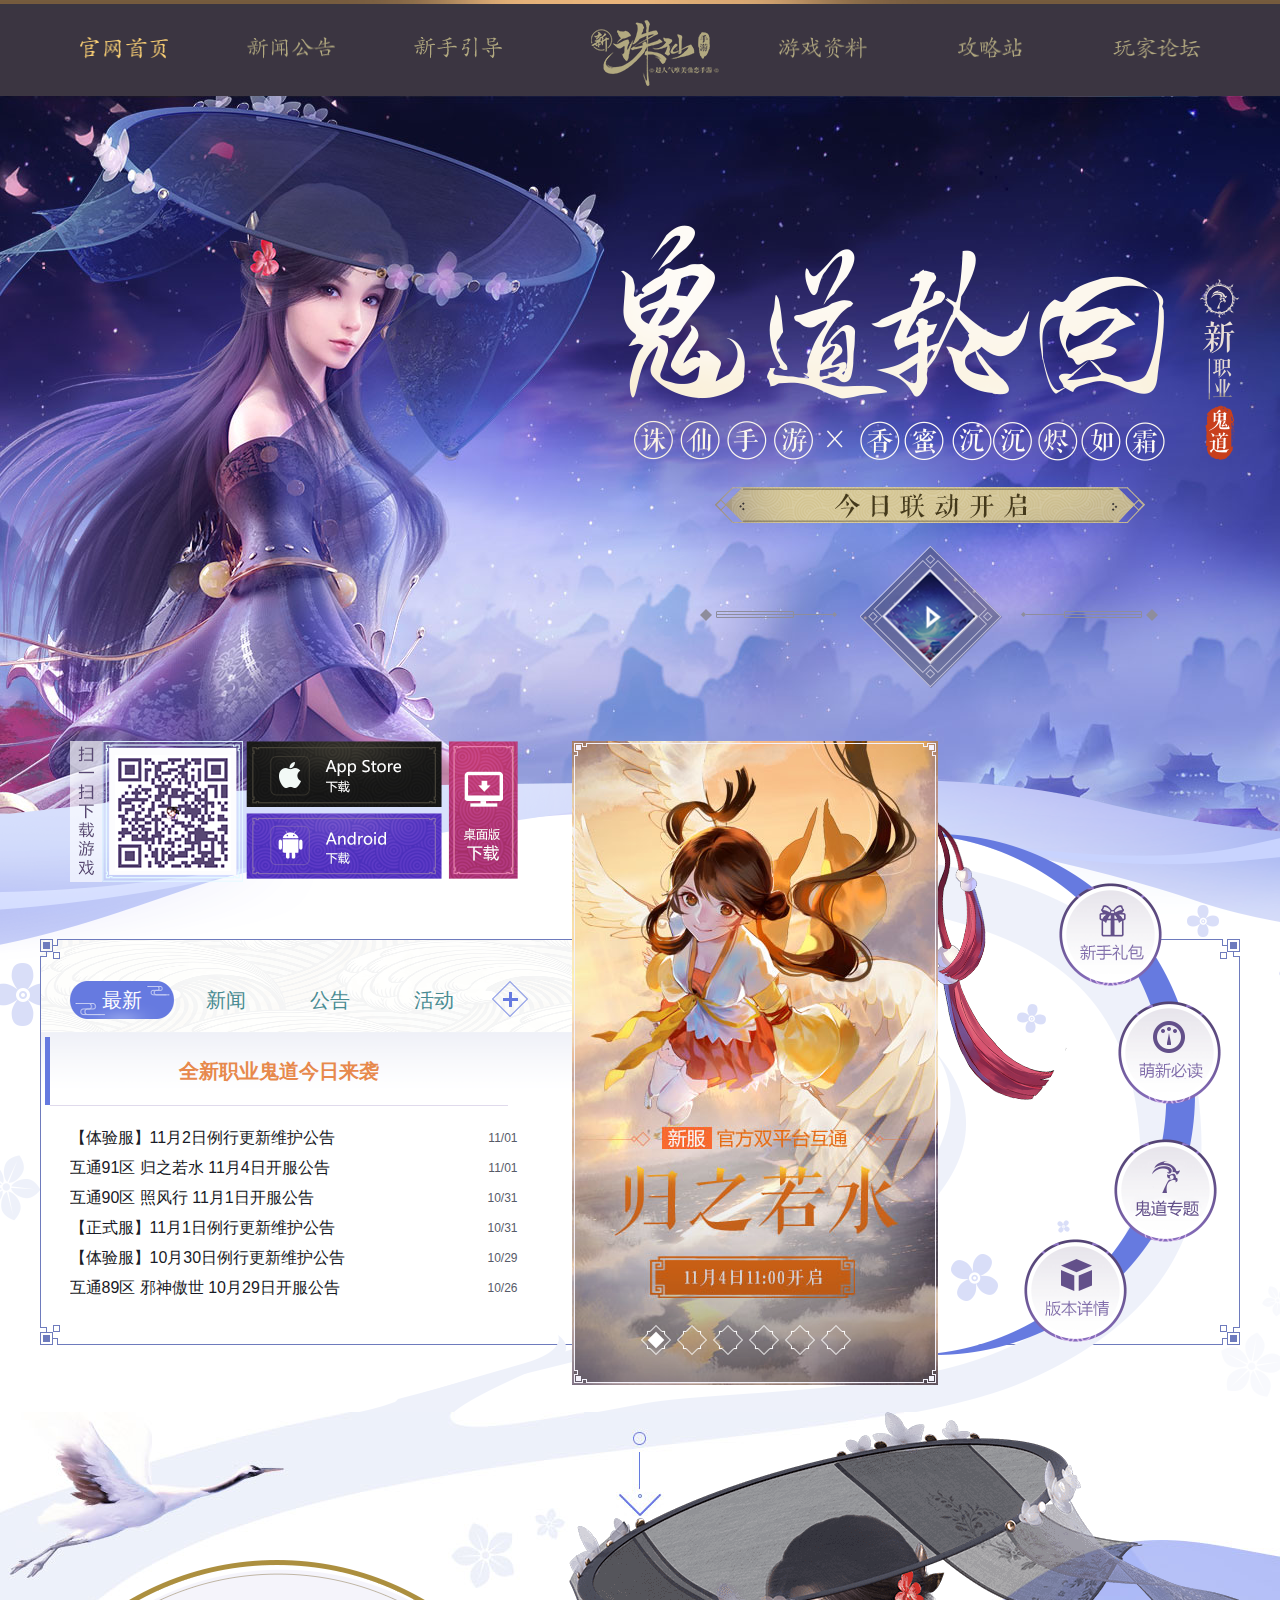
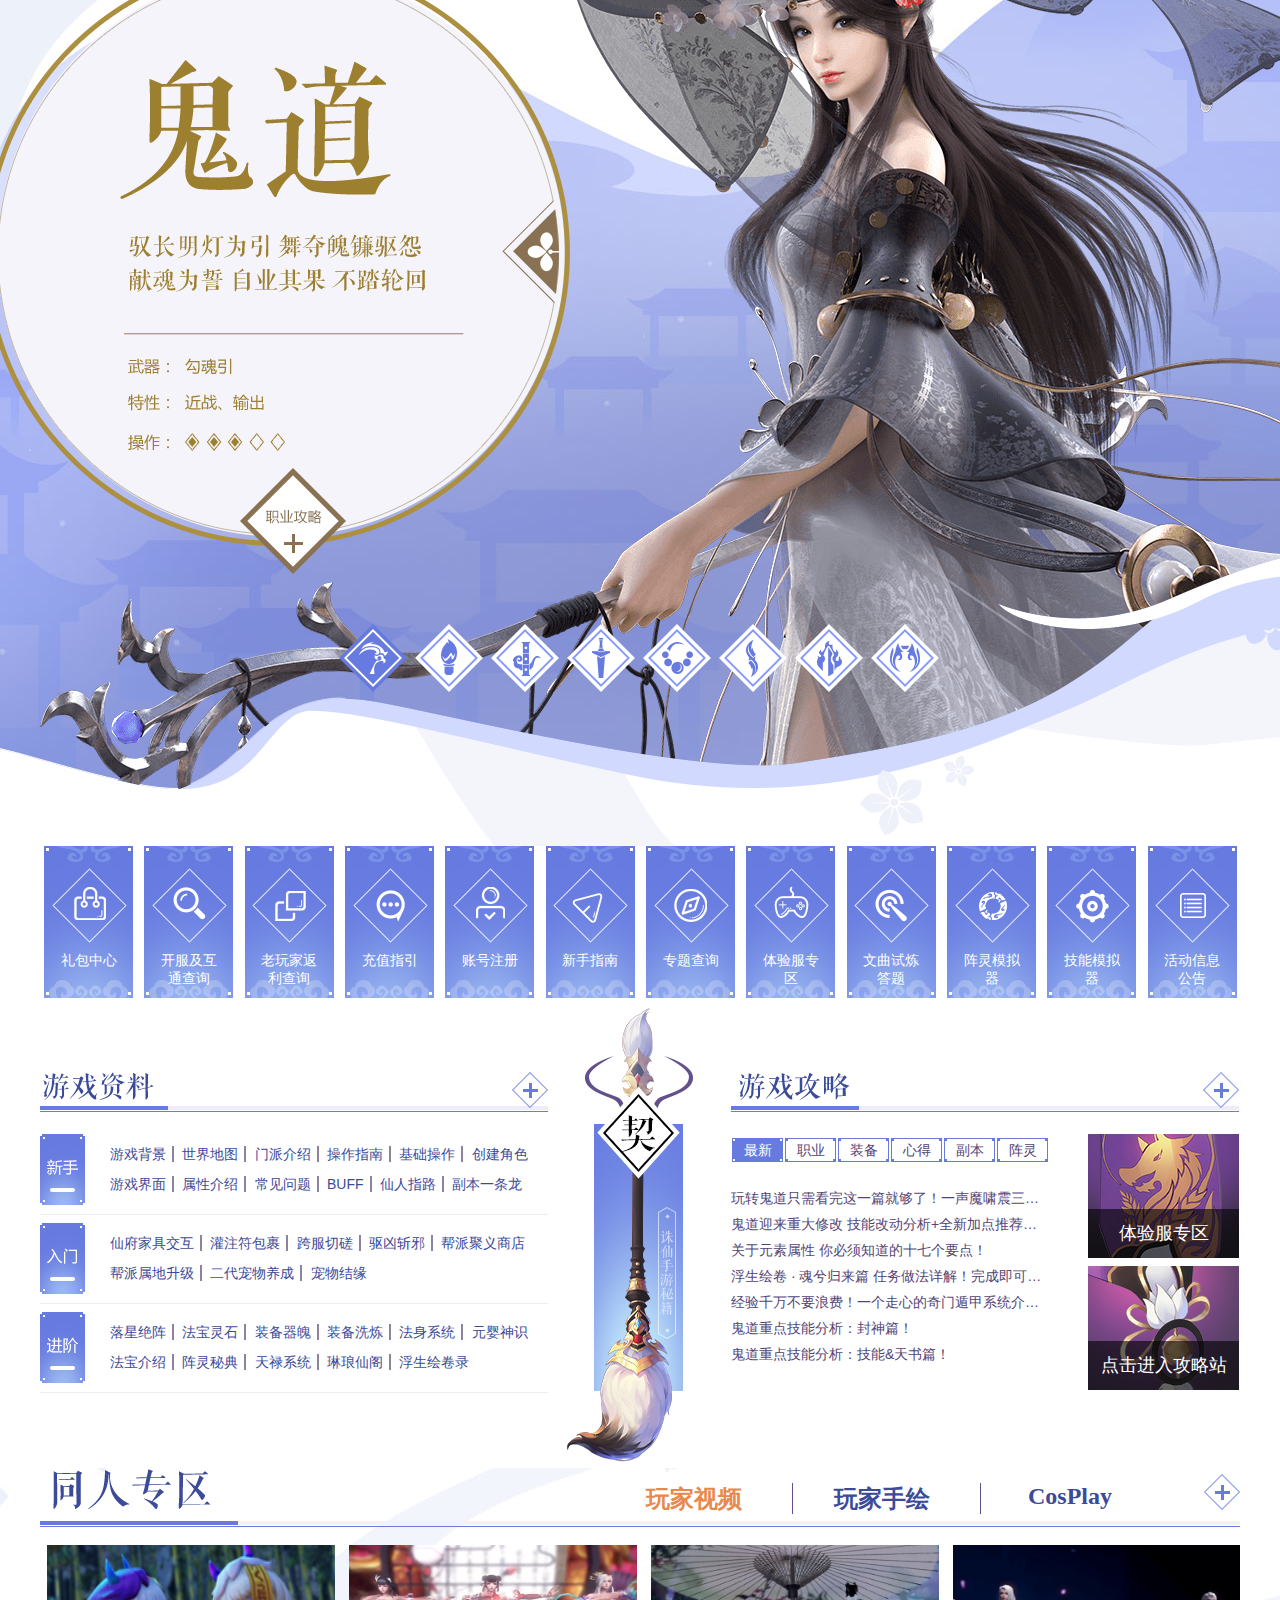
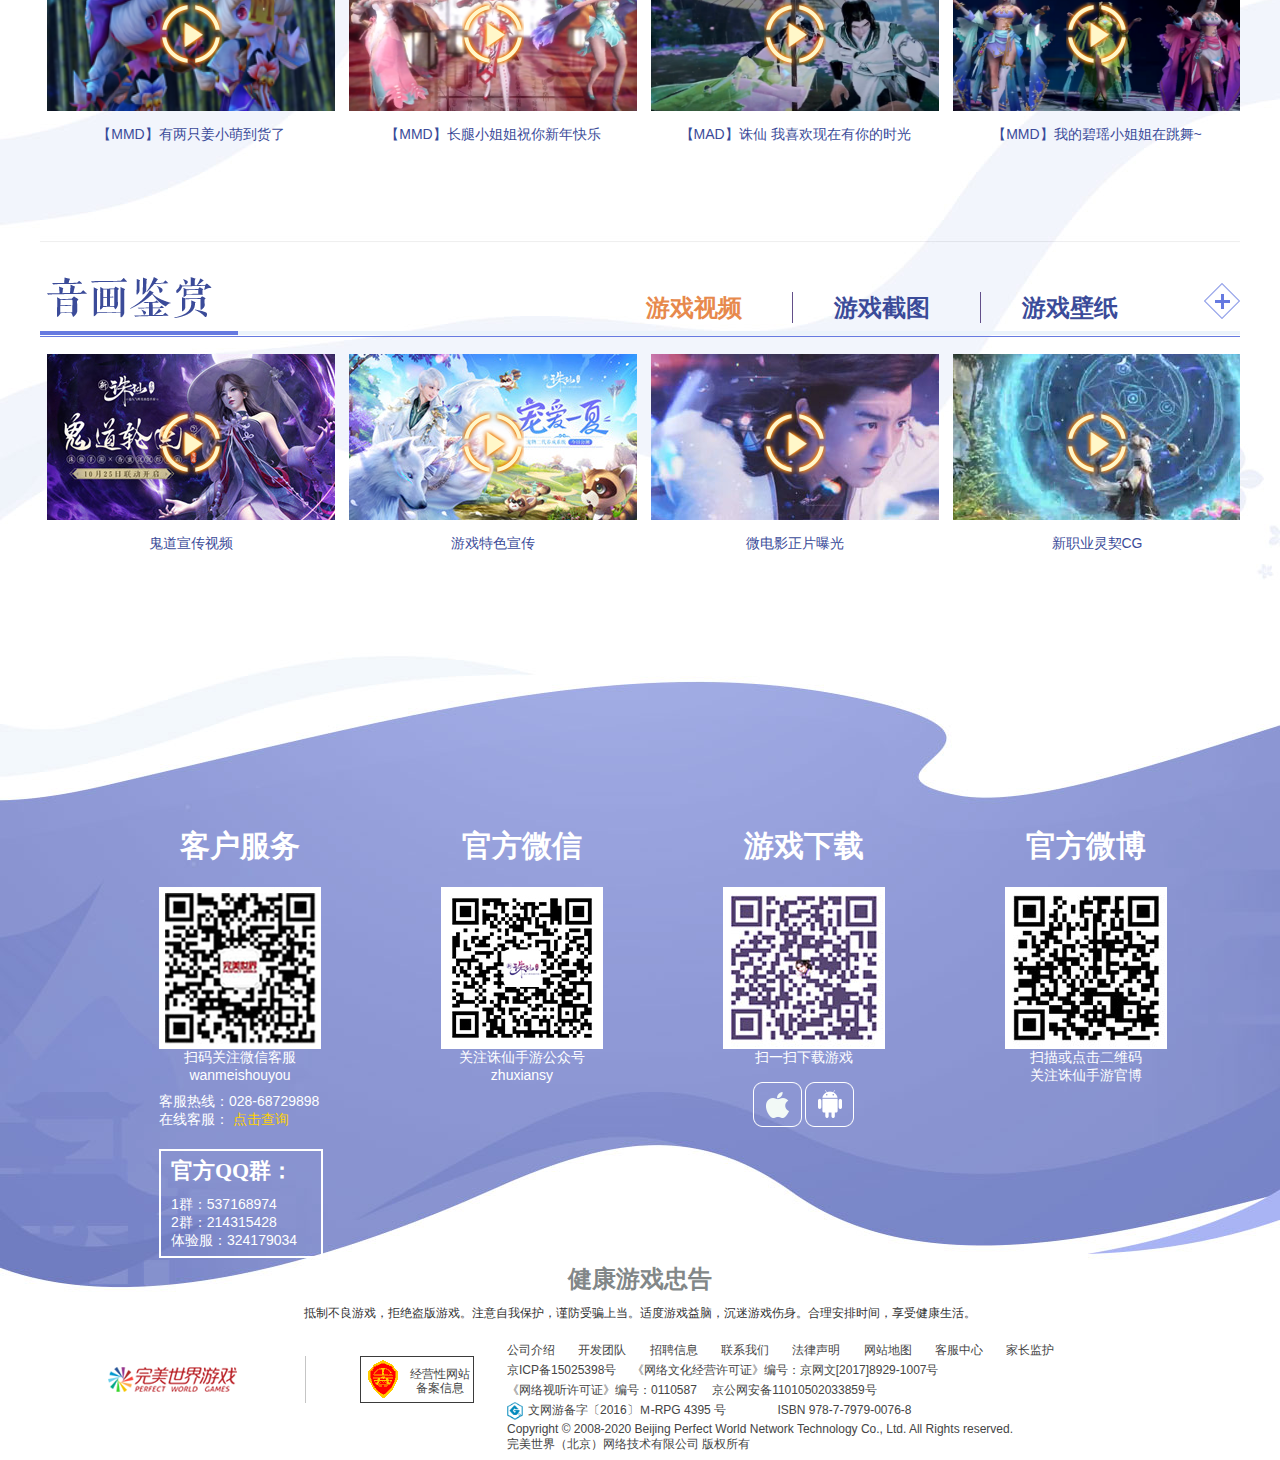
<file: index.html>
<!DOCTYPE html>
<html lang="en">
<head>
    <meta charset="UTF-8">
    <title>
        新诛仙手游官方网站-鬼道轮回新版上线</title>
    <link rel="shortcut icon" type="image/x-icon" href="img/favicon.ico">
    <link rel="stylesheet" href="css/reset.css">
    <link rel="stylesheet" href="css/main.css">
    <link rel="stylesheet" href="css/animate.css">
    <script type="text/javascript" src="js/jquery.min.js"></script>
</head>
<body>
<header id="head"></header>
<article>
    <section class="section1">
        <div class="top">
            <img src="img/slogan.png" alt="" class="slogn">
        </div>
        <a href="" class="video-btn"></a>
        <div class="cont">
            <div class="inner">
                <!--====下载=====-->
                <div class="down-box">
                    <div class="ss-down">
                        <img src="img/erweima.png" alt="">
                    </div>
                    <div class="az-down">
                        <a href="" class="ios-down"></a>
                        <a href="" class="android-down"></a>
                    </div>
                    <a href="" class="desk-down"></a>
                </div>
                <!--======新闻====-->
                <div class="news">
                    <div class="news-tab">
                        <ul>
                            <li class="on">
                                最新
                            </li>
                            <li>
                                新闻
                            </li>
                            <li>
                                公告
                            </li>
                            <li>
                                活动
                            </li>
                        </ul>
                        <a href="" class="news-more"></a>
                    </div>
                    <div class="news-show">
                        <p>
                            <a href="">全新职业鬼道今日来袭</a>
                        </p>
                    </div>
                    <div class="news-list">
                        <ul class="on">
                            <li>
                                <span>11/01</span>
                                <a href="">【体验服】11月2日例行更新维护公告</a>
                            </li>
                            <li>
                                <span>11/01</span>
                                <a href="">互通91区
                                           归之若水
                                           11月4日开服公告</a>
                            </li>
                            <li>
                                <span>10/31</span>
                                <a href="">互通90区
                                           照风行
                                           11月1日开服公告</a>
                            </li>
                            <li>
                                <span>10/31</span>
                                <a href="">【正式服】11月1日例行更新维护公告</a>
                            </li>
                            <li>
                                <span>10/29</span>
                                <a href="">【体验服】10月30日例行更新维护公告</a>
                            </li>
                            <li>
                                <span>10/26</span>
                                <a href="">互通89区
                                           邪神傲世
                                           10月29日开服公告</a>
                            </li>
                        </ul>
                        <ul>
                            <li>
                                <span>10/29</span>
                                <a href="">【体验服】10月30日例行更新维护公告</a>
                            </li>
                            <li>
                                <span>10/25</span>
                                <a href="">鬼道酷炫游戏CG公布
                                           《诛仙手游》全新版本今日上线</a>
                            </li>
                            <li>
                                <span>10/25</span>
                                <a href="">鬼道职业震撼来袭
                                           诛仙手游携手硕美科打造专属耳机</a>
                            </li>
                            <li>
                                <span>10/19</span>
                                <a href="">《诛仙手游》X香蜜全新品牌联动
                                           电视剧隐藏剧情植入</a>
                            </li>
                            <li>
                                <span>10/19</span>
                                <a href="">艺气山直播&《诛仙手游》仙府装修大赛</a>
                            </li>
                            <li>
                                <span>10/18</span>
                                <a href="">​《诛仙手游》全新职业鬼道10月25日震撼来袭
                                           香蜜隐藏剧情联动开启！ </a>
                            </li>
                        </ul>
                        <ul>
                            <li>
                                <span>11/01</span>
                                <a href="">【体验服】11月2日例行更新维护公告</a>
                            </li>
                            <li>
                                <span>11/01</span>
                                <a href="">互通91区
                                           归之若水
                                           11月4日开服公告</a>
                            </li>
                            <li>
                                <span>10/31</span>
                                <a href="">互通90区
                                           照风行
                                           11月1日开服公告</a>
                            </li>
                            <li>
                                <span>10/31</span>
                                <a href="">【正式服】11月1日例行更新维护公告</a>
                            </li>
                            <li>
                                <span>10/26</span>
                                <a href="">互通89区
                                           邪神傲世
                                           10月29日开服公告</a>
                            </li>
                            <li>
                                <span>10/26</span>
                                <a href="">互通88区
                                           神鬼乱舞
                                           10月27日开服公告</a>
                            </li>
                        </ul>
                        <ul>
                            <li>
                                <span>10/24</span>
                                <a href="">缘聚诛仙
                                           老友回归享专属福利</a>
                            </li>
                            <li>
                                <span>10/11</span>
                                <a href="">新资料片“鬼道轮回”抢先登录体验服
                                           十一大活动同步开启</a>
                            </li>
                            <li>
                                <span>10/10</span>
                                <a href="">缘聚诛仙
                                           老友回归享专属福利</a>
                            </li>
                            <li>
                                <span>09/20</span>
                                <a href="">月照有缘一线牵
                                           晴云秋月共婵娟</a>
                            </li>
                            <li>
                                <span>09/19</span>
                                <a href="">诛仙手游首页古筝大赛获奖名单公布</a>
                            </li>
                            <li>
                                <span>09/05</span>
                                <a href="">缘聚诛仙
                                           老友回归享专属福利</a>
                            </li>
                        </ul>
                    </div>
                </div>
                <!--=====banner 轮播=====-->
                <div class="banner">
                    <a href="" class="ba-lianjie"></a>
                    <ul class="ba-list">
                        <li class="active">
                            <img src="img/10641541055332102.jpg" alt="">
                        </li>
                        <li>
                            <img src="img/10641540374793071.jpg" alt="">
                        </li>
                        <li>
                            <img src="img/10641540433543621.jpg" alt="">
                        </li>
                        <li>
                            <img src="img/10641540432166998.jpg" alt="">
                        </li>
                        <li>
                            <img src="img/10641520485736078.jpg" alt="">
                        </li>
                        <li>
                            <img src="img/10641541660064781.png" alt="">
                        </li>
                    </ul>
                    <ul class="ba-tab clear">
                        <li class="active">
                            <span></span>
                        </li>
                        <li>
                            <span></span>
                        </li>
                        <li>
                            <span></span>
                        </li>
                        <li>
                            <span></span>
                        </li>
                        <li>
                            <span></span>
                        </li>
                        <li>
                            <span></span>
                        </li>
                    </ul>
                </div>
                <!--=====链接======-->
                <div class="hot-link">
                    <a href="" class="hot-l1">
                        <div class="pic1">
                            <img src="img/hotlink01.png" alt="">
                        </div>
                        <div class="pic2">
                            <img src="img/hotlink01_h.png" alt="">
                        </div>
                    </a>
                    <a href="yindao.html" target="_blank" class="hot-l2">
                        <div class="pic1">
                            <img src="img/hotlink02.png" alt="">
                        </div>
                        <div class="pic2">
                            <img src="img/hotlink02_h.png" alt="">
                        </div>
                    </a>
                    <a href="gdzt.html" target="_blank" class="hot-l3">
                        <div class="pic1">
                            <img src="img/hotlink05.png" alt="">
                        </div>
                        <div class="pic2">
                            <img src="img/hotlink05_h.png" alt="">
                        </div>
                    </a>
                    <a href="" class="hot-l4">
                        <div class="pic1">
                            <img src="img/hotlink04.png" alt="">
                        </div>
                        <div class="pic2">
                            <img src="img/hotlink04_h.png" alt="">
                        </div>
                    </a>
                </div>
            </div>
        </div>
    </section>
    <section class="section2">
        <div class="bo-bg"></div>
        <div class="inner">
            <ul class="rw-tab">
                <li class="rw-tab1 active">
                    <span></span>
                </li>
                <li class="rw-tab2">
                    <span></span>
                </li>
                <li class="rw-tab3">
                    <span></span>
                </li>
                <li class="rw-tab4">
                    <span></span>
                </li>
                <li class="rw-tab5">
                    <span></span>
                </li>
                <li class="rw-tab6">
                    <span></span>
                </li>
                <li class="rw-tab7">
                    <span></span>
                </li>
                <li class="rw-tab8">
                    <span></span>
                </li>
            </ul>
            <ul class="rw-list">
                <li class="active">
                    <div class="job-bg"></div>
                    <a href="" class="job-btn"></a>
                    <img src="img/job_gd_tx01.png" alt="" class="job1  animated bounceInDown">
                    <img src="img/job_gd_tx02.png" alt="" class="job2  animated bounceInUp">
                    <img src="img/job_gd.png" alt="" class="rw animated bounceInRight">
                </li>
                <li>
                    <div class="job-bg"></div>
                    <a href="" class="job-btn"></a>
                    <img src="img/job_lq_tx01.png" alt="" class="job1  animated bounceInDown">
                    <img src="img/job_lq_tx02.png" alt="" class="job2  animated bounceInUp">
                    <img src="img/job_lq.png" alt="" class="rw animated bounceInRight">
                </li>
                <li>
                    <div class="job-bg"></div>
                    <a href="" class="job-btn"></a>
                    <img src="img/job_ym_tx01.png" alt="" class="job1  animated bounceInDown">
                    <img src="img/job_ym_tx02.png" alt="" class="job2  animated bounceInUp">
                    <img src="img/job_ym.png" alt="" class="rw animated bounceInRight">
                </li>
                <li>
                    <div class="job-bg"></div>
                    <a href="" class="job-btn"></a>
                    <img src="img/job_qy_tx01.png" alt="" class="job1  animated bounceInDown">
                    <img src="img/job_qy_tx02.png" alt="" class="job2  animated bounceInUp">
                    <img src="img/job_qy.png" alt="" class="rw animated bounceInRight">
                </li>
                <li>
                    <div class="job-bg"></div>
                    <a href="" class="job-btn"></a>
                    <img src="img/job_ty_tx01.png" alt="" class="job1  animated bounceInDown">
                    <img src="img/job_ty_tx02.png" alt="" class="job2  animated bounceInUp">
                    <img src="img/job_ty.png" alt="" class="rw animated bounceInRight">
                </li>
                <li>
                    <div class="job-bg"></div>
                    <a href="" class="job-btn"></a>
                    <img src="img/job_gw_tx01.png" alt="" class="job1  animated bounceInDown">
                    <img src="img/job_gw_tx02.png" alt="" class="job2  animated bounceInUp">
                    <img src="img/job_gw.png" alt="" class="rw animated bounceInRight">
                </li>
                <li>
                    <div class="job-bg"></div>
                    <a href="" class="job-btn"></a>
                    <img src="img/job_fx_tx01.png" alt="" class="job1  animated bounceInDown">
                    <img src="img/job_fx_tx02.png" alt="" class="job2  animated bounceInUp">
                    <img src="img/job_fx.png" alt="" class="rw animated bounceInRight">
                </li>
                <li>
                    <div class="job-bg"></div>
                    <a href="" class="job-btn"></a>
                    <img src="img/job_hh_tx01.png" alt="" class="job1  animated bounceInDown">
                    <img src="img/job_hh_tx02.png" alt="" class="job2  animated bounceInUp">
                    <img src="img/job_hh.png" alt="" class="rw animated bounceInRight">
                </li>
            </ul>
        </div>
    </section>
    <section class="section3">
        <div class="inner">
            <div class="top-box">
                <a href="" class="top1">
                    <span class="tb"></span>
                    <p>
                        礼包中心</p>
                    <span class="bg"></span>
                </a>
                <a href="" class="top2">
                    <span class="tb"></span>
                    <p>
                        开服及互通查询</p>
                    <span class="bg"></span>
                </a>
                <a href="" class="top3">
                    <span class="tb"></span>
                    <p>
                        老玩家返利查询</p>
                    <span class="bg"></span>
                </a>
                <a href="" class="top4">
                    <span class="tb"></span>
                    <p>
                        充值指引</p>
                    <span class="bg"></span>
                </a>
                <a href="" class="top5">
                    <span class="tb"></span>
                    <p>
                        账号注册</p>
                    <span class="bg"></span>
                </a>
                <a href="" class="top6">
                    <span class="tb"></span>
                    <p>
                        新手指南</p>
                    <span class="bg"></span>
                </a>
                <a href="" class="top7">
                    <span class="tb"></span>
                    <p>
                        专题查询</p>
                    <span class="bg"></span>
                </a>
                <a href="" class="top8">
                    <span class="tb"></span>
                    <p>
                        体验服专区</p>
                    <span class="bg"></span>
                </a>
                <a href="" class="top9">
                    <span class="tb"></span>
                    <p>
                        文曲试炼答题</p>
                    <span class="bg"></span>
                </a>
                <a href="" class="top10">
                    <span class="tb"></span>
                    <p>
                        阵灵模拟器</p>
                    <span class="bg"></span>
                </a>
                <a href="" class="top11">
                    <span class="tb"></span>
                    <p>
                        技能模拟器</p>
                    <span class="bg"></span>
                </a>
                <a href="" class="top12">
                    <span class="tb"></span>
                    <p>
                        活动信息公告</p>
                    <span class="bg"></span>
                </a>
            </div>
            <div class="bottom-box clear">
                <!--游戏资料-->
                <div class="game-info">
                    <div class="game-info-tit">
                        <a href="" class="more"></a>
                    </div>
                    <div class="info-box">
                        <div class="new"></div>
                        <div class="list">
                            <ul>
                                <li>
                                    <a href="">游戏背景</a>
                                    <a href="">世界地图</a>
                                    <a href="">门派介绍</a>
                                    <a href="">操作指南</a>
                                    <a href="">基础操作</a>
                                    <a href="" class="last">创建角色</a>
                                </li>
                                <li>
                                    <a href=" ">游戏界面</a>
                                    <a href=" ">属性介绍</a>
                                    <a href=" ">常见问题</a>
                                    <a href=" ">BUFF</a>
                                    <a href=" ">仙人指路</a>
                                    <a href=" " class="last">副本一条龙</a>
                                </li>
                            </ul>
                        </div>
                    </div>
                    <div class="info-box">
                        <div class="rumen"></div>
                        <div class="list">
                            <ul>
                                <li>
                                    <a href=" ">仙府家具交互</a>
                                    <a href=" ">灌注符包裹</a>
                                    <a href=" ">跨服切磋</a>
                                    <a href=" ">驱凶斩邪</a>
                                    <a href=" " class="last">帮派聚义商店</a>
                                </li>
                                <li>
                                    <a href=" ">帮派属地升级</a>
                                    <a href=" ">二代宠物养成</a>
                                    <a href=" " class="last">宠物结缘</a>
                                </li>
                            </ul>
                        </div>
                    </div>
                    <div class="info-box">
                        <div class="jinjie"></div>
                        <div class="list">
                            <ul>
                                <li>
                                    <a href=" ">落星绝阵</a>
                                    <a href=" ">法宝灵石</a>
                                    <a href=" ">装备器魄</a>
                                    <a href=" ">装备洗炼</a>
                                    <a href=" ">法身系统</a>
                                    <a href=" " class="last">元婴神识</a>
                                </li>
                                <li>
                                    <a href=" ">法宝介绍</a>
                                    <a href=" ">阵灵秘典</a>
                                    <a href=" ">天禄系统</a>
                                    <a href=" ">琳琅仙阁</a>
                                    <a href=" " class="last">浮生绘卷录</a>
                                </li>
                            </ul>
                        </div>
                    </div>
                </div>
                <!--灵契-->
                <div class="lingqi"></div>
                <!--游戏攻略-->
                <div class="game-tip">
                    <div class="game-tip-tit">
                        <a href="" class="more"></a>
                    </div>
                    <div class="game-tip-new">
                        <div class="game-tab">
                            <ul>
                                <li class="on">
                                    最新
                                </li>
                                <li>
                                    职业
                                </li>
                                <li>
                                    装备
                                </li>
                                <li>
                                    心得
                                </li>
                                <li>
                                    副本
                                </li>
                                <li>
                                    阵灵
                                </li>
                            </ul>
                        </div>
                        <div class="game-list">
                            <ul class="on">
                                <li>
                                    <a href=" ">玩转鬼道只需看完这一篇就够了！一声魔啸震三界
                                                十万神佛遁西天！ </a>
                                </li>
                                <li>
                                    <a href=" ">鬼道迎来重大修改
                                                技能改动分析+全新加点推荐一并奉上！</a>
                                </li>
                                <li>
                                    <a href=" ">关于元素属性
                                                你必须知道的十七个要点！ </a>
                                </li>
                                <li>
                                    <a href=" ">浮生绘卷
                                                ·
                                                魂兮归来篇
                                                任务做法详解！完成即可获得“凤凰灯”&“如律令”！ </a>
                                </li>
                                <li>
                                    <a href=" ">经验千万不要浪费！一个走心的奇门遁甲系统介绍！ </a>
                                </li>
                                <li>
                                    <a href=" ">鬼道重点技能分析：封神篇！ </a>
                                </li>
                                <li>
                                    <a href=" ">鬼道重点技能分析：技能&天书篇！ </a>
                                </li>
                            </ul>
                            <ul>
                                <li>
                                    <a href=" ">玩转鬼道只需看完这一篇就够了！一声魔啸震三界
                                                十万神佛遁西天！ </a>
                                </li>
                                <li>
                                    <a href=" ">鬼道迎来重大修改
                                                技能改动分析+全新加点推荐一并奉上！</a>
                                </li>
                                <li>
                                    <a href=" ">鬼道重点技能分析：封神篇！ </a>
                                </li>
                                <li>
                                    <a href=" ">鬼道重点技能分析：技能&天书篇！ </a>
                                </li>
                                <li>
                                    <a href=" ">PK进阶教程！所谓长手短腿
                                                各门派攻击距离详解！ </a>
                                </li>
                                <li>
                                    <a href=" ">【如何克制鬼王】教你一个打鬼王的特殊减速流打法！ </a>
                                </li>
                                <li>
                                    <a href=" ">气血并非关键？没人敢忽视的极限自爆青云详解！ </a>
                                </li>
                            </ul>
                            <ul>
                                <li>
                                    <a href=" ">真仙or散仙难以取舍？这份器魄数据分析告诉你该不该换！</a>
                                </li>
                                <li>
                                    <a href=" ">洗炼天命和属性如何选择？超值性价比分析！ </a>
                                </li>
                                <li>
                                    <a href=" ">道法提升新途径：装备器魄系统详细介绍！ </a>
                                </li>
                                <li>
                                    <a href=" ">从零开始学雕琢：学会这个
                                                上60就是这么简单！ </a>
                                </li>
                                <li>
                                    <a href=" ">雕琢冲击52的实用技巧——雪花飘特效来袭！ </a>
                                </li>
                                <li>
                                    <a href=" ">性价比分析，洗练天命和属性如何选择</a>
                                </li>
                                <li>
                                    <a href=" ">带你了解全新玩法--装备洗炼及天命系统</a>
                                </li>
                            </ul>
                            <ul>
                                <li>
                                    <a href=" ">阵灵炼灵的秘密！你还在为洗到五星炼灵而满足么？ </a>
                                </li>
                                <li>
                                    <a href=" ">全新极限暴伤减免阵灵搭配
                                                各阶段高中低搭配推荐！ </a>
                                </li>
                                <li>
                                    <a href=" ">六大新阵灵
                                                7种属性搭配随心任选！ </a>
                                </li>
                                <li>
                                    <a href=" ">六大新阵灵情缘属性一览
                                                最佳阵灵搭配推荐</a>
                                </li>
                                <li>
                                    <a href=" ">双阵法时代来袭，你准备好了吗？</a>
                                </li>
                                <li>
                                    <a href=" ">九大新阵灵属性情缘曝光
                                                推荐搭配一览！</a>
                                </li>
                                <li>
                                    <a href=" ">九个新阵灵的获取方式及搭配推荐！</a>
                                </li>
                            </ul>
                            <ul>
                                <li>
                                    <a href=" ">浮生绘卷
                                                ·
                                                魂兮归来篇
                                                任务做法详解！完成即可获得“凤凰灯”
                                                &“如律令”！ </a>
                                </li>
                                <li>
                                    <a href=" ">经验千万不要浪费！一个走心的奇门遁甲系统介绍！ </a>
                                </li>
                                <li>
                                    <a href=" ">单攻单防、单攻多防、多攻多防
                                                星魂三搭配全方案详解！</a>
                                </li>
                                <li>
                                    <a href=" ">打破同道法PK僵局！星魂第三页与元素攻击详解！</a>
                                </li>
                                <li>
                                    <a href=" ">王者争霸对战形式大变
                                                二代宠物觉醒技将起决定作用！</a>
                                </li>
                                <li>
                                    <a href=" ">对战追不上？不要慌！罗盘快速毕业教程奉上！ </a>
                                </li>
                                <li>
                                    <a href=" ">如何判断该不该传承？二代宠物品质鉴定公式奉上！ </a>
                                </li>
                            </ul>
                            <ul>
                                <li>
                                    <a href=" ">关于元素属性
                                                你必须知道的十七个要点！ </a>
                                </li>
                                <li>
                                    <a href=" ">封神之后的重点！法身升级与附灵技巧！ </a>
                                </li>
                                <li>
                                    <a href=" ">必备宝典：全阵灵获取方式及秘典等级统计！ </a>
                                </li>
                                <li>
                                    <a href=" ">从没见过这种亲亲方式？诛仙新时尚：转圈圈根本停不下来！ </a>
                                </li>
                                <li>
                                    <a href=" ">道法高却打不过？是你属性堆错了！全门派属性推荐！ </a>
                                </li>
                                <li>
                                    <a href=" ">琳琅仙阁榜优化！心心念念的凤凰装来了，你约不约？ </a>
                                </li>
                                <li>
                                    <a href=" ">快速拿奖励必看小技巧！一起来泡温泉听歌会！ </a>
                                </li>
                            </ul>
                        </div>
                    </div>
                    <div class="gt-box">
                        <div class="tyf">
                            <img src="img/gonglue_btn.jpg" alt="">
                            <div class="mask">
                                体验服专区
                            </div>
                            <a href=""></a>
                        </div>
                        <div class="glz">
                            <img src="img/tiyan_btn.jpg" alt="">
                            <div class="mask">
                                点击进入攻略站
                            </div>
                            <a href=""></a>
                        </div>
                    </div>
                </div>
            </div>
        </div>
    </section>
    <section class="section4">
        <div class="inner">
            <!--同人专区-->
            <div class="tore zhqu">
                <div class="tore-top">
                    <div class="zhqu-tab">
                        <ul class="clear">
                            <li class="on">
                                玩家视频
                            </li>
                            <li>
                                玩家手绘
                            </li>
                            <li class="last">
                                CosPlay
                            </li>
                        </ul>
                    </div>
                    <div class="more"></div>
                </div>
                <div class="zhqu-cont">
                    <div class="box">
                        <ul class="shp clear">
                            <li>
                                <img src="img/10641493695274431.png" alt="">
                                <p>
                                    【MMD】有两只姜小萌到货了</p>
                                <a href="">
                                    <span></span>
                                    <em></em>
                                </a>
                            </li>
                            <li>
                                <img src="img/10641490353872597.png" alt="">
                                <p>
                                    【MMD】长腿小姐姐祝你新年快乐</p>
                                <a href="">
                                    <span></span>
                                    <em></em>
                                </a>
                            </li>
                            <li>
                                <img src="img/10641490353873129.png" alt="">
                                <p>
                                    【MAD】诛仙
                                    我喜欢现在有你的时光</p>
                                <a href="">
                                    <span></span>
                                    <em></em>
                                </a>
                            </li>
                            <li>
                                <img src="img/10641490353872978.png" alt="">
                                <p>
                                    【MMD】我的碧瑶小姐姐在跳舞~</p>
                                <a href="">
                                    <span></span>
                                    <em></em>
                                </a>
                            </li>
                        </ul>
                        <ul class="tu clear">
                            <li>
                                <div class="img">
                                    <img src="img/10641520574796273.jpg">
                                </div>
                                <p>
                                    银色骐骥：朵一与鹿</p>
                                <a href=" "></a>
                            </li>
                            <li>
                                <div class="img">
                                    <img src="img/tongren_img02.jpg">
                                </div>
                                <p>
                                    涂鸦王国获奖作品
                                    推荐奖（第一）</p>
                                <a href=" "></a>
                            </li>
                            <li>
                                <div class="img">
                                    <img src="img/tongren_img03.jpg">
                                </div>
                                <p>
                                    涂鸦王国获奖作品
                                    推荐奖（第二）</p>
                                <a href=" "></a>
                            </li>
                            <li>
                                <div class="img">
                                    <img src="img/tongren_img01.jpg">
                                </div>
                                <p>
                                    涂鸦王国获奖作品
                                    推荐奖（第三）</p>
                                <a href=" "></a>
                            </li>
                        </ul>
                        <ul class="tu clear">
                            <li>
                                <div>
                                    <img src="img/10641520576653989.jpg">
                                </div>
                                <p>
                                    不羡鸳鸯
                                    不羡仙</p>
                                <a href=" "></a>
                            </li>
                            <li>
                                <div>
                                    <img src="img/10641520576616473.jpg">
                                </div>
                                <p>
                                    一只小金鱼</p>
                                <a href=" "></a>
                            </li>
                            <li>
                                <div>
                                    <img src="img/10641520576616591.jpg">
                                </div>
                                <p>
                                    雀之灵</p>
                                <a href=" "></a>
                            </li>
                            <li>
                                <div>
                                    <img src="img/10641520576616720.jpg">
                                </div>
                                <p>
                                    洛花逸尘-不羡仙</p>
                                <a href=" "></a>
                            </li>
                        </ul>
                    </div>
                </div>
            </div>
            <!--音画鉴赏-->
            <div class="yihu zhqu">
                <div class="yihu-top">
                    <div class="zhqu-tab">
                        <ul>
                            <li class="on">
                                游戏视频
                            </li>
                            <li>
                                游戏截图
                            </li>
                            <li class="last">
                                游戏壁纸
                            </li>
                        </ul>
                    </div>
                    <div class="more"></div>
                </div>
                <div class="zhqu-cont">
                    <div class="box">
                        <ul class="shp clear">
                            <li>
                                <img src="img/10641540348714467.jpg" title="鬼道宣传视频">
                                <p>
                                    鬼道宣传视频</p>
                                <a href=" ">
                                    <span></span>
                                    <em></em>
                                </a>
                            </li>
                            <li>
                                <img src="img/10641533731633325.jpg" title="游戏特色宣传">
                                <p>
                                    游戏特色宣传</p>
                                <a href=" ">
                                    <span></span>
                                    <em></em>
                                </a>
                            </li>
                            <li>
                                <img src="img/10641522221513444.jpg" title="微电影正片曝光">
                                <p>
                                    微电影正片曝光</p>
                                <a href=" ">
                                    <span></span>
                                    <em></em>
                                </a>
                            </li>
                            <li>
                                <img src="img/10641522221472548.jpg" title="新职业灵契CG">
                                <p>
                                    新职业灵契CG</p>
                                <a href=" ">
                                    <span></span>
                                    <em></em>
                                </a>
                            </li>
                        </ul>
                        <ul class="tu clear">
                            <li>
                                <div class="img">
                                    <img src="img/10641520853093830.jpg" title="游戏截图">
                                </div>
                                <p>
                                    游戏截图</p>
                                <a href=" ">
                                </a>
                            </li>
                            <li>
                                <div class="img">
                                    <img src="img/10641520853094079.jpg" title="游戏截图">
                                </div>
                                <p>
                                    游戏截图</p>
                                <a href=" ">
                                </a>
                            </li>
                            <li>
                                <div class="img">
                                    <img src="img/10641520853094280.jpg" title="游戏截图">
                                </div>
                                <p>
                                    游戏截图</p>
                                <a href=" ">
                                </a>
                            </li>
                            <li>
                                <div class="img">
                                    <img src="img/10641520853094498.jpg" title="游戏截图">
                                </div>
                                <p>
                                    游戏截图</p>
                                <a href=" ">
                                </a>
                            </li>
                        </ul>
                        <ul class="tu clear">
                            <li>
                                <div class="img">
                                    <img src="img/10641520753279288.jpg" title="游戏壁纸">
                                </div>
                                <p>
                                    游戏壁纸</p>
                                <a href=" ">
                                </a>
                            </li>
                            <li>
                                <div class="img">
                                    <img src="img/10641520753279481.jpg" title="游戏壁纸">
                                </div>
                                <p>
                                    游戏壁纸</p>
                                <a href=" ">
                                </a>
                            </li>
                        </ul>
                    </div>
                </div>
            </div>
            <!--二维码-->
            <div class="code-box">
                <div class="code code1">
                    <h3>
                        客户服务</h3>
                    <div class="lo-img">
                        <img src="img/erweima01.jpg">
                    </div>
                    <p>
                        扫码关注微信客服</p>
                    <p>
                        wanmeishouyou</p>
                    <p class="dline"></p>
                    <p class="hot-line">
                        客服热线：028-68729898</p>
                    <p class="hot-line">
                        在线客服：
                        <a href=" ">点击查询</a>
                    </p>
                    <div class="qq-qun">
                        <h3>
                            官方QQ群：</h3>
                        <p>
                            1群：537168974</p>
                        <p>
                            2群：214315428</p>
                        <p>
                            体验服：324179034</p>
                    </div>
                </div>
                <div class="code code2">
                    <h3>
                        官方微信</h3>
                    <div class="lo-img">
                        <img src="img/erweima02.jpg">
                    </div>
                    <p>
                        关注诛仙手游公众号</p>
                    <p>
                        zhuxiansy</p>
                </div>
                <div class="code code3">
                    <h3>
                        游戏下载</h3>
                    <div class="lo-img">
                        <img src="img/erweima03.jpg">
                    </div>
                    <p>
                        扫一扫下载游戏</p>
                    <div class="download">
                        <a href=" " class="apple-down"></a>
                        <a href=" " class="android-down"></a>
                    </div>
                </div>
                <div class="code code4">
                    <h3>
                        官方微博</h3>
                    <div class="lo-img">
                        <img src="img/10641520762188847.jpg">
                    </div>
                    <p>
                        扫描或点击二维码</p>
                    <p>
                        关注诛仙手游官博</p>
                    <a href=" " class="wb-link"></a>
                </div>
            </div>
            <div class="health">
                <h1>
                    健康游戏忠告</h1>
                <p>
                    抵制不良游戏，拒绝盗版游戏。注意自我保护，谨防受骗上当。适度游戏益脑，沉迷游戏伤身。合理安排时间，享受健康生活。</p>
            </div>
        </div>
    </section>
</article>
<footer id="foot"></footer>
<script src="js/main.js"></script>
</body>
</html>
</file>
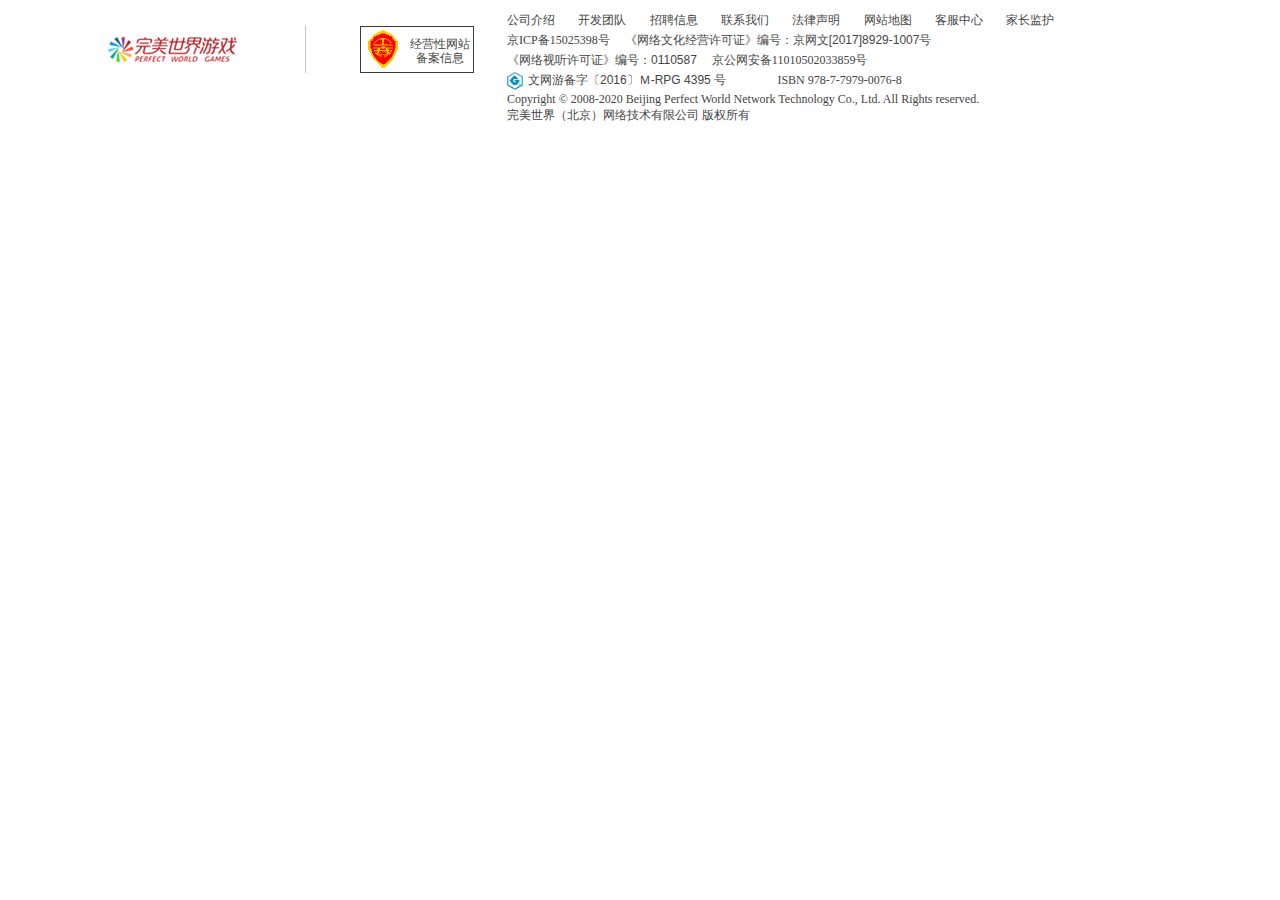
<file: footer.html>
<!DOCTYPE html>
<html lang="en">
<head>
    <meta charset="UTF-8">
    <title>新诛仙手游官方网站-鬼道轮回新版上线</title>
    <link rel="shortcut icon" type="image/x-icon" href="img/favicon.ico">
    <link rel="stylesheet" href="css/reset.css">
    <link rel="stylesheet" href="css/footer.css">
</head>
<body>
<footer>
<div class="inner">
    <a href="" class="h-wmsj"></a>
    <a href="" class="h-aqxx">
        经营性网站
        <br>
        备案信息
    </a>
    <div class="hyy h-list">
        <a href="">公司介绍</a>
        <a href="">开发团队</a>
        <a href="">招聘信息</a>
        <a href="">联系我们</a>
        <a href="">法律声明</a>
        <a href="">网站地图</a>
        <a href="">客服中心</a>
        <a href="">家长监护</a>
    </div>
    <div class="hyy h-whxk">
        京ICP备15025398号　
        <a href="">《网络文化经营许可证》编号：京网文[2017]8929-1007号</a>
    </div>
    <div class="hyy h-stxk">
        <a href="">《网络视听许可证》编号：0110587</a>
        　京公网安备11010502033859号
    </div>
    <div class="hyy h-wwby">
        <a href="">
            <img src="img/icon.png" alt="" style="float: left;width: 16px;margin-right: 5px;">
            文网游备字〔2016〕Ｍ-RPG 4395 号
        </a>
            ISBN 978-7-7979-0076-8
    </div>
    <div class="hyy h-bqsy">
        Copyright © 2008-2020 Beijing Perfect World Network Technology Co., Ltd. All Rights reserved.
        <br>
        完美世界（北京）网络技术有限公司 版权所有
    </div>
</div>
</footer>
</body>
</html>
</file>
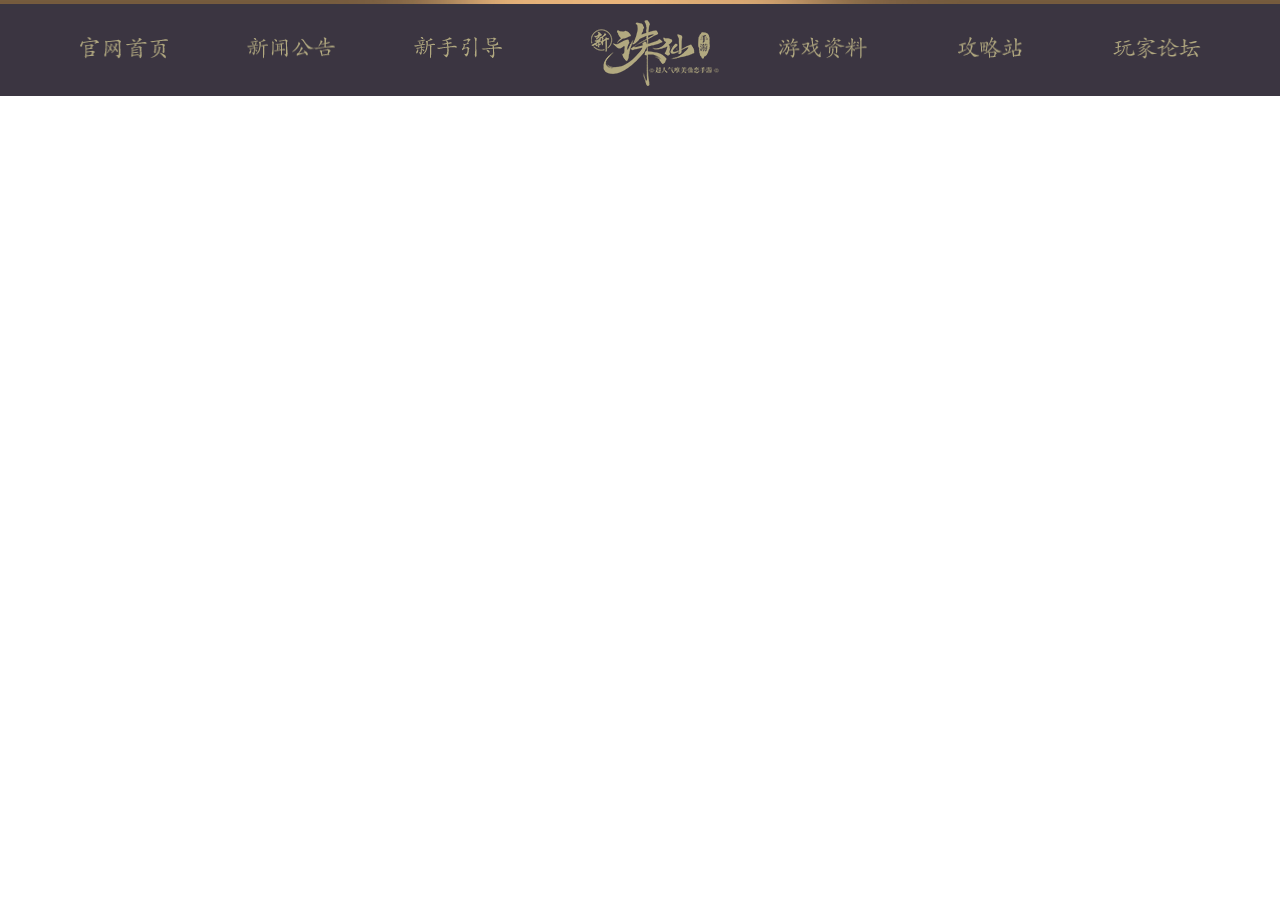
<file: header.html>
<!DOCTYPE html>
<html lang="en">
<head>
    <meta charset="UTF-8">
    <title>
        新诛仙手游官方网站-鬼道轮回新版上线</title>
    <link rel="shortcut icon" type="image/x-icon" href="img/favicon.ico">
    <link rel="stylesheet" href="css/reset.css">
    <link rel="stylesheet" href="css/header.css">
    <script type="text/javascript" src="js/jquery.min.js"></script>
</head>
<body>
<nav>
    <div class="inner">
        <ul class="clear">
            <li>
                <a href="index.html" target="_blank">
                    <img src="imgy/nav1-1.png" alt="" class="img1">
                    <img src="imgy/nav1-2.png" alt="" class="img2">
                </a>
            </li>
            <li>
                <a href="news.html" target="_blank">
                    <img src="imgy/nav2-1.png" alt="" class="img1">
                    <img src="imgy/nav2-2.png" alt="" class="img2">
                </a>
            </li>
            <li class="zhong">
                <a href="yindao.html" target="_blank">
                    <img src="imgy/nav3-1.png" alt="" class="img1">
                    <img src="imgy/nav3-2.png" alt="" class="img2">
                </a>
            </li>
            <li>
                <a href="gdzt.html" target="_blank">
                    <img src="imgy/nav4-1.png" alt="" class="img1">
                    <img src="imgy/nav4-2.png" alt="" class="img2">
                </a>
            </li>
            <li class="li5">
                <a href="yxgl.html" target="_blank">
                    <img src="imgy/nav5-1.png" alt="" class="img1">
                    <img src="imgy/nav5-2.png" alt="" class="img2">
                </a>
            </li>
            <li>
                <a href="bbxq.html" target="_blank">
                    <img src="imgy/nav6-1.png" alt="" class="img1">
                    <img src="imgy/nav6-2.png" alt="" class="img2">
                </a>
            </li>
        </ul>
        <img src="imgy/logo.png" alt="" class="logo">
    </div>
</nav>
<script>
    //导航栏
    $("nav li").hover(function () {

    }, function () {

    });
</script>
</body>
</html>
</file>
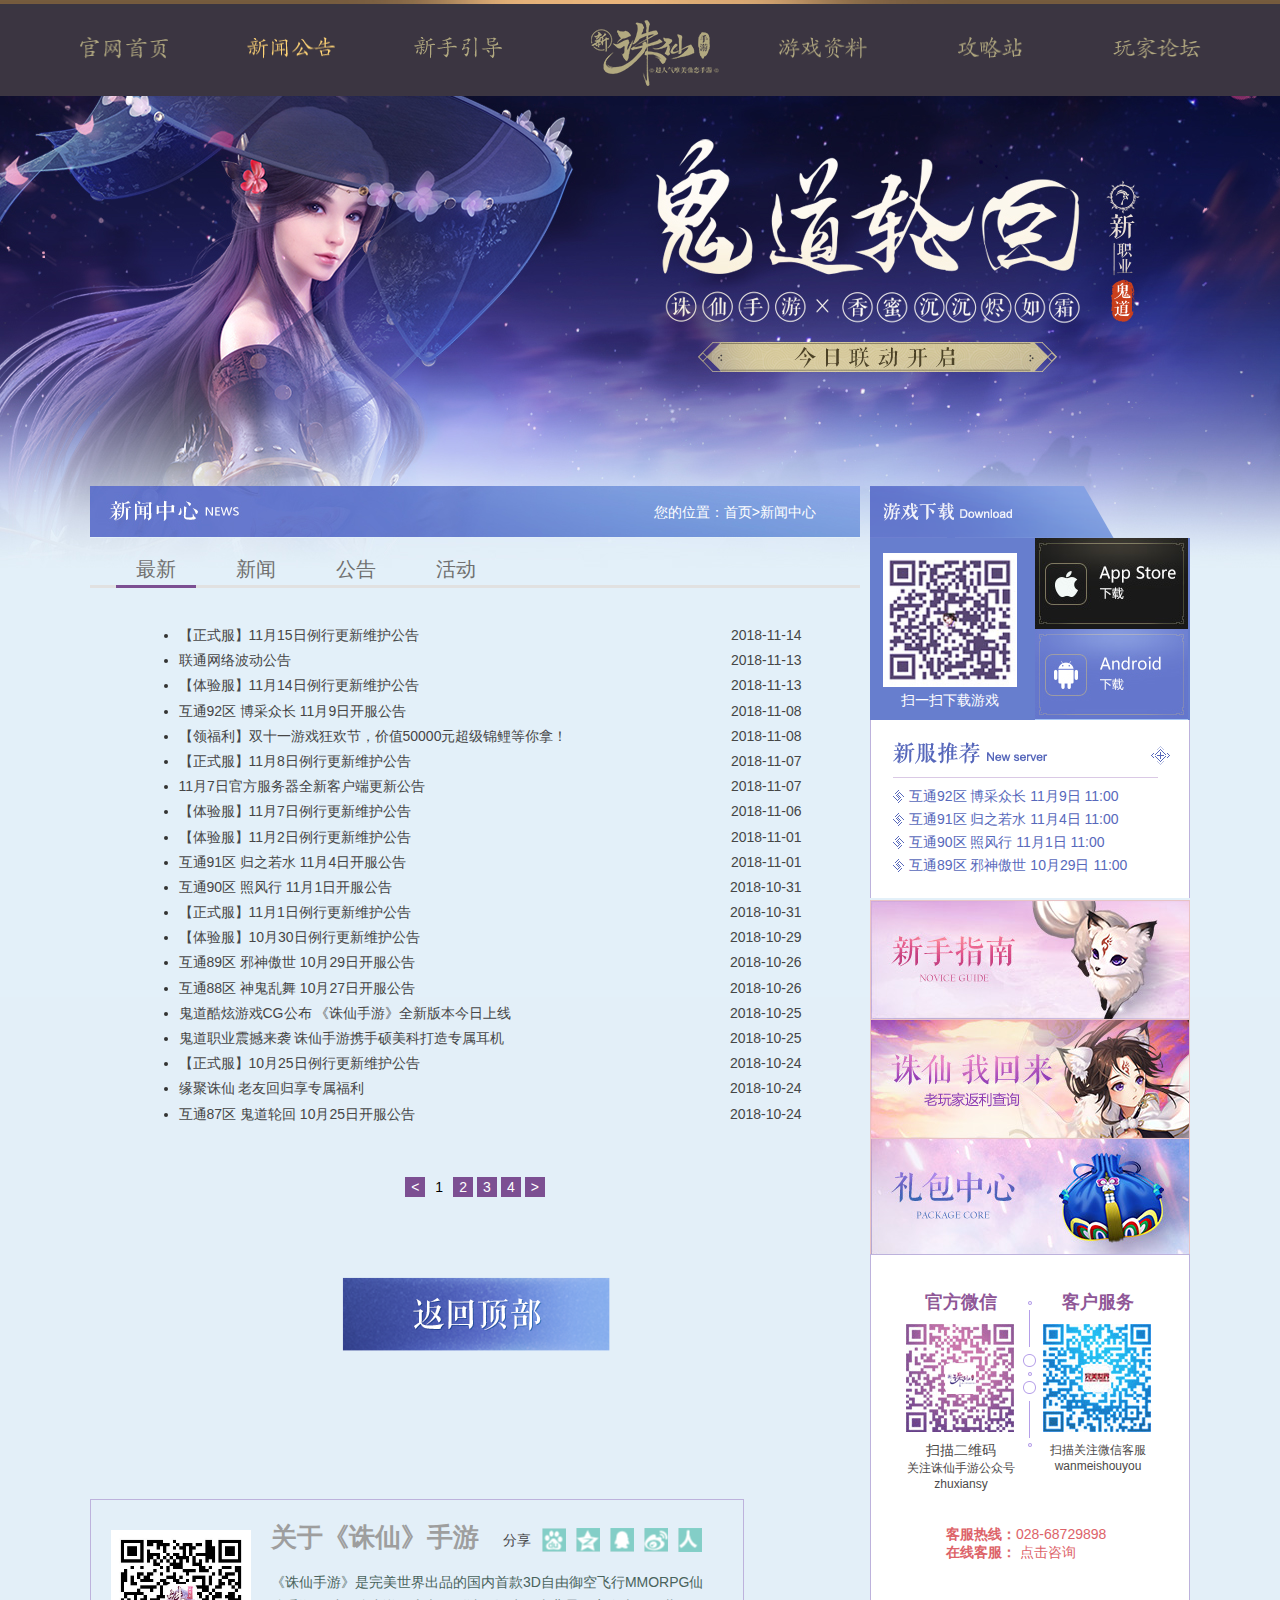
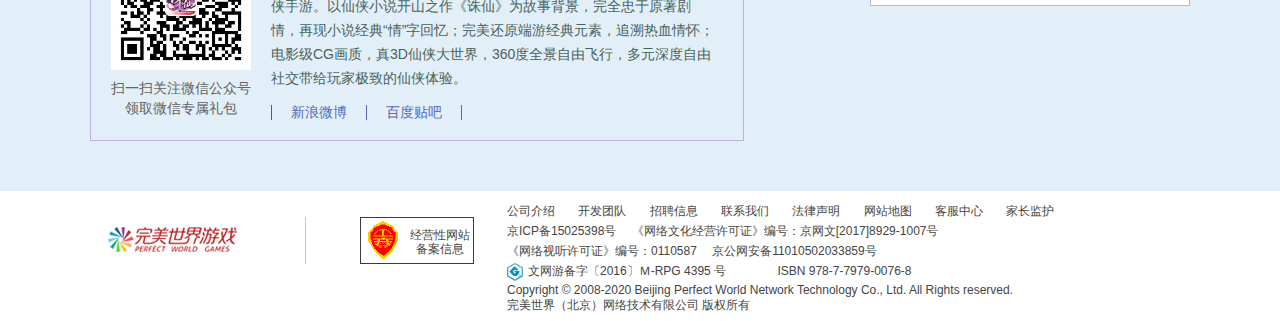
<file: news.html>
<!DOCTYPE html>
<html lang="en">
<head>
    <meta charset="UTF-8">
    <title>综合新闻 -
           新诛仙手游官方网站-鬼道轮回新版上线</title>
    <link rel="shortcut icon" type="image/x-icon" href="img/favicon.ico">
    <link rel="stylesheet" href="css/reset.css">
    <link rel="stylesheet" href="css/news.css">
    <script type="text/javascript" src="js/jquery.min.js"></script>
</head>
<body>
<header id="head"></header>
<article>
    <div class="inner">
        <div class="top"></div>
        <div class="content">
            <div class="left">
                <div class="xin-tit clear">
                    <div class="wz fr">
                        <span>您的位置：<a href="index.html">首页</a>&gt;新闻中心</span>
                    </div>
                </div>
                <div class="new-tab">
                    <div class="tab-nav">
                        <ul class="clear">
                            <li option="0" class="active">
                                最新
                            </li>
                            <li option="1">
                                新闻
                            </li>
                            <li option="2">
                                公告
                            </li>
                            <li option="3">
                                活动
                            </li>
                        </ul>
                    </div>
                </div>
                <div class="new-list">
                    <ul>
                        <!--<li>-->
                        <!--<a href="">互通93区 朝晖夕影 11月16日开服公告-->
                        <!--<span>2018-11-15</span>-->
                        <!--</a>-->
                        <!--</li>-->
                    </ul>
                </div>
                <div class="new-page">
                    <a href="#" class="prev">&lt;</a>
                    <span class="active" page="0">1</span>
                    <span page="1">2</span>
                    <span page="2">3</span>
                    <span page="3">4</span>
                    <a href="#" class="next">&gt;</a>
                </div>
                <div class="to-top">
                    <a href="#"></a>
                </div>
                <div class="news-bottom">
                    <h4>
                        关于《诛仙》手游</h4>
                    <div class="fx">
                        <span>分享</span>
                        <a href="#" class="fx-bd" title="分享到贴吧"></a>
                        <a href="#" class="fx-kj" title="分享到QQ空间"></a>
                        <a href="#" class="fx-tx" title="分享到腾讯微博"></a>
                        <a href="#" class="fx-wb" title="分享到微博"></a>
                        <a href="#" class="fx-rr" title="分享到人人网"></a>
                    </div>
                    <div class="wx-box">
                        <div class="wx-code">
                            <img src="img-n/qrcode.jpg" alt="《诛仙手游》官方网站 - 唯一正版手游">
                        </div>
                        <p>
                            扫一扫关注微信公众号<br>
                            领取微信专属礼包
                        </p>
                    </div>
                    <p class="wz-con">
                        《诛仙手游》是完美世界出品的国内首款3D自由御空飞行MMORPG仙侠手游。以仙侠小说开山之作《诛仙》为故事背景，完全忠于原著剧情，再现小说经典“情”字回忆；完美还原端游经典元素，追溯热血情怀；电影级CG画质，真3D仙侠大世界，360度全景自由飞行，多元深度自由社交带给玩家极致的仙侠体验。
                    </p>
                    <div class="target-list">
                        <a href="#">新浪微博</a>
                        <a href="#">百度贴吧</a>
                    </div>
                </div>
            </div>
            <div class="right">
                <div class="down">
                    <div class="d-tit"></div>
                    <div class="d-down">
                        <div class="code fl">
                            <img src="img-n/erweima03.jpg">
                            <p>
                                扫一扫下载游戏</p>
                        </div>
                        <a href=" " class="appstore"></a>
                        <a href=" " class="android"></a>
                    </div>
                    <div class="d-tuij">
                        <div class="item-tit">
                            <a href="" class="item-more"></a>
                        </div>
                        <div class="item-list">
                            <ul>
                                <li>
                                    <b></b>
                                    <a href=" " target="_blank">互通92区
                                                                博采众长
                                                                11月9日
                                                                11:00</a>
                                </li>
                                <li>
                                    <b></b>
                                    <a href=" " target="_blank">互通91区
                                                                归之若水
                                                                11月4日
                                                                11:00</a>
                                </li>
                                <li>
                                    <b></b>
                                    <a href=" " target="_blank">互通90区
                                                                照风行
                                                                11月1日
                                                                11:00</a>
                                </li>
                                <li>
                                    <b></b>
                                    <a href=" " target="_blank">互通89区
                                                                邪神傲世
                                                                10月29日
                                                                11:00</a>
                                </li>
                            </ul>
                        </div>
                    </div>
                </div>
                <div class="libao">
                    <a href="" class="box1"></a>
                    <a href="" class="box2"></a>
                    <a href="" class="box3"></a>
                </div>
                <div class="erweima">
                    <div class="ew-top clear">
                        <div class="ma gfwx">
                            <h3>
                                官方微信</h3>
                            <div class="qrcode">
                                <img src="img-n/qrcode01.jpg">
                            </div>
                            <p class="p1">
                                扫描二维码</p>
                            <p>
                                关注诛仙手游公众号</p>
                            <p>
                                zhuxiansy</p>
                        </div>
                        <div class="seg-line"></div>
                        <div class="ma khfw">
                            <h3>
                                客户服务</h3>
                            <div class="qrcode">
                                <img src="img-n/qrcode02.jpg">
                            </div>
                            <p>
                                扫描关注微信客服</p>
                            <p>
                                wanmeishouyou</p>
                        </div>
                    </div>
                    <div class="ew-bottom">
                        <p>
                            <span>客服热线：</span>028-68729898
                        </p>
                        <p>
                            <span>在线客服：</span>
                            <a href="#">点击咨询</a>
                        </p>
                    </div>
                </div>
            </div>
        </div>
    </div>
</article>
<footer id="foot"></footer>
<script src="js/news.js"></script>
</body>
</html>
</file>
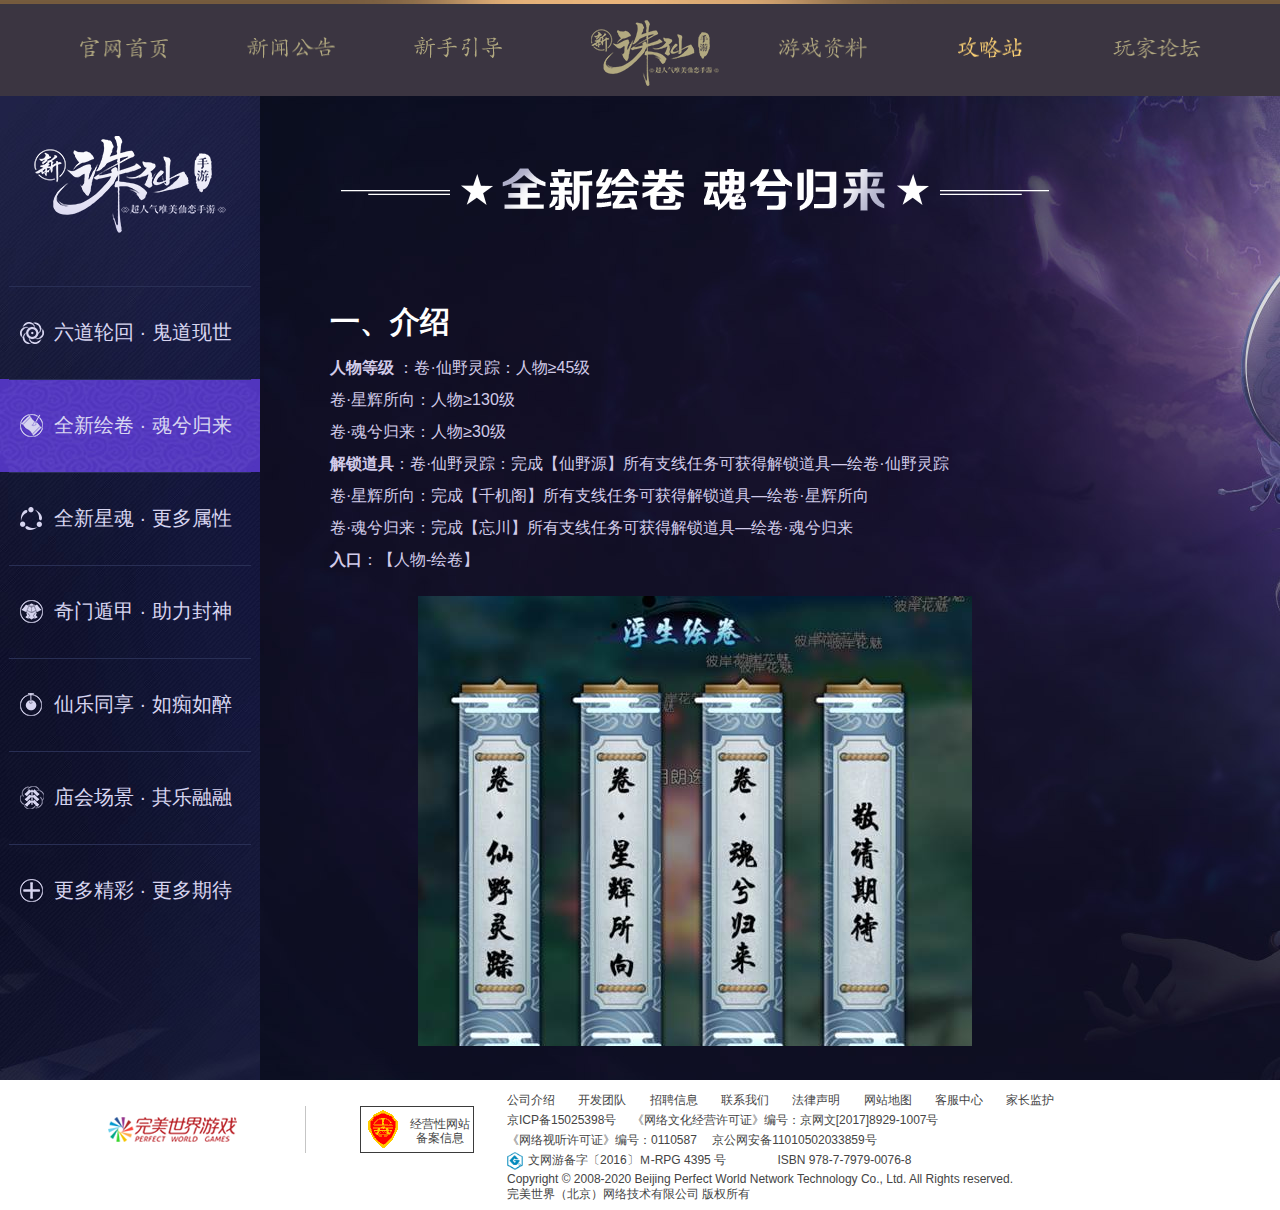
<file: xqy.html>
<!DOCTYPE html>
<html lang="en">
<head>
    <meta charset="UTF-8">
    <title>
        《诛仙手游》全新版本「鬼道轮回」今日上线</title>
    <link rel="shortcut icon" type="image/x-icon" href="img/favicon.ico">
    <link rel="stylesheet" href="css/reset.css">
    <script type="text/javascript" src="js/jquery.min.js"></script>
    <link rel="stylesheet" href="css/xqy.css">
</head>
<body>
<header id="head"></header>
<article>
    <div class="inner">
        <section class="left">
            <a href="" class="logo"></a>
            <ul class="tab">
                <li>
                    <a href="gdzt.html" target="_blank">
                        <span>
                            <i class="i1">六道轮回
                                          ·
                                          鬼道现世</i>
                        </span>
                    </a>
                </li>
                <li class="dj active">
                    <a href="">
                        <span>
                            <i class="i2">全新绘卷
                                          ·
                                          魂兮归来</i>
                        </span>
                    </a>
                </li>
                <li class="dj">
                    <a href="">
                        <span>
                            <i class="i3">全新星魂
                                          ·
                                          更多属性</i>
                        </span>
                    </a>
                </li>
                <li class="dj">
                    <a href="">
                        <span>
                            <i class="i4">奇门遁甲
                                          ·
                                          助力封神</i>
                        </span>
                    </a>
                </li>
                <li class="dj">
                    <a href="">
                        <span>
                            <i class="i5">仙乐同享
                                          ·
                                          如痴如醉</i>
                        </span>
                    </a>
                </li>
                <li class="dj">
                    <a href="">
                        <span>
                            <i class="i6">庙会场景
                                          ·
                                          其乐融融</i>
                        </span>
                    </a>
                </li>
                <li class="dj">
                    <a href="">
                        <span>
                            <i class="i7">更多精彩
                                          ·
                                          更多期待</i>
                        </span>
                    </a>
                </li>
            </ul>
        </section>
        <section class="right">
            <ul>
                <li class="active">
                    <div class="title">
                        <img src="img-x/t2.png" alt="">
                    </div>
                    <div class="cont">
                        <div class="nr">
                            <h2>
                                一、介绍</h2>
                            <p>
                                <strong>人物等级 </strong>：卷·仙野灵踪：人物≥45级
                                <br>
                                                      卷·星辉所向：人物≥130级
                                <br>
                                                      卷·魂兮归来：人物≥30级
                                <br>
                                <strong>解锁道具</strong>：卷·仙野灵踪：完成【仙野源】所有支线任务可获得解锁道具—绘卷·仙野灵踪
                                <br>
                                                      卷·星辉所向：完成【千机阁】所有支线任务可获得解锁道具—绘卷·星辉所向
                                <br>
                                                      卷·魂兮归来：完成【忘川】所有支线任务可获得解锁道具—绘卷·魂兮归来
                                <br>
                                <strong>入口</strong>：【人物-绘卷】
                                <br>
                            </p>
                            <div>
                                <img src="img-x/2_clip_image002.jpg" alt="">
                            </div>
                            <p></p>
                            <h2>
                                二、绘卷·羁绊</h2>
                            <p>
                                <strong>1.</strong>羁绊中包含了该绘卷中记录的所有角色。点击界面的左侧按钮，可查看所有角色的羁绊故事。
                                <br>
                                <strong>2.</strong><strong>羁绊度</strong>：羁绊度是和每个羁绊角色的亲密程度。
                                <br>
                                <strong>获得途径</strong>：接取该角色的羁绊任务增加羁绊度。
                                <br>
                                <strong>奖励</strong>：当羁绊度达到某几个阶段，即可获得对应的奖励。<br>
                                <strong>3.羁绊任务 </strong>
                                                   仙野灵踪：前往【仙野缘】对应的NPC截取羁绊任务
                                <br>
                                                   星辉所向：在河阳城货郎处购买杜康酒，与河阳城说书人柒玖（37，73）对话，可随机获得一个羁绊人物信物，接取对应羁绊人物的任务即可。
                                <br>
                                                   魂兮归来：在河阳城货郎处购买杜康酒，与河阳城说书人柒玖（37，73）对话，可随机获得一个羁绊人物信物，接取对应羁绊人物的任务即可。
                            </p>
                            <p></p>
                            <div>
                                <img src="img-x/2_clip_image004.jpg" alt="">
                            </div>
                            <p></p>
                            <p>
                                奖励
                                <br>
                                魂兮归来：法宝[如律令]、[元气]*100、[日月精华]*20、专属称号&lt;忘川来去无归期，不思量，自难忘&gt;
                            </p>
                        </div>
                        <div class="ts">
                            以上内容及图片仅作展示，具体请以游戏内为准
                        </div>
                    </div>
                </li>
                <li>
                    <div class="title">
                        <img src="img-x/t3.png" alt="">
                    </div>
                    <div class="cont">
                        <div class="nr">
                            <h2>
                                玄青图</h2>
                            <p>
                                1.开启等级：人物等级≥138，并在墨蓝图的9个孔位的星魂均达到10级后开启解锁第一组孔位。
                                <br>
                                2.孔位开启条件：每一组孔位成组解锁，每组包含2个孔位，当每组的2个孔位等级之和达到20级后，即可解锁下一组星魂位。
                                <br>
                                3.星魂方位：玄青图分元昼和玄宿两种种方位。星魂位上仅可装备同方位的星魂，但可选择星魂类型。
                                <br>
                                4.星魂类型：玄青图分为玄武、朱雀、青龙。三大类星魂附带属性的克制关系如下：玄武克制青龙，青龙克制朱雀，朱雀克制玄武。每种大类分为劫魂、岁魂、灾魂三小类。
                            </p>
                            <div>
                                <img src="img-x/3_clip_image002.jpg" alt="" width="554" height="326">
                            </div>
                            <div>
                                <img src="img-x/3_clip_image003.png" alt="" width="525" height="406">
                            </div>
                            <div>
                                <img src="img-x/3_clip_image004.png" alt="" width="483" height="377">
                            </div>
                            <p>
                                5.玄青图星魂升级、拆解与墨蓝图、绛紫图规则一致。每种星魂达到16级时，将解锁一个附加属性。拆解星魂会获得同方位的星尘，且数量不会有折损。
                                <br>
                                6.星尘转化：消耗“星尘转化符”可将玄武、朱雀、青龙三类星尘相互转化，每张星尘转化符最多可转化10000星尘。仙友可前往【商城-星魂】分页购买“星尘转化符”。
                                <br>
                                注意：使用星尘转化符，可无损转化星尘。
                            </p>
                            <div>
                                <img src="img-x/3_clip_image005.png" alt="">
                            </div>
                            <div>
                                <img src="img-x/3_clip_image007.jpg" alt="">
                            </div>
                            <p>
                                7.玄青尘星魂获得途径：通过【帮派聚义商店】兑换或通过【荣誉值】（参与七脉会武活动获得）兑换；
                                【商城-星魂】分页购买。
                                <br>
                                8.
                                玄青图区域激活属性：
                                <br>
                                绿色区域：
                                <br>
                                玄武
                                天雷防御+1758<br>
                                朱雀
                                玄冰防御+1758<br>
                                青龙
                                冥火防御+1758
                            </p>
                            <p>
                                黄色区域：
                                <br>
                                玄武
                                天雷防御+3515<br>
                                朱雀
                                玄冰防御+3515<br>
                                青龙
                                冥火防御+3515
                            </p>
                            <p>
                                紫色区域：
                                <br>
                                玄武
                                玄冰攻击+5273<br>
                                朱雀
                                冥火攻击+5273<br>
                                青龙
                                天雷攻击+5273
                            </p>
                        </div>
                        <div class="ts">
                            以上内容及图片仅作展示，具体请以游戏内为准
                        </div>
                    </div>
                </li>
                <li>
                    <div class="title">
                        <img src="img-x/t4.png" alt="">
                    </div>
                    <div class="cont">
                        <div class="nr">
                            <p>
                                1.开启条件：
                                <br>
                                封神：130级，且满经验。
                                <br>
                                法神：180级（对灵契等级没有要求）
                                <br>
                                共分为开、休、生、伤、杜、景、惊、死八门，激活脉门可获得属性加成。
                            </p>
                            <p>
                                2.激活
                                <br>
                                分为7个脉门，消耗一定经验可激活当前脉门，激活后获得持续一段时间的属性加成，所有脉门需要在上一脉门升级至满级并且处于激活状态时才激活。
                            </p>
                            <div>
                                <img src="img-x/4_clip_image002.jpg" alt="" width="554" height="319">
                            </div>
                            <p>
                                2.升级
                                <br>
                                激活状态的脉门可以进行升级操作，升级后脉门对应的属性有所提升，每个脉门的等级永久保留不会随着脉门失效而回退。
                            </p>
                            <div>
                                <img src="img-x/4_clip_image004.jpg" alt="" width="554" height="324">
                            </div>
                            <p>
                                3.重置
                                <br>
                                消耗经验可以重置脉门的属性类型，旦每个类型对应的属性值只跟当前脉门等级有关，不会发生改变。
                                <br>
                                重置操作会将当前们的生效时间增加一段时间，但不可超过最长持续时间。
                                <br>
                                激活和重置操作均会将所有前序门的持续时间恢复到刚激活时的持续时间。
                            </p>
                            <div>
                                <img src="img-x/4_clip_image006.jpg" alt="" width="554" height="325">
                            </div>
                            <p>
                                惊门和死门属性类型和属性值为固定值，不可进行重置和升级操作。
                                <br>
                                惊门和死门无法连续激活，每次激活后需要等待一段时间才可再次激活。，
                            </p>
                        </div>
                        <div class="ts">
                            以上内容及图片仅作展示，具体请以游戏内为准
                        </div>
                    </div>
                </li>
                <li>
                    <div class="title">
                        <img src="img-x/t5.png" alt="">
                    </div>
                    <div class="cont">
                        <div class="nr">
                            <p>
                                <strong>1、乐器演奏 </strong><br>
                                在仙府中摆放琴、鼓等乐器，可进行演奏。
                                <br>
                            </p>
                            <div>
                                <img src="img-x/5_clip_image002.jpg" alt="">
                            </div>
                            <div>
                                <img src="img-x/5_clip_image004.jpg" alt="">
                            </div>
                            <p></p>
                            <p>
                                点击“录制”按钮，可录制演奏的曲目，录制的曲目可在【娱乐-仙乐-我的曲目】查看并管理。 </p>
                            <p>
                                <strong>2、仙乐同享—聆听他人曲谱 </strong><br>
                                打开【娱乐-仙乐】，可查看并聆听其它仙友演奏的曲目。
                            </p>
                            <p></p>
                            <div>
                                <img src="img-x/5_clip_image005.png" alt="">
                            </div>
                            <p></p>
                            <p>
                                <strong>播放</strong>：点击操作下方的播放符号,可聆听本服或全服仙友弹奏的曲子。
                            </p>
                            <p></p>
                            <div>
                                <img src="img-x/5_clip_image006.png" alt="">
                            </div>
                            <p></p>
                            <p>
                                <strong>设置为背景音乐：</strong>点击操作下方的音乐符号，可将当前仙友弹奏的曲目设置为自己的仙府背景音乐。
                            </p>
                            <p></p>
                            <div>
                                <img src="img-x/5_clip_image007.png" alt="">
                            </div>
                            <p></p>
                            <p>
                                注意：需要回到自己仙府内操作。 </p>
                            <p>
                                <strong>点赞</strong>：播放该仙友的曲目后，点击界面下方大拇指按钮，可进行点赞。仙友每天仅能对10首歌进行点赞。
                                <br>
                                <strong>评论</strong>：仙友可点击“评论”按钮，进行留言支持，评论将以弹幕的形式在播放屏幕滚动。
                                <br>
                                <strong>分享</strong>：点击“分享”按钮，可将该曲目分享至仙友圈、世界频道、帮派频道、家族频道当中。
                            </p>
                            <p></p>
                            <div>
                                <img src="img-x/5_clip_image009.jpg" alt="">
                            </div>
                            <p></p>
                            <p>
                                <strong>3.仙乐同享--我的曲谱管理 </strong><br>
                                【娱乐-仙乐-我的曲谱】，可查看仙友自己录制的琴谱与鼓谱。
                                <br>
                            </p>
                            <div>
                                <img src="img-x/5_clip_image011.jpg" alt="">
                            </div>
                            <p></p>
                            <p>
                                <strong>公共上传：</strong>点击曲谱状态下的设置按钮，选择“公共上传”，可将该曲谱上传至公共曲谱中，供其他仙友聆听。
                                <br>
                                <strong>设置为仙府背景音乐：</strong>可将该曲谱设置为仙府背景音乐。
                                <br>
                                <strong>删除</strong>：可删除该曲谱。
                            </p>
                            <div>
                                <img src="img-x/5_clip_image013.jpg" alt="">
                            </div>
                            <br>
                            <p>
                                同时，在【仙府-仙府管理】中，可重置/修改仙府背景音乐。 </p>
                            <p></p>
                            <div>
                                <img src="img-x/5_clip_image015.jpg" alt="">
                            </div>
                        </div>
                        <div class="ts">
                            以上内容及图片仅作展示，具体请以游戏内为准
                        </div>
                    </div>
                </li>
                <li>
                    <div class="title">
                        <img src="img-x/t6.png" alt="">
                    </div>
                    <div class="cont">
                        <div class="nr">
                            <p>
                                <strong>庙会场景 </strong><br>
                            </p>
                            <div>
                                <img src="img-x/6_clip_image002.jpg" alt="" width="554" height="341">
                            </div>
                            <p></p>
                            <p>
                                <strong>功能</strong>
                            </p>
                            <p>
                                1.庙会活动：庙会场景中，与节日活动大使交谈，可参加节日活动。
                                <br>
                                小心雪球：圣诞节活动大使&lt;圣诞熊&gt;处参加
                                <br>
                                妙趣迷藏：捉迷藏活动大使&lt;捣蛋狐&gt;处参加
                                <br>
                                天狗大作战：中秋节活动大使&lt;中秋兔&gt;处参加
                                <br>
                            </p>
                            <div>
                                <img src="img-x/6_clip_image004.jpg" alt="" width="554" height="410">
                            </div>
                            <p></p>
                            <p>
                                <strong>2、家具交互</strong>
                                <br>
                                仙友可与庙会场景中的秋千、椅子、凳子进行交互。
                                <br>
                            </p>
                            <div>
                                <img src="img-x/6_clip_image006.jpg" alt="" width="554" height="391">
                            </div>
                            <p></p>
                            <p></p>
                            <div>
                                <img src="img-x/6_clip_image008.jpg" alt="" width="554" height="414">
                            </div>
                        </div>
                        <div class="ts">
                            以上内容及图片仅作展示，具体请以游戏内为准
                        </div>
                    </div>
                </li>
                <li>
                    <div class="title">
                        <img src="img-x/t7.png" alt="">
                    </div>
                    <div class="cont">
                        <div class="nr">
                            <h2>
                                仙府收藏 </h2>
                            <p>
                                功能简介：收藏其他仙友的仙府，可随时查看仙府信息，前往拜访。 </p>
                            <p>
                                收藏方法：在其他仙友仙府信息下方，点击“收藏”按钮，可收藏该仙友的仙府。 </p>
                            <div>
                                <img src="img-x/7_clip_image002.jpg" alt="">
                            </div>
                            <p>
                                收藏列表查看：【小地图-仙府群落】，点击“仙府收藏”，可查看收藏列表。 </p>
                            <div>
                                <img src="img-x/7_clip_image004.jpg" alt="">
                            </div>
                            <div>
                                <img src="img-x/7_clip_image005.png" alt="">
                            </div>
                            <p>
                                查看信息：可查看该仙府的基本信息和种植状态，前往拜访。
                                <br>
                                收藏置顶：可将该仙友的仙府置顶到收藏列表当中，方便查看。
                                <br>
                                取消收藏：可取消仙府收藏。
                            </p>
                            <h2>
                                装备时装 </h2>
                            <p>
                                仙友可通过穿戴装备激活装备时装，装备可作为时装进行穿戴。
                                <br>
                                点击【时装-时装-装备】，可查看具体的可穿戴装备时装列表。
                                <br>
                            </p>
                            <div>
                                <img src="img-x/8_clip_image002.jpg" alt="">
                            </div>
                            <p></p>
                            <p>
                                <strong>1.</strong><strong>穿戴条件 </strong><br>
                                仅可激活同品质装备
                                <br>
                                可穿戴的装备时装等级≤当前穿戴等级的装备时装。
                                <br>
                                （例子:
                                若仙友穿戴150级真仙装备时，即可激活≤150真仙装备时装外观，不可穿戴散仙或上品装备时装）
                            </p>
                            <p>
                                <strong>2.</strong><strong>装备武器 </strong><br>
                                穿戴任意品质的武器均可激活当前等级的武器外观。
                                <br>
                                可穿戴的武器外观等级≤当前穿戴等级的武器外观。
                                <br>
                            </p>
                            <div>
                                <img src="img-x/8_clip_image004.jpg" alt="">
                            </div>
                            <p></p>
                            <h2>
                                忘川</h2>
                            <p>
                                一个只有永恒黑夜的地方
                                <br>
                                以一条忘川为界限，两边开满了彼岸花。花的周围有光斑状的蝴蝶和萤火虫。
                                <br>
                                目之所及，是一座巨大的奈何桥，架在忘川河上。河面上有萦绕的雾气，和浮在河面上的无数河灯。在阳世被放出的纪念亡故之人的河灯，最终都会飘到忘川河水中
                                <br>
                                桥的这头有一位提灯老者，桥的那头有一位煮茶女子。在这头的老者手里领过一盏灯，过了桥，再从那头的女子手里接过一碗茶汤饮下，就算和这个红尘世界道了别，再往前走，便是要开始步入一段新的轮回了。
                                <br>
                                忘川的天空中，是水天一色的轮回之境，亡者在茶摊喝下孟婆汤后，会在此处等待下一个轮回。。
                            </p>
                            <div>
                                <img src="img-x/9_clip_image002.jpg" alt=""><br>
                            </div>
                            <div>
                                <img src="img-x/9_clip_image004.jpg" alt="">
                            </div>
                        </div>
                        <div class="ts">
                            以上内容及图片仅作展示，具体请以游戏内为准
                        </div>
                    </div>
                </li>
            </ul>
        </section>
    </div>
</article>
<footer id="foot"></footer>
<script src="js/xqy.js"></script>
</body>
</html>
</file>
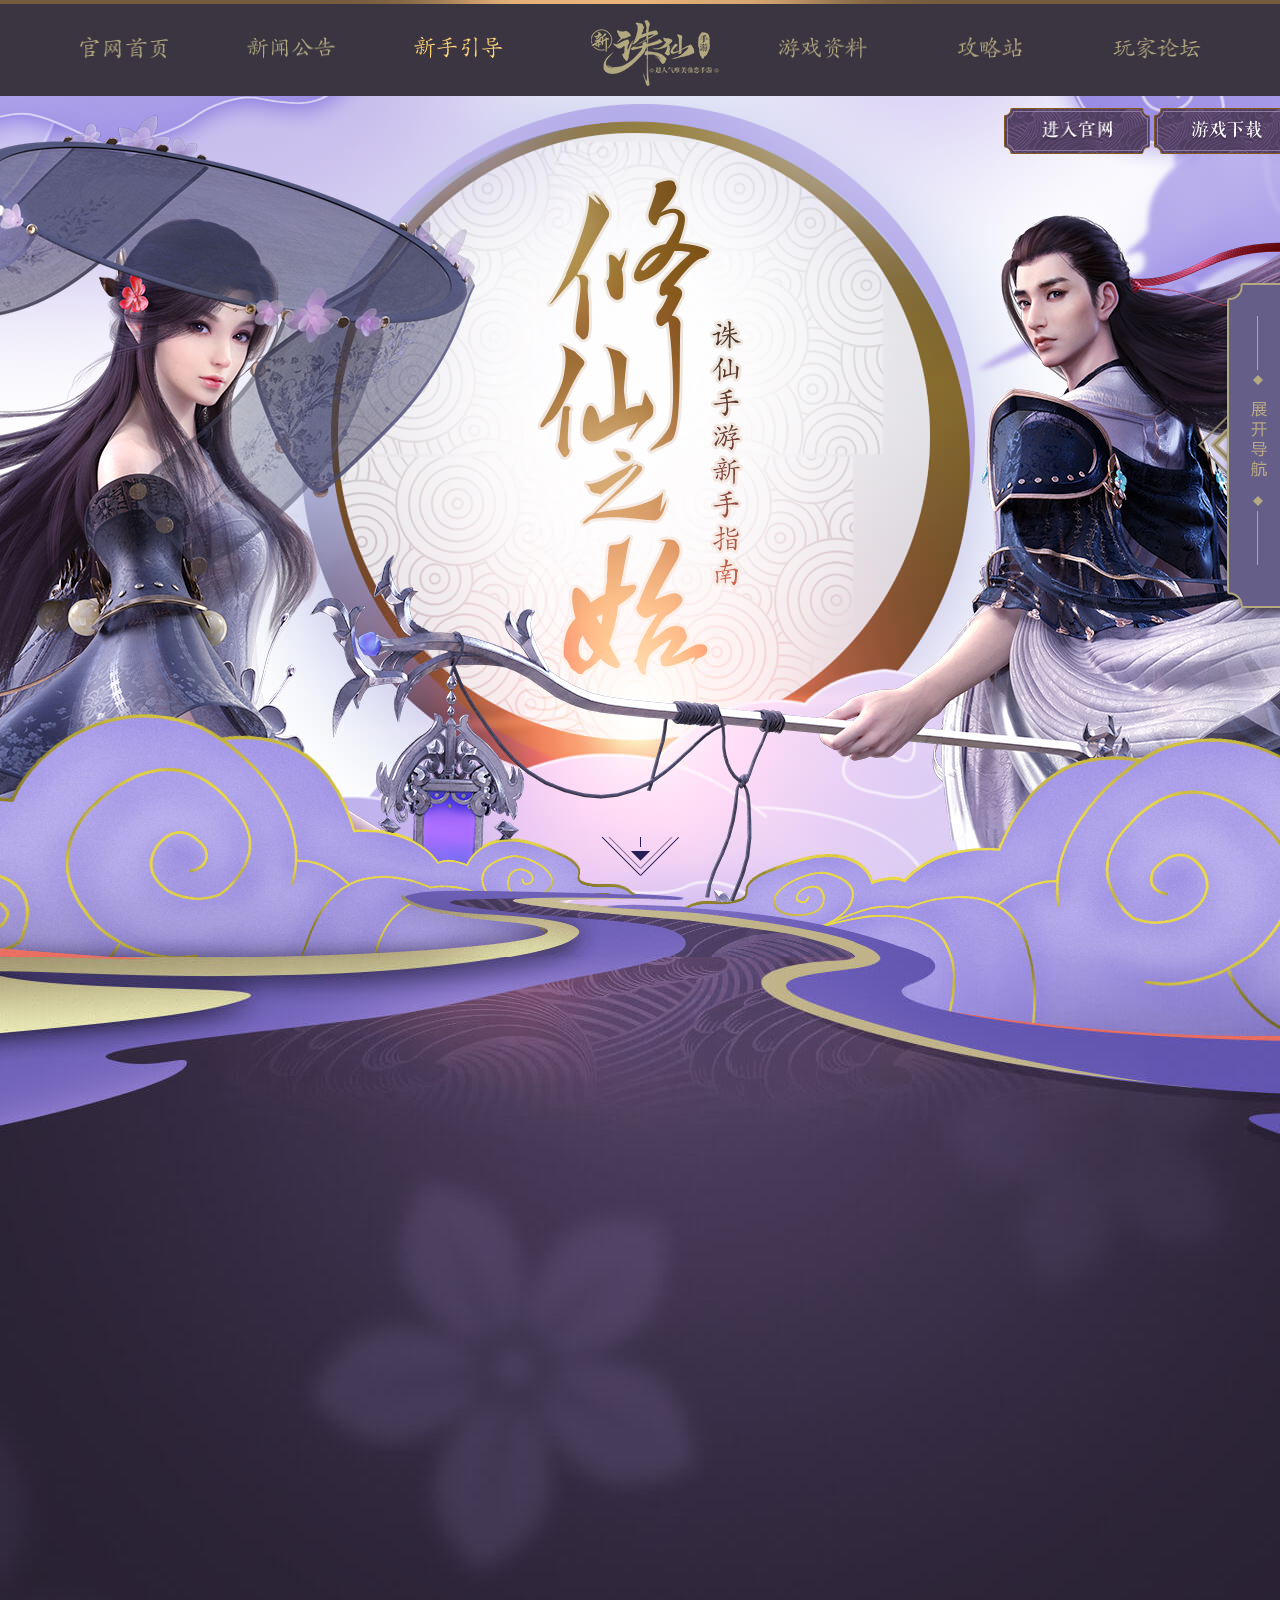
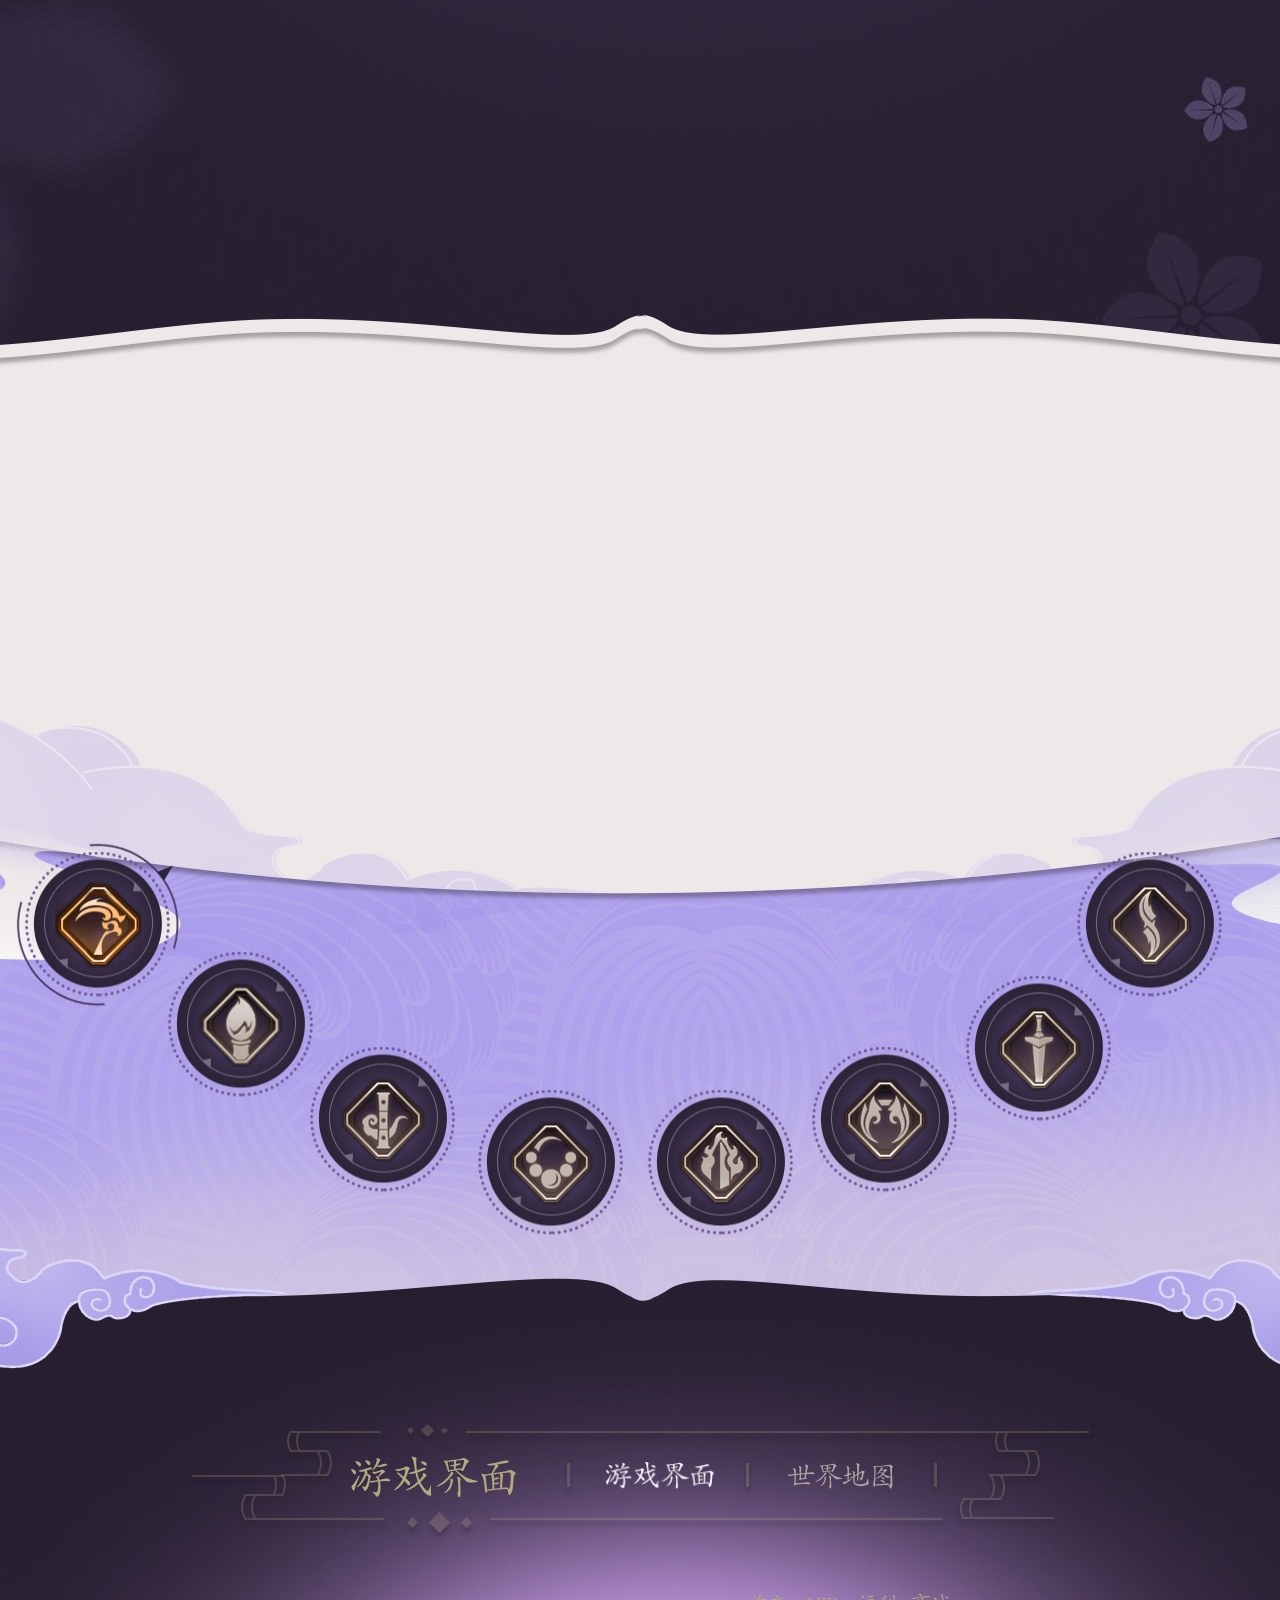
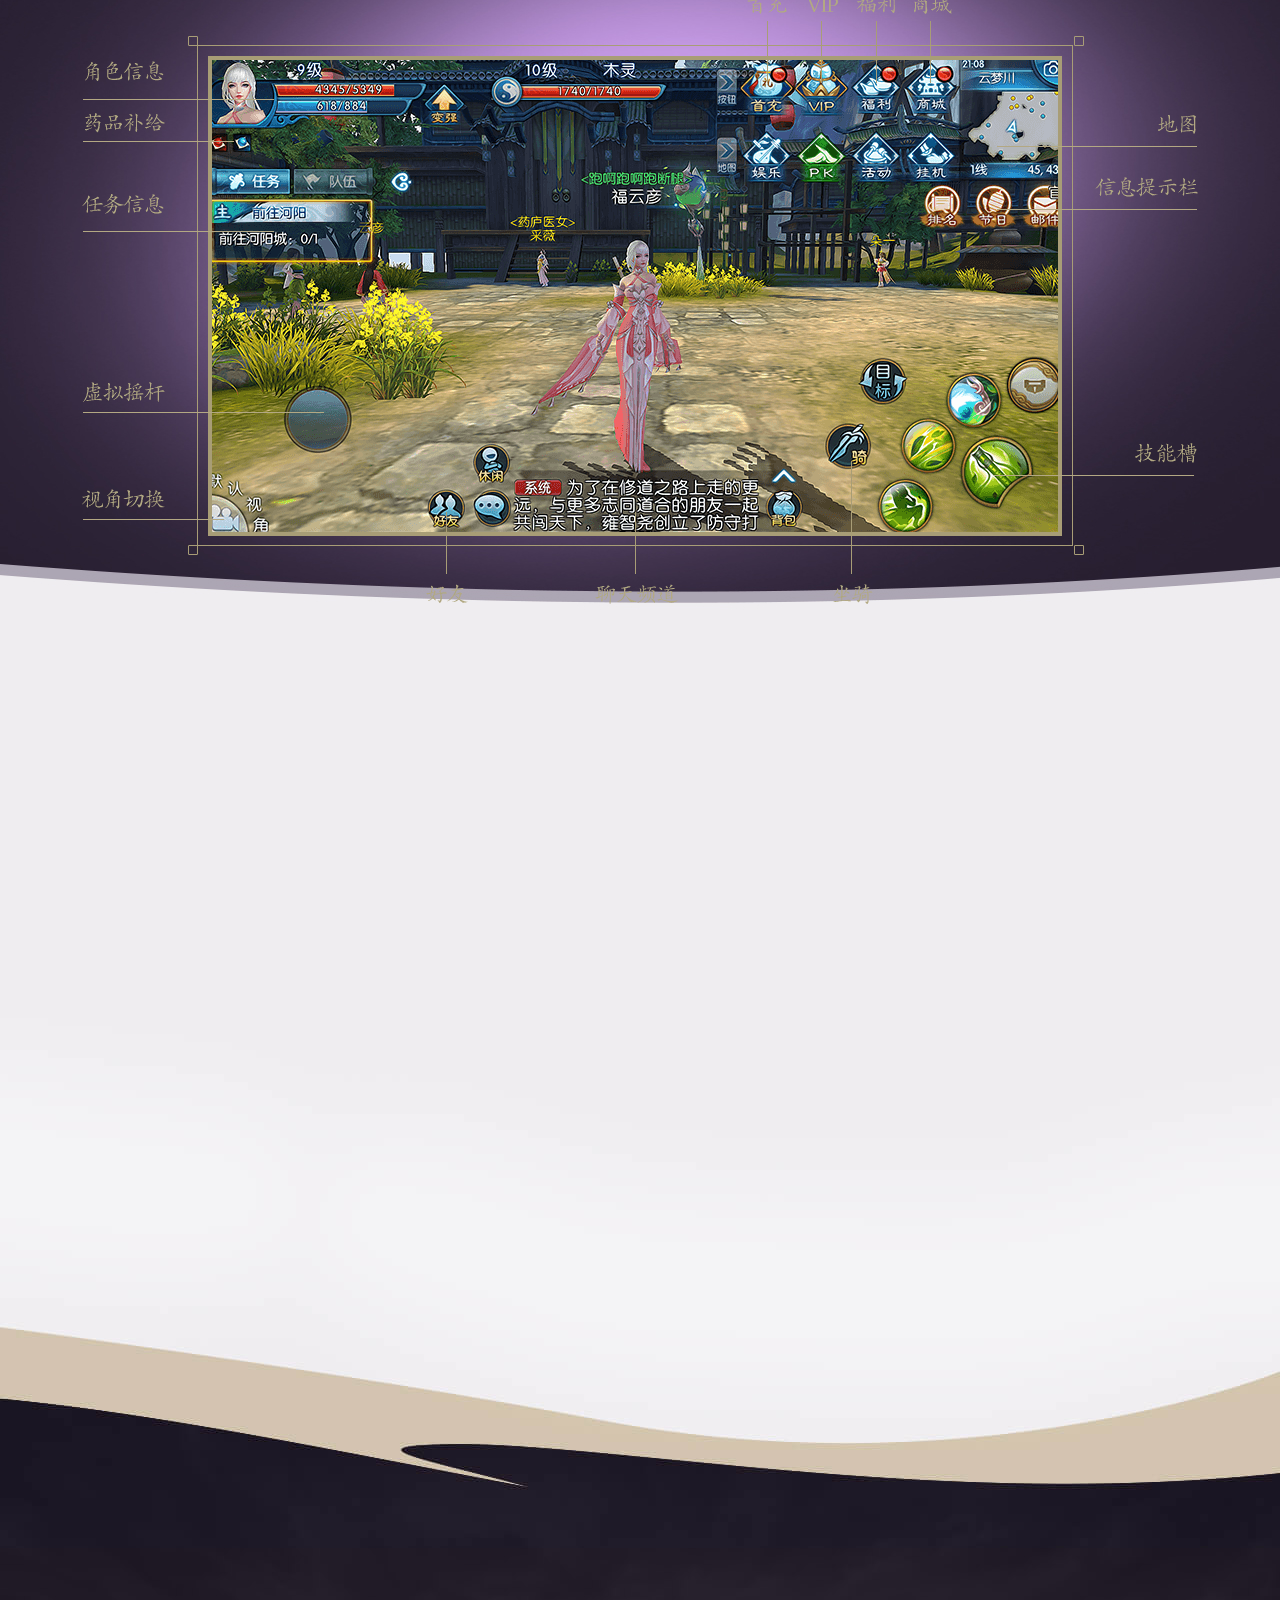
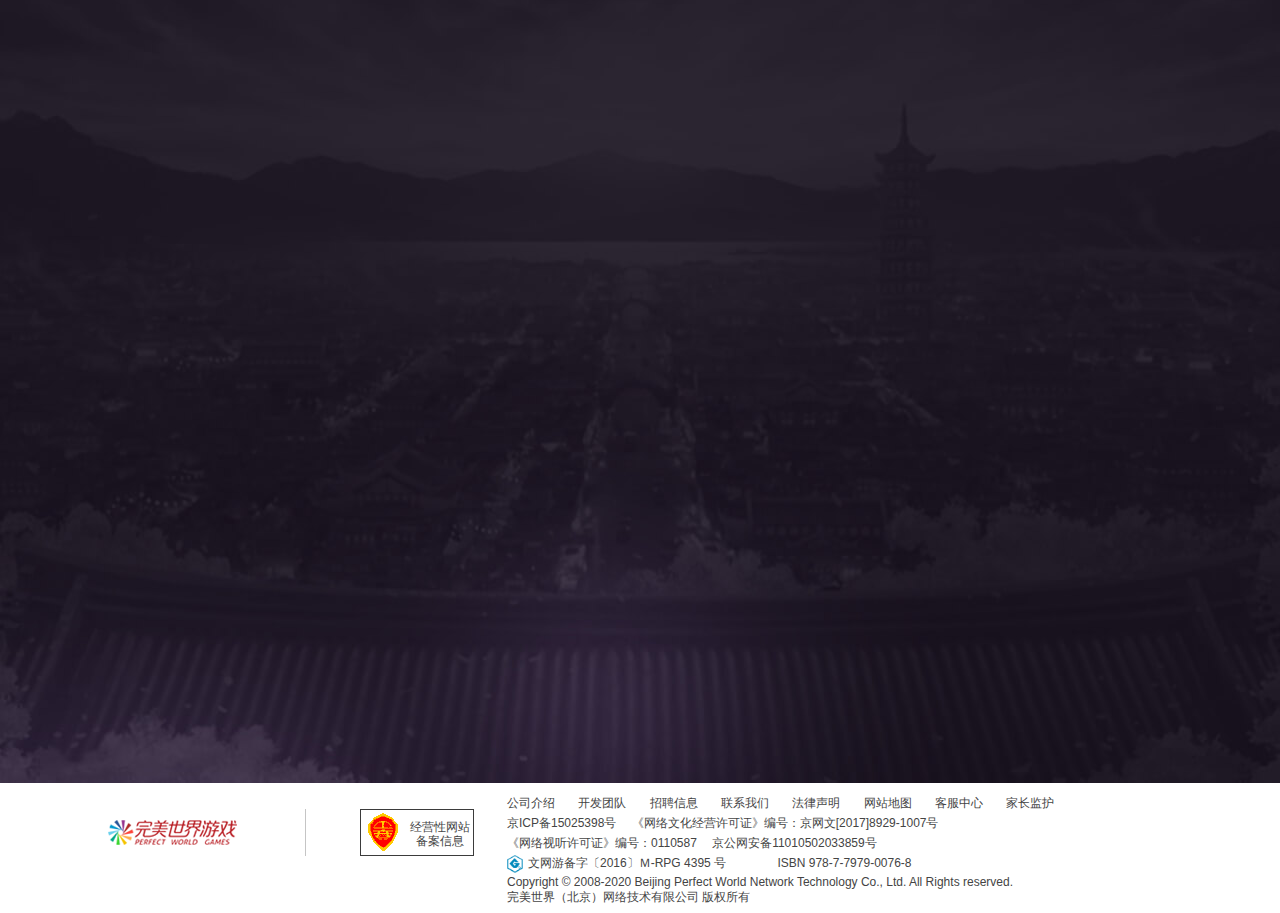
<file: yindao.html>
<!DOCTYPE html>
<html lang="en">
<head>
    <meta charset="UTF-8">
    <title> 修仙之始_
            诛仙手游新手指南_《诛仙手游》官方网站</title>
    <link rel="shortcut icon" type="image/x-icon" href="img/favicon.ico">
    <link rel="stylesheet" href="css/reset.css">
    <link rel="stylesheet" href="css/yindao.css">
    <link rel="stylesheet" href="css/animate.css">
    <script type="text/javascript" src="js/jquery.min.js"></script>
</head>
<body>
<div class="container">
    <header id="head"></header>
    <article>
        <section class="banner">
            <div class="inner">
                <a href="index.html " target="_blank" class="zhuye btn">
                    <img src="imgy/enter-font1.png" alt="">
                </a>
                <a href="javascript:;" target="_blank" class="down btn">
                    <img src="imgy/down-font1.png" alt="">
                </a>
                <img src="imgy/left-girl.png" alt="" class="girl">
                <img src="imgy/right-boy.png" alt="" class="boy">
                <img src="imgy/slogan.png" alt="" class="slogo">
                <img src="imgy/arrow.png " alt="" class="to">
                <img src="imgy/code2d.jpg" alt="" class="code2d">
            </div>
            <div class="clond"></div>
        </section>
        <section class="yxfl">
            <div class="inner">
                <img src="imgy/fuli.png" alt="" class="fuli">
                <div class="tab1">
                    <a href="" class="price1"></a>
                    <a href="" class="price2"></a>
                    <a href="" class="price3"></a>
                    <a href="" class="price4"></a>
                </div>
                <div class="tab2">
                    <a href="" class="price5"></a>
                    <a href="" class="price6"></a>
                </div>
            </div>
        </section>
        <section class="rwjs">
            <div class="inner">
                <ul class="r-list clear">
                    <li class="gd active">
                        <div class="main1">
                            <div class="img1 fl">
                                <img src="imgy/gd-name.png" alt="">
                            </div>
                            <div class="img2 fl">
                                <img src="imgy/zytx.png" alt="">
                            </div>
                            <div class="img3 fl">
                                <img src="imgy/gd-zy.png" alt="">
                            </div>
                            <div class="img4 fl">
                                <img src="imgy/nandu.png" class="nandu">
                                <img src="imgy/nandu.png" class="hua">
                                <img src="imgy/nandu.png" class="hua">
                            </div>
                        </div>
                        <div class="main2"></div>
                        <div class="main3">
                            <div class="video">
                                <div class="video-in">
                                    <img src="imgy/gd-v-bg.png" alt="" class="v-bg">
                                    <img src="imgy/play-icon.png" alt="" class="v-play">
                                </div>
                            </div>
                            <div class="gl-btn">
                                <a href=" "></a>
                            </div>
                        </div>
                    </li>
                    <li class="lq">
                        <div class="main1">
                            <div class="img1 fl">
                                <img src="imgy/lq-name.png" alt="">
                            </div>
                            <div class="img2 fl">
                                <img src="imgy/zytx.png" alt="">
                            </div>
                            <div class="img3 fl">
                                <img src="imgy/lq-zy.png" alt="">
                            </div>
                            <div class="img4 fl">
                                <img src="imgy/nandu.png" class="nandu">
                                <img src="imgy/nandu.png" class="hua">
                                <img src="imgy/nandu.png" class="hua">
                            </div>
                        </div>
                        <div class="main2"></div>
                        <div class="main3">
                            <div class="video">
                                <div class="video-in">
                                    <img src="imgy/lq-v-bg.png" alt="" class="v-bg">
                                    <img src="imgy/play-icon.png" alt="" class="v-play">
                                </div>
                            </div>
                            <div class="gl-btn">
                                <a href=" "></a>
                            </div>
                        </div>
                    </li>
                    <li class="ym">
                        <div class="main1">
                            <div class="img1 fl">
                                <img src="imgy/ym-name.png" alt="">
                            </div>
                            <div class="img2 fl">
                                <img src="imgy/zytx.png" alt="">
                            </div>
                            <div class="img3 fl">
                                <img src="imgy/ym-zy.png" alt="">
                            </div>
                            <div class="img4 fl">
                                <img src="imgy/nandu.png" class="nandu">
                                <img src="imgy/nandu.png" class="hua">
                                <img src="imgy/nandu.png" class="hua">
                            </div>
                        </div>
                        <div class="main2"></div>
                        <div class="main3">
                            <div class="video">
                                <div class="video-in">
                                    <img src="imgy/ym-v-bg.png" alt="" class="v-bg">
                                    <img src="imgy/play-icon.png" alt="" class="v-play">
                                </div>
                            </div>
                            <div class="gl-btn">
                                <a href=" "></a>
                            </div>
                        </div>
                    </li>
                    <li class="ty">
                        <div class="main1">
                            <div class="img1 fl">
                                <img src="imgy/ty-name.png" alt="">
                            </div>
                            <div class="img2 fl">
                                <img src="imgy/zytx.png" alt="">
                            </div>
                            <div class="img3 fl">
                                <img src="imgy/ty-zy.png" alt="">
                            </div>
                            <div class="img4 fl">
                                <img src="imgy/nandu.png" class="nandu">
                                <img src="imgy/nandu.png" class="hua">
                                <img src="imgy/nandu.png" class="hua">
                                <img src="imgy/nandu.png" class="hua">
                            </div>
                        </div>
                        <div class="main2"></div>
                        <div class="main3">
                            <div class="video">
                                <div class="video-in">
                                    <img src="imgy/ty-v-bg.png" alt="" class="v-bg">
                                    <img src="imgy/play-icon.png" alt="" class="v-play">
                                </div>
                            </div>
                            <div class="gl-btn">
                                <a href=" "></a>
                            </div>
                        </div>
                    </li>
                    <li class="fx">
                        <div class="main1">
                            <div class="img1 fl">
                                <img src="imgy/fx-name.png" alt="">
                            </div>
                            <div class="img2 fl">
                                <img src="imgy/zytx.png" alt="">
                            </div>
                            <div class="img3 fl">
                                <img src="imgy/fz-zy.png" alt="">
                            </div>
                            <div class="img4 fl">
                                <img src="imgy/nandu.png" class="nandu">
                                <img src="imgy/nandu.png" class="hua">
                                <img src="imgy/nandu.png" class="hua">
                            </div>
                        </div>
                        <div class="main2"></div>
                        <div class="main3">
                            <div class="video">
                                <div class="video-in">
                                    <img src="imgy/fx-v-bg.png" alt="" class="v-bg">
                                    <img src="imgy/play-icon.png" alt="" class="v-play">
                                </div>
                            </div>
                            <div class="gl-btn">
                                <a href=" "></a>
                            </div>
                        </div>
                    </li>
                    <li class="hh">
                        <div class="main1">
                            <div class="img1 fl">
                                <img src="imgy/hh-name.png" alt="">
                            </div>
                            <div class="img2 fl">
                                <img src="imgy/zytx.png" alt="">
                            </div>
                            <div class="img3 fl">
                                <img src="imgy/hh-zy.png" alt="">
                            </div>
                            <div class="img4 fl">
                                <img src="imgy/nandu.png" class="nandu">
                                <img src="imgy/nandu.png" class="hua">
                                <img src="imgy/nandu.png" class="hua">
                                <img src="imgy/nandu.png" class="hua">
                            </div>
                        </div>
                        <div class="main2"></div>
                        <div class="main3">
                            <div class="video">
                                <div class="video-in">
                                    <img src="imgy/hh-v-bg.png" alt="" class="v-bg">
                                    <img src="imgy/play-icon.png" alt="" class="v-play">
                                </div>
                            </div>
                            <div class="gl-btn">
                                <a href=" "></a>
                            </div>
                        </div>
                    </li>
                    <li class="qy">
                        <div class="main1">
                            <div class="img1 fl">
                                <img src="imgy/qy-name.png" alt="">
                            </div>
                            <div class="img2 fl">
                                <img src="imgy/zytx.png" alt="">
                            </div>
                            <div class="img3 fl">
                                <img src="imgy/qy-zy.png" alt="">
                            </div>
                            <div class="img4 fl">
                                <img src="imgy/nandu.png" class="nandu">
                                <img src="imgy/nandu.png" class="hua">
                                <img src="imgy/nandu.png" class="hua">
                                <img src="imgy/nandu.png" class="hua">
                            </div>
                        </div>
                        <div class="main2"></div>
                        <div class="main3">
                            <div class="video">
                                <div class="video-in">
                                    <img src="imgy/qy-v-bg.png" alt="" class="v-bg">
                                    <img src="imgy/play-icon.png" alt="" class="v-play">
                                </div>
                            </div>
                            <div class="gl-btn">
                                <a href=" "></a>
                            </div>
                        </div>
                    </li>
                    <li class="gw">
                        <div class="main1">
                            <div class="img1 fl">
                                <img src="imgy/gw-name.png" alt="">
                            </div>
                            <div class="img2 fl">
                                <img src="imgy/zytx.png" alt="">
                            </div>
                            <div class="img3 fl">
                                <img src="imgy/gw-zy.png" alt="">
                            </div>
                            <div class="img4 fl">
                                <img src="imgy/nandu.png" class="nandu">
                                <img src="imgy/nandu.png" class="hua">
                                <img src="imgy/nandu.png" class="hua">
                                <img src="imgy/nandu.png" class="hua">
                            </div>
                        </div>
                        <div class="main2"></div>
                        <div class="main3">
                            <div class="video">
                                <div class="video-in">
                                    <img src="imgy/gw-v-bg.png" alt="" class="v-bg">
                                    <img src="imgy/play-icon.png" alt="" class="v-play">
                                </div>
                            </div>
                            <div class="gl-btn">
                                <a href=" "></a>
                            </div>
                        </div>
                    </li>
                </ul>
                <ul class="r-tab clear">
                    <li class="tab1 active">
                        <div class="con">
                            <img src="imgy/tab8-1.png" class="img1">
                            <img src="imgy/tab8-2.png" class="img2">
                        </div>
                        <div class="bg"></div>
                    </li>
                    <li class="tab2">
                        <div class="con">
                            <img src="imgy/tab7-1.png" class="img1">
                            <img src="imgy/tab7-2.png" class="img2">
                        </div>
                        <div class="bg"></div>
                    </li>
                    <li class="tab3">
                        <div class="con">
                            <img src="imgy/tab6-1.png" class="img1">
                            <img src="imgy/tab6-2.png" class="img2">
                        </div>
                        <div class="bg"></div>
                    </li>
                    <li class="tab4">
                        <div class="con">
                            <img src="imgy/tab4-1.png" class="img1">
                            <img src="imgy/tab4-2.png" class="img2">
                        </div>
                        <div class="bg"></div>
                    </li>
                    <li class="tab5">
                        <div class="con">
                            <img src="imgy/tab5-1.png" class="img1">
                            <img src="imgy/tab5-2.png" class="img2">
                        </div>
                        <div class="bg"></div>
                    </li>
                    <li class="tab6">
                        <div class="con">
                            <img src="imgy/tab2-1.png" class="img1">
                            <img src="imgy/tab2-2.png" class="img2">
                        </div>
                        <div class="bg"></div>
                    </li>
                    <li class="tab7">
                        <div class="con">
                            <img src="imgy/tab1-1.png" class="img1">
                            <img src="imgy/tab1-2.png" class="img2">
                        </div>
                        <div class="bg"></div>
                    </li>
                    <li class="tab8">
                        <div class="con">
                            <img src="imgy/tab3-1.png" class="img1">
                            <img src="imgy/tab3-2.png" class="img2">
                        </div>
                        <div class="bg"></div>
                    </li>
                </ul>
            </div>
        </section>
        <section class="yxjm">
            <div class="inner">
                <div class="title clear">
                    <div class="jsh">
                        <img src="imgy/sj-title.png" alt="">
                    </div>
                    <ul class="clear">
                        <li class="li1 active">
                            <img src="imgy/jiemian-h.png" alt="">
                        </li>
                        <li class="li2">
                            <img src="imgy/ditu-d.png" alt="">
                        </li>
                    </ul>
                </div>
                <div class="cont">
                    <ul>
                        <li class="li1 active"></li>
                        <li class="li2"></li>
                    </ul>
                </div>
            </div>
        </section>
        <section class="wzzx">
            <div class="inner">
                <div class="wz-title clear">
                    <div class="jsh">
                        <img src="imgy/wanz-h.png" alt="">
                    </div>
                    <ul class="clear">
                        <li class="li1 active">
                            <img src="imgy/bianqiang.png" alt="">
                        </li>
                        <li class="li2">
                            <img src="imgy/bianm2.png" alt="">
                        </li>
                    </ul>
                </div>
                <ul class="wz-cont">
                    <li class="strong active">
                        <div class="left">
                            <ul>
                                <li class="tb1 active">
                                    <img src="imgy/lianqi-h.png" alt="">
                                </li>
                                <li class="tb2">
                                    <img src="imgy/fabao-h.png" alt="">
                                </li>
                                <li class="tb3">
                                    <img src="imgy/zhenling-h.png" alt="">
                                </li>
                                <li class="tb4">
                                    <img src="imgy/baoshi-h.png" alt="">
                                </li>
                                <li class="tb5">
                                    <img src="imgy/xinghun-h.png" alt="">
                                </li>
                                <li class="tb6">
                                    <img src="imgy/guanzhu-h.png" alt="">
                                </li>
                            </ul>
                        </div>
                        <div class="right">
                            <ul>
                                <li class="active">
                                    <div class="line line1"></div>
                                    <div class="middle-font">
                                        <span class="big">游</span>
                                        <span class="small">戏中变强的重要途径之一！玩家可以通过炼器提高装备的炼器等级，从而大幅度的提升装备的基础属性，在到达特殊的炼器等级时，还可以解锁装备的附加属性以及特殊光效。</span>
                                    </div>
                                    <div class="line line2"></div>
                                    <a href="" class="detail-btn"></a>
                                </li>
                                <li>
                                    <div class="line line1"></div>
                                    <div class="middle-font">
                                        <span class="big">法</span>
                                        <span class="small">宝是角色的一件装备，可以放入指定装备位，增强人物战力的基础属性。同时，法宝能进行其他的养成玩法，每个角色可以装备一件法宝，并收集所有的法宝。不同的法宝会有不同的外观，环绕在角色身边，可以说非常炫酷！</span>
                                    </div>
                                    <div class="line line2"></div>
                                    <a href="" class="detail-btn"></a>
                                </li>
                                <li>
                                    <div class="line line1"></div>
                                    <div class="middle-font">
                                        <span class="big">玩</span>
                                        <span class="small">家可以通过任务、副本以及游戏内活动获取阵灵，收集足够阵灵即可激活阵法，获得大幅属性加成。阵灵可通过阵灵碎片提升品阶，品阶提升将提升阵灵的加成效果。当多个有情缘的阵灵同时出现在一个阵法中，可激活情缘属性。情缘属性将对角色进行额外加成。</span>
                                    </div>
                                    <div class="line line2"></div>
                                    <a href="" class="detail-btn"></a>
                                </li>
                                <li>
                                    <div class="line line1"></div>
                                    <div class="middle-font">
                                        <span class="big">游</span>
                                        <span class="small">戏中的宝石系统让玩家可以进行镶嵌、升级、摘除等操作，是提升玩家实力的重要途径之一。宝石可镶嵌至6个装备位以及4个饰品位，同时分为不同属性值，玩家可以按照自身的职业发展需求来选择。</span>
                                    </div>
                                    <div class="line line2"></div>
                                    <a href="" class="detail-btn"></a>
                                </li>
                                <li>
                                    <div class="line line1"></div>
                                    <div class="middle-font">
                                        <span class="big">星</span>
                                        <span class="small">魂系统70级开启墨蓝图，138级开启酱紫图，默认解锁墨蓝图，装备星魂可提升角色属性和道法。墨蓝图的星魂位分为东、西、南、北四种方位，绛紫图的星魂位分为离、坎、乾、坤四种方位。星魂位上仅可装备同方位的星魂，但可选择星魂类型。</span>
                                    </div>
                                    <div class="line line2"></div>
                                    <a href="" class="detail-btn"></a>
                                </li>
                                <li>
                                    <div class="line line1"></div>
                                    <div class="middle-font">
                                        <span class="big">游</span>
                                        <span class="small">戏中变强的途径之一，玩家通过灌注，可以将不同灌注符的属性附加到自己的装备上，并且不同的灌注符属性不同，每件装备上可以最多灌注3种附加属性，以此来实现个性化自身的战斗属性，最重要的是提升各项能力值！</span>
                                    </div>
                                    <div class="line line2"></div>
                                    <a href="" class="detail-btn"></a>
                                </li>
                            </ul>
                        </div>
                    </li>
                    <li class="beauty">
                        <div class="left">
                            <ul>
                                <li class="tab1 active">
                                    <div class="font">
                                        <img src="imgy/m1-h.png" alt="">
                                    </div>
                                </li>
                                <li class="tab2">
                                    <div class="font">
                                        <img src="imgy/m2-h.png" alt="">
                                    </div>
                                </li>
                                <li class="bian tab3">
                                    <div class="font">
                                        <img src="imgy/m3-h.png" alt="">
                                    </div>
                                </li>
                                <li class="tab4">
                                    <div class="font">
                                        <img src="imgy/m4-h.png" alt="">
                                    </div>
                                </li>
                                <li class="tab5">
                                    <div class="font">
                                        <img src="imgy/m5-h.png" alt="">
                                    </div>
                                </li>
                                <li class="bian tab6">
                                    <div class="font">
                                        <img src="imgy/m6-h.png" alt="">
                                    </div>
                                </li>
                            </ul>
                        </div>
                        <div class="right">
                            <ul>
                                <li class="active">
                                    <div class="line line1"></div>
                                    <div class="middle-font">
                                        <span class="big">在</span>
                                        <span class="small">游戏中，角色的脸型、妆容、发型、发色、服装、职业，玩家都可以按照自己的喜好来选择，并且在游戏中可以随时更换。游戏中还有多款情侣装、特定节日时装（圣诞装等）等待玩家。</span>
                                    </div>
                                    <div class="line line2"></div>
                                    <a href="" class="detail-btn"></a>
                                </li>
                                <li>
                                    <div class="line line1"></div>
                                    <div class="middle-font">
                                        <span class="big">超</span>
                                        <span class="small">人气唯美仙恋手游，从角色造型到世界观设定，无一不彰显游戏的唯美古风范。在游戏中，玩家可以轻松御剑飞行，还能体验各种中国风时装、萌宠、坐骑，亲手打造世外桃源一般的中国风仙府，体验养成和种植乐趣。</span>
                                    </div>
                                    <div class="line line2"></div>
                                    <a href="" class="detail-btn"></a>
                                </li>
                                <li>
                                    <div class="line line1"></div>
                                    <div class="middle-font">
                                        <span class="big">在</span>
                                        <span class="small">游戏中，玩家可以拥有自己的宠物，虽然出战的宠物只能有一只，但是所有的宠物都能收集饲养哦。萌宠伴你作战，还能提高你的战力水平！许多宠物玩家都可以在野外捕捉到，有些限定的宠物，可以通过游戏中的活动获得。</span>
                                    </div>
                                    <div class="line line2"></div>
                                    <a href="" class="detail-btn"></a>
                                </li>
                                <li>
                                    <div class="line line1"></div>
                                    <div class="middle-font">
                                        <span class="big">游</span>
                                        <span class="small">戏中有上百种坐骑可供玩家选择，从美貌到仙气十足的，从可爱到奇葩的，从唯美古风到搞笑的，任君选择。特别是可以用来秀恩爱的双人坐骑，绝对是情侣、夫妻出行首选！</span>
                                    </div>
                                    <div class="line line2"></div>
                                    <a href="" class="detail-btn"></a>
                                </li>
                                <li>
                                    <div class="line line1"></div>
                                    <div class="middle-font">
                                        <span class="big">游</span>
                                        <span class="small">戏中，玩家可以轻松结交志同道合的仙友，还有仙界“朋友圈”可以时刻关注好友动态，而实时语音让你与好友分分钟拉近距离。几十种有趣的交互动作，让你们的友谊迅速升温！</span>
                                    </div>
                                    <div class="line line2"></div>
                                    <a href="" class="detail-btn"></a>
                                </li>
                                <li>
                                    <div class="line line1"></div>
                                    <div class="middle-font">
                                        <span class="big">从</span>
                                        <span class="small">神州中原的河阳城，到山脉巍峨的青云山；从依山傍水的逍遥涧到乱石穿空的狐岐山；从佛香缭绕的须弥山到万蝠古窟的空桑山；游戏中的每一个场景都完美还原了三界的盛景，各种地貌、风格，带你进入一个最绚丽的诛仙世界。</span>
                                    </div>
                                    <div class="line line2"></div>
                                    <a href="" class="detail-btn"></a>
                                </li>
                            </ul>
                        </div>
                    </li>
                </ul>
            </div>
        </section>
        <section class="yxts">
            <div class="inner">
                <div class="title"></div>
                <div class="content">
                    <div class="yx-banner">
                        <ul class="clear">
                            <li>
                                <img src="imgy/lunbo1.jpg" alt="">
                            </li>
                            <li>
                                <img src="imgy/lunbo2.jpg" alt="">
                            </li>
                            <li>
                                <img src="imgy/lunbo3.jpg" alt="">
                            </li>
                            <li>
                                <img src="imgy/lunbo4.jpg" alt="">
                            </li>
                        </ul>
                        <ol class="clear">
                            <li class="active"></li>
                            <li></li>
                            <li></li>
                            <li></li>
                        </ol>
                    </div>
                </div>
            </div>
        </section>
    </article>
    <footer id="foot"></footer>
    <div class="fix-nav1">
        <div class="content">
            <ul class="clear">
                    <li class="active">返回顶部</li>
                    <li>游戏福利</li>
                    <li>职业介绍</li>
                    <li>游戏界面</li>
                    <li>游戏养成</li>
                    <li>游戏特色</li>
            </ul>
            <div class="fanhui">
                <img src="imgy/shut.png" alt="">
            </div>
        </div>
    </div>
    <div class="fix-nav2"></div>
</div>
<script src="js/yindao.js"></script>
</body>
</html>
</file>
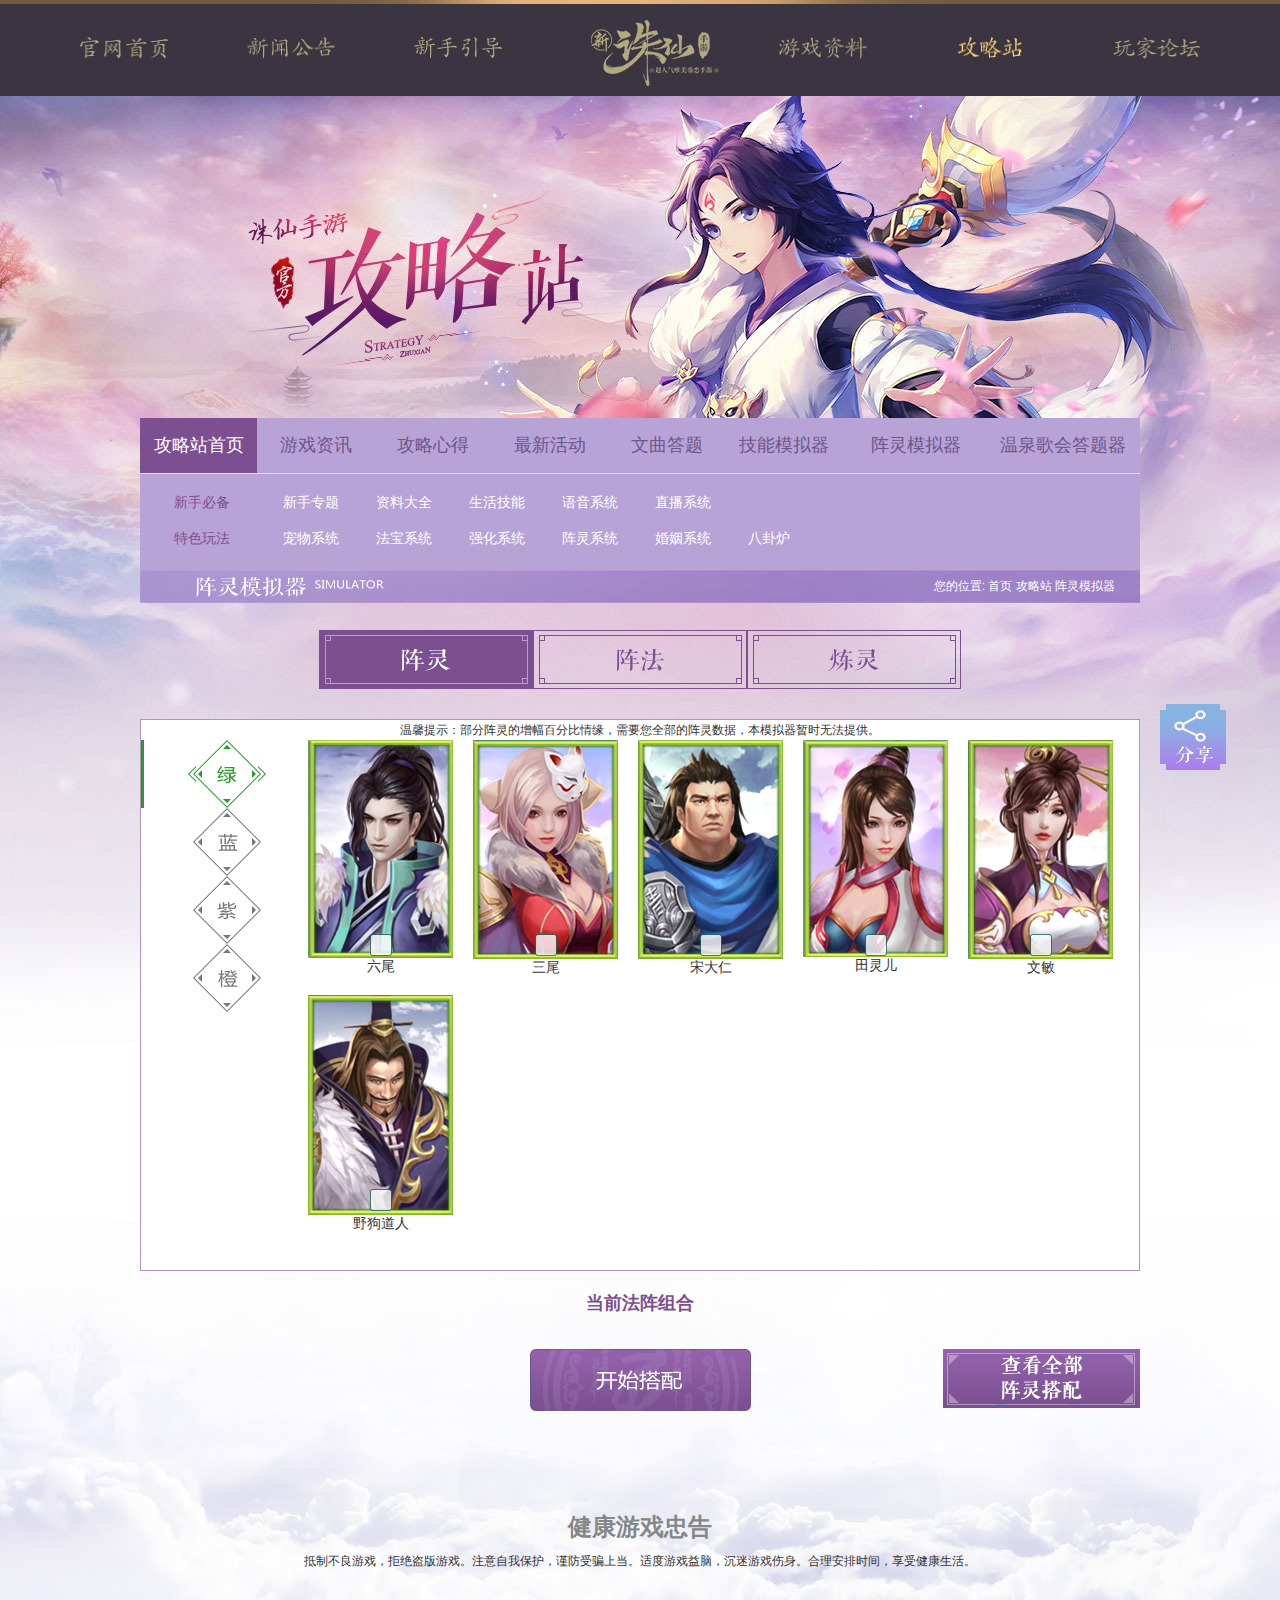
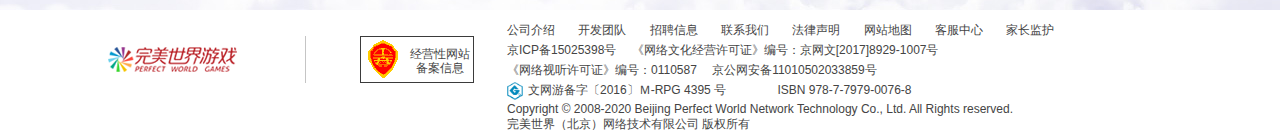
<file: yxgl.html>
<!DOCTYPE html>
<html lang="en">
<head>
    <meta charset="UTF-8">
    <title>新《诛仙手游》冲破次元只为你
           3月21日倾心公测</title>
    <link rel="shortcut icon" type="image/x-icon" href="img/favicon.ico">
    <link rel="stylesheet" href="css/reset.css">
    <link rel="stylesheet" href="css/yxgl.css">
    <script type="text/javascript" src="js/jquery.min.js"></script>
</head>
<body>
<header id="head"></header>
<article>
    <div class="bg">
        <div class="content">
            <div class="gl-nav">
                <div class="list-nav">
                    <ul class="clear">
                        <li>
                            <a href="#" class="active">攻略站首页</a>
                        </li>
                        <li>
                            <a href="#">游戏资讯</a>
                        </li>
                        <li>
                            <a href="#">攻略心得</a>
                        </li>
                        <li>
                            <a href="#">最新活动</a>
                        </li>
                        <li>
                            <a href="#">文曲答题</a>
                        </li>
                        <li>
                            <a href="#">技能模拟器</a>
                        </li>
                        <li>
                            <a href="#" class="last">阵灵模拟器</a>
                        </li>
                        <li>
                            <a href="#" class="last">温泉歌会答题器</a>
                        </li>
                    </ul>
                </div>
                <div class="list-tab">
                    <ul>
                        <li>
                            <span>新手必备</span>
                        </li>
                        <li>
                            <a href="#">新手专题</a>
                        </li>
                        <li>
                            <a href="#">资料大全</a>
                        </li>
                        <li>
                            <a href="#">生活技能</a>
                        </li>
                        <li>
                            <a href="#">语音系统</a>
                        </li>
                        <li>
                            <a href="#">直播系统</a>
                        </li>
                    </ul>
                    <ul>
                        <li>
                            <span>特色玩法</span>
                        </li>
                        <li>
                            <a href="#">宠物系统</a>
                        </li>
                        <li>
                            <a href="#">法宝系统</a>
                        </li>
                        <li>
                            <a href="#">强化系统</a>
                        </li>
                        <li>
                            <a href="#">阵灵系统</a>
                        </li>
                        <li>
                            <a href="#">婚姻系统</a>
                        </li>
                        <li>
                            <a href="#">八卦炉</a>
                        </li>
                    </ul>
                </div>
            </div>
            <div class="gl-addr clear">
                <div class="addr-tit"></div>
                <div class="addr-dz">
                    <span>您的位置:</span>
                    <a href="index.html" target="_blank">首页</a>
                    <a href="#">攻略站</a>
                    <a href="#">阵灵模拟器</a>
                </div>
            </div>
            <div class="gl-header clear">
                <span class="tit1 active"></span>
                <span class="tit2"></span>
                <span class="tit3"></span>
            </div>
            <div class="gl-cont">
                <div class="con-top">
                    <p class="ts">
                        温馨提示：部分阵灵的增幅百分比情缘，需要您全部的阵灵数据，本模拟器暂时无法提供。
                    </p>
                    <div class="con-nav">
                        <ul class="clear">
                            <li class="green active">
                                <span></span>
                            </li>
                            <li class="blue">
                                <span></span>
                            </li>
                            <li class="purple">
                                <span></span>
                            </li>
                            <li class="orange">
                                <span></span>
                            </li>
                        </ul>
                    </div>
                    <div class="con-list">
                        <ul class="clear">
                            <!--<li>
                                <div class="check"></div>
                                <img src="img-y/card_lw.png">
                                <p>六尾</p>
                            </li>-->
                        </ul>
                    </div>
                </div>
                <div class="con-bottom">
                    <h2>当前法阵组合</h2>
                    <div class="fz-box">
                        <ul class="clear">
                            <!--<li>
                               <div class="check"></div>
                               <img src="img-y/card_lw.png">
                               <p>六尾</p>
                           </li>-->
                        </ul>
                    </div>
                    <div class="foot-btn">
                        <a href="" class="start-btn"></a>
                        <a href="" class="look-btn"></a>
                    </div>
                </div>
            </div>
        </div>
        <div class="health">
            <h1>健康游戏忠告</h1>
            <p>
                抵制不良游戏，拒绝盗版游戏。注意自我保护，谨防受骗上当。适度游戏益脑，沉迷游戏伤身。合理安排时间，享受健康生活。</p>
        </div>
        <div class="fixbar">
            <a href="" class="to-fx"></a>
            <span  class="to-top"></span>
            <div class="fx-list">
                <span>分享好友：</span>
                <a href="" class="qzone_btn" title="分享到QQ空间"></a>
                <a href="" class="xweibo_btn" title="分享到微博"></a>
                <a href="" class="tweibo_btn" title="分享到腾讯微博"></a>
            </div>
        </div>
    </div>
</article>
<footer id="foot"></footer>
<script src="js/ajax.js"></script>
<script src="js/yxgl.js"></script>
</body>
</html>
</file>
<file: css/main.css>
body {
    font-size: 12px;
    font-family: "微软雅黑", Arial, Helvetica, sans-serif;
    color: #333;
}
a {
    font-family: "微软雅黑", Arial, Helvetica, sans-serif;
}
.inner {
    width: 1200px;
    margin: 0 auto;
    position: relative;
}
header nav li:first-of-type .img1{
display: none;
}
header nav li:first-of-type .img2{
    display: block;
}
article {
    width: 100%;
    min-width: 1200px;
    position: relative;
    overflow: hidden;
}
.section1 {
    width: 100%;
    height: 857px;
    padding-top: 459px;
    margin: 0 auto;
    background: url(../img/section1-bg.jpg) center top no-repeat;
    position: relative;
    overflow: hidden;
}
.section1 .top {
    width: 1200px;
    margin: 0 auto;
    position: relative;
}
.section1 .top .slogn {
    width: 619px;
    height: 299px;
    position: absolute;
    right: 0;
    top: -330px;
}
.section1 .video-btn {
    display: block;
    width: 458px;
    height: 142px;
    background: url(../img/video_btn.png) no-repeat;
    position: absolute;
    top: 450px;
    left: 50%;
    margin-left: 60px;
    z-index: 20;
}
.section1 .cont {
    width: 100%;
    height: 859px;
    background: url(../img/top_box.png) center top no-repeat;
    position: relative;
    z-index: 10;
}
.section1 .down-box {
    width: 448px;
    height: 138px;
    position: absolute;
    top: 186px;
    left: 30px;
}
.section1 .down-box .ss-down {
    width: 170px;
    height: 138px;
    float: left;
    margin-right: 6px;
}
.section1 .down-box .ss-down img {
    display: block;
}
.section1 .down-box .az-down {
    width: 196px;
    height: 138px;
    float: left;
}
.section1 .down-box .az-down .ios-down {
    display: block;
    width: 196px;
    height: 66px;
    margin-bottom: 6px;
    background: url(../img/app_btn.png) no-repeat;
}
.section1 .down-box .az-down .ios-down:hover {
    background: url(../img/app_btn_h.png) no-repeat;
}
.section1 .down-box .az-down .android-down {
    display: block;
    width: 196px;
    height: 66px;
    margin-bottom: 6px;
    background: url(../img/android_btn.png) no-repeat;
}
.section1 .down-box .az-down .android-down:hover {
    background: url(../img/android_btn_h.png) no-repeat;
}
.section1 .down-box .desk-down {
    display: block;
    width: 70px;
    height: 138px;
    float: right;
    background: url(../img/desk_btn.png) no-repeat;
}
.section1 .down-box .desk-down:hover {
    background: url(../img/desk_btn_hov.png) no-repeat;
}
.section1 .news {
    width: 507px;
    height: 365px;
    padding-left: 5px;
    padding-top: 40px;
    position: absolute;
    top: 386px;
    left: 0;
}
.section1 .news .news-tab {
    width: 458px;
    height: 38px;
    margin: 0 auto;
    margin-bottom: 18px;
    position: relative;
}
.section1 .news .news-tab .news-more {
    display: block;
    width: 36px;
    height: 36px;
    position: absolute;
    top: 0;
    right: 0;
    background: url(../img/news_more.png) no-repeat;
}
.section1 .news .news-tab li {
    width: 104px;
    height: 38px;
    cursor: pointer;
    line-height: 38px;
    color: #488b92;
    font-size: 20px;
    float: left;
    text-align: center;
}
.section1 .news .news-tab li.on {
    color: #fff;
    background: url(../img/tab_bg.png) no-repeat;
}
.section1 .news .news-tab .news-more:hover {
    transform: rotate(360deg);
    transition: all .6s linear;
}
.section1 .news .news-show {
    width: 100%;
    height: 68px;
    margin: 0 auto;
    border-left: 5px solid #667ae0;
}
.section1 .news .news-show p {
    width: 458px;
    height: 68px;
    line-height: 68px;
    border-bottom: 1px solid #e0daec;
    text-align: center;
    font-size: 20px;
    color: #e7894c;
    font-weight: bold;
}
.section1 .news .news-show a {
    color: #e7894c;
    font-size: 20px;
}
.section1 .news .news-list {
    width: 458px;
    margin: 0 auto;
    margin-top: 18px;
}
.section1 .news .news-list ul {
    width: 100%;
    display: none;
}
.section1 .news .news-list ul.on {
    display: block;
}
.section1 .news .news-list li {
    width: 100%;
    height: 20px;
    padding: 5px 0;
}
.section1 .news .news-list li a {
    width: 370px;
    height: 20px;
    font-size: 16px;
    display: block;
    line-height: 20px;
    color: #181a25;
    white-space: nowrap;
    overflow: hidden;
    text-overflow: ellipsis;
}
.section1 .news .news-list li span {
    padding-right: 10px;
    float: right;
    line-height: 20px;
    color: #565a68;
}
.section1 .news .news-list li a:hover {
    color: #e7894c;
}
.section1 .banner {
    width: 366px;
    height: 644px;
    position: absolute;
    top: 186px;
    left: 532px;
}
.section1 .banner .ba-lianjie {
    display: block;
    width: 362px;
    height: 641px;
    background: url(../img/lunbo_mask.png) no-repeat;
    z-index: 10;
    position: absolute;
    top: 1px;
    left: 2px;
}
.section1 .banner .ba-list {
    width: 366px;
    height: 644px;
    position: absolute;
    top: 0;
    left: 0;
}
.section1 .banner .ba-list li {
    position: absolute;
    width: 362px;
    height: 642px;
    left: 0;
    top: 0;
    display: none;
}
.section1 .banner .ba-list li.active {
    display: block;
}
.section1 .banner .ba-list li img {
    display: block;
}
.section1 .banner .ba-tab {
    width: 234px;
    height: 30px;
    margin: 0 auto;
    position: relative;
    top: 584px;
    z-index: 20;
}
.section1 .banner .ba-tab li {
    float: left;
    width: 30px;
    height: 30px;
    margin: 0 3px;
    cursor: pointer;
}
.section1 .banner .ba-tab span {
    display: block;
    width: 30px;
    height: 30px;
    background: url(../img/dot.png) center center no-repeat;
}
.section1 .banner .ba-tab li.active span {
    background: url(../img/doth.png) center center no-repeat;
}
.section1 .hot-link {
    width: 200px;
    height: 460px;
    position: absolute;
    top: 328px;
    left: 982px;
}
.section1 .hot-link a {
    display: block;
    width: 103px;
    height: 103px;
    position: absolute;
}
.section1 .hot-link .hot-l1 {
    top: 0;
    left: 37px;
}
.section1 .hot-link .hot-l2 {
    top: 118px;
    left: 96px;
}
.section1 .hot-link .hot-l3 {
    top: 256px;
    left: 92px;
}
.section1 .hot-link .hot-l4 {
    top: 356px;
    left: 2px;
}
.section1 .hot-link a .pic1 {
    transform-style: preserve-3d;
    backface-visibility: hidden;
    transform: rotateY(0deg);
    transition: all .4s ease-in-out;
}
.section1 .hot-link a .pic2 {
    transform-style: preserve-3d;
    backface-visibility: hidden;
    transform: rotateY(-180deg);
    transition: all .4s ease-in-out;
    position: absolute;
    top: 0;
    left: 0;
    z-index: -1;
}
.section1 .hot-link a:hover .pic1 {
    background: url(../img/hotlink01_h.png) no-repeat;
    transform: rotateY(-180deg);
}
.section1 .hot-link a:hover .pic2 {
    transform: rotateY(0deg);
    z-index: 10;
}
.section2 {
    width: 100%;
    height: 1034px;
    margin: 0 auto;
    background: url(../img/section2-bg.jpg) top center no-repeat;
    position: relative;
    overflow: hidden;
}
.section2 .bo-bg {
    width: 1920px;
    height: 300px;
    background: url(../img/bg02_bt.png) no-repeat;
    position: absolute;
    bottom: 0;
    left: 50%;
    margin-left: -960px;
    z-index: 100;
}
.section2 .rw-tab {
    width: 610px;
    height: 68px;
    position: absolute;
    left: 50%;
    margin-left: -305px;
    bottom: 110px;
    z-index: 120;
}
.section2 .rw-tab li {
    float: left;
    width: 68px;
    height: 68px;
    margin: 0 4px;
    cursor: pointer;
}
.section2 .rw-tab li:hover span {
    transform: rotateY(180deg);
}
.section2 .rw-tab li span {
    display: block;
    width: 68px;
    height: 68px;
    transition: all 0.4s ease-in-out;
}
.section2 .rw-tab .rw-tab1 span {
    background: url(../img/dot2_0.png) center no-repeat;
}
.section2 .rw-tab .rw-tab1.active span {
    background: url(../img/doth2_0.png) center no-repeat;
}
.section2 .rw-tab .rw-tab2 span {
    background: url(../img/dot2_1.png) center no-repeat;
}
.section2 .rw-tab .rw-tab2.active span {
    background: url(../img/doth2_1.png) center no-repeat;
}
.section2 .rw-tab .rw-tab3 span {
    background: url(../img/dot2_2.png) center no-repeat;
}
.section2 .rw-tab .rw-tab3.active span {
    background: url(../img/doth2_2.png) center no-repeat;
}
.section2 .rw-tab .rw-tab4 span {
    background: url(../img/dot2_3.png) center no-repeat;
}
.section2 .rw-tab .rw-tab4.active span {
    background: url(../img/doth2_3.png) center no-repeat;
}
.section2 .rw-tab .rw-tab5 span {
    background: url(../img/dot2_4.png) center no-repeat;
}
.section2 .rw-tab .rw-tab5.active span {
    background: url(../img/doth2_4.png) center no-repeat;
}
.section2 .rw-tab .rw-tab6 span {
    background: url(../img/dot2_5.png) center no-repeat;
}
.section2 .rw-tab .rw-tab6.active span {
    background: url(../img/doth2_5.png) center no-repeat;
}
.section2 .rw-tab .rw-tab7 span {
    background: url(../img/dot2_6.png) center no-repeat;
}
.section2 .rw-tab .rw-tab7.active span {
    background: url(../img/dot2h_6.png) center no-repeat;
}
.section2 .rw-tab .rw-tab8 span {
    background: url(../img/dot2_7.png) center no-repeat;
}
.section2 .rw-tab .rw-tab8.active span {
    background: url(../img/doth2_7.png) center no-repeat;
}
.section2 .rw-list {
    position: relative;
    width: 1200px;
    height: 990px;
}
.section2 .rw-list li {
    position: absolute;
    width: 1200px;
    left: 0;
    top: 0;
    height: 990px;
    display: none;
}
.section2 .rw-list li.active {
    display: block;
}
.section2 .rw-list li .job-bg {
    width: 586px;
    height: 586px;
    background: url(../img/job_bing.png) no-repeat;
    position: absolute;
    top: 148px;
    left: -56px;
}
.section2 .rw-list li .job-btn {
    display: block;
    width: 107px;
    height: 107px;
    position: absolute;
    top: 656px;
    left: 200px;
    z-index: 210;
    background: url(../img/role_more.png) no-repeat;
}
.section2 .rw-list li .job-btn:hover {
    background: url(../img/role_more_h.png) no-repeat;
}
.section2 .rw-list li .job1 {
    position: absolute;
    top: 248px;
    left: 80px;
    z-index: 50;
}
.section2 .rw-list li .job2 {
    position: absolute;
    top: 546px;
    left: 88px;
    z-index: 50;
}
.section3 .top-box {
    width: 1252px;
    height: 152px;
    margin: 0 auto;
}
.section3 .top-box a {
    display: inline-block;
    width: 89px;
    height: 152px;
    margin: 0 4px;
    position: relative;
    overflow: hidden;
    background: url(../img/query_bg.jpg) no-repeat;
}
.section3 .top-box a .tb {
    display: block;
    width: 75px;
    height: 75px;
    position: absolute;
    top: 22px;
    left: 50%;
    margin-left: -37px;
    z-index: 20;
    transition: all .4s ease-in-out;
}
.section3 .top-box a:hover .tb {
    transform: rotateY(180deg);
}
.section3 .top-box .top1 .tb {
    background: url(../img/query01.png) no-repeat;
}
.section3 .top-box .top2 .tb {
    background: url(../img/query02.png) no-repeat;
}
.section3 .top-box .top3 .tb {
    background: url(../img/query03.png) no-repeat;
}
.section3 .top-box .top4 .tb {
    background: url(../img/query04.png) no-repeat;
}
.section3 .top-box .top5 .tb {
    background: url(../img/query05.png) no-repeat;
}
.section3 .top-box .top6 .tb {
    background: url(../img/query06.png) no-repeat;
}
.section3 .top-box .top7 .tb {
    background: url(../img/query07.png) no-repeat;
}
.section3 .top-box .top8 .tb {
    background: url(../img/query08.png) no-repeat;
}
.section3 .top-box .top9 .tb {
    background: url(../img/query09.png) no-repeat;
}
.section3 .top-box .top10 .tb {
    background: url(../img/query10.png) no-repeat;
}
.section3 .top-box .top11 .tb {
    background: url(../img/query11.png) no-repeat;
}
.section3 .top-box .top12 .tb {
    background: url(../img/query12.png) no-repeat;
}
.section3 .top-box a p {
    width: 60px;
    position: absolute;
    top: 106px;
    left: 50%;
    margin-left: -30px;
    color: #fff;
    font-size: 14px;
    text-align: center;
    z-index: 20;
}
.section3 .top-box a .bg {
    width: 89px;
    height: 152px;
    position: absolute;
    top: 152px;
    left: 0;
    background: url(../img/query_mask.png) no-repeat;
    z-index: 10;
}
.section3 .bottom-box {
    width: 100%;
    height: 460px;
    margin: 0 auto;
    margin-top: 10px;
    overflow: hidden;
}
.section3 .game-info {
    float: left;
    width: 508px;
    height: 396px;
    padding-top: 64px;
}
.section3 .game-info-tit {
    width: 508px;
    height: 44px;
    margin-bottom: 18px;
    background: url(../img/game_info_tit.png) no-repeat;
    position: relative;
}
.section3 .more {
    display: block;
    width: 36px;
    height: 36px;
    position: absolute;
    top: 0;
    right: 0;
    background: url(../img/news_more.png) no-repeat;
}
.section3 .more:hover {
    transform: rotate(360deg);
    transition: transform 0.6s linear;
}
.section3 .info-box {
    width: 508px;
    height: 80px;
    margin-top: 8px;
    border-bottom: 1px solid #efedf3;
}
.section3 .info-box .new {
    width: 45px;
    height: 71px;
    margin-right: 20px;
    background: url(../img/newer_icon.png) no-repeat;
    float: left;
}
.section3 .info-box .rumen {
    width: 45px;
    height: 71px;
    margin-right: 20px;
    background: url(../img/rumen_icon.png) no-repeat;
    float: left;
}
.section3 .info-box .jinjie {
    width: 45px;
    height: 71px;
    margin-right: 20px;
    background: url(../img/jinjie_icon.png) no-repeat;
    float: left;
}
.section3 .info-box .list {
    float: left;
    width: 440px;
    height: 71px;
}
.section3 .info-box .list li {
    width: 440px;
    margin-top: 12px;
}
.section3 .info-box .list li a {
    height: 16px;
    padding-left: 5px;
    padding-right: 8px;
    font-size: 14px;
    color: #3b4b99;
    background: url(../img/line_icon.jpg) right center no-repeat;
}
.section3 .info-box .list li .last {
    background: none;
}
.section3 .info-box .list li a:hover {
    color: #e7894c;
}
.section3 .lingqi {
    width: 129px;
    height: 458px;
    float: left;
    margin-right: 36px;
    margin-left: 18px;
    background: url(../img/lingqi.png) no-repeat;
}
.section3 .game-tip {
    float: left;
    width: 508px;
    height: 396px;
    padding-top: 64px;
    position: relative;
}
.section3 .game-tip-tit {
    width: 508px;
    height: 44px;
    margin-bottom: 18px;
    background: url(../img/game_tip_tit.png) no-repeat;
    position: relative;
}
.section3 .game-tip .gt-box {
    width: 151px;
    height: 256px;
    position: absolute;
    top: 126px;
    right: 0;
}
.section3 .game-tip .tyf {
    width: 151px;
    height: 124px;
    position: relative;
}
.section3 .game-tip .glz {
    width: 151px;
    height: 124px;
    margin-top: 8px;
    position: relative;
}
.section3 .game-tip-new {
    width: 318px;
    height: 254px;
    margin-top: 22px;
}
.section3 .game-tab {
    width: 318px;
    height: 24px;
}
.section3 .game-tab li {
    width: 51px;
    height: 24px;
    margin: 0 1px;
    cursor: pointer;
    line-height: 24px;
    color: #554576;
    font-size: 14px;
    float: left;
    text-align: center;
    background: url(../img/tab_bg2.png) no-repeat;
}
.section3 .game-tab li.on {
    color: #fff;
    background: url(../img/tab_bg_h2.png) no-repeat;
}
.section3 .game-list {
    width: 318px;
    margin: 0 auto;
    margin-top: 23px;
}
.section3 .game-list ul {
    width: 100%;
    display: none;
}
.section3 .game-list ul.on {
    display: block;
}
.section3 .game-list li {
    width: 100%;
    height: 20px;
    padding: 3px 0;
}
.section3 .game-list li a {
    width: 318px;
    height: 20px;
    font-size: 14px;
    display: block;
    line-height: 20px;
    color: #554576;
    white-space: nowrap;
    overflow: hidden;
    text-overflow: ellipsis;
}
.section3 .game-list li a:hover {
    color: #e7894c;
}
.section3 .game-tip .gt-box .mask {
    width: 100%;
    height: 49px;
    line-height: 49px;
    font-size: 18px;
    color: #fff;
    text-align: center;
    position: absolute;
    bottom: 0;
    left: 0;
    z-index: 5;
    background-color: rgba(0, 0, 0, 0.6);
}
.section3 .game-tip .gt-box a {
    display: block;
    width: 100%;
    height: 100%;
    position: absolute;
    top: 0;
    left: 0;
    z-index: 10;
}
.section4 {
    width: 100%;
    height: 1462px;
    margin: 0 auto;
    background: url(../img/section4-bg.jpg) center no-repeat;
    position: relative;
}
.section4 .zhqu {
    width: 100%;
    height: 315px;
    margin: 0 auto;
}
.section4 .yihu {
    padding-top: 48px;
    margin-top: 46px;
}
.section4 .tore-top {
    width: 100%;
    height: 60px;
    background: url(../img/tongren_tit.png) center no-repeat;
    position: relative;
}
.section4 .yihu-top {
    width: 100%;
    height: 60px;
    background: url(../img/yinhua_tit.png) center no-repeat;
    position: relative;
}
.section4 .zhqu .zhqu-tab {
    width: 580px;
    height: 31px;
    position: absolute;
    top: 15px;
    left: 575px;
}
.section4 .zhqu .zhqu-tab li {
    float: left;
    width: 138px;
    height: 31px;
    margin: 0 10px;
    font-size: 24px;
    font-family: "宋体";
    text-align: center;
    font-weight: 600;
    color: #3b4b99;
    padding-right: 30px;
    cursor: pointer;
    background: url(../img/tab_line.jpg) right center no-repeat;
}
.section4 .zhqu .zhqu-tab li.on {
    color: #e7894c;
}
.section4 .zhqu .zhqu-tab li.last{
    background: none;
}
.section4 .zhqu .zhqu-cont {
    width: 1200px;
    height: 230px;
    margin: 0 auto;
    margin-top: 17px;
    overflow: hidden;
    position: relative;
}
.section4 .zhqu .zhqu-cont .box {
    width: 100%;
    height: 690px;
    position: absolute;
    left:0;
    top:0;
}
.section4 .zhqu .zhqu-cont ul {
    width: 1210px;
    height: 230px;
    margin: 0 auto;
}
.section4 .zhqu .zhqu-cont li {
    float: left;
    width: 288px;
    height: 230px;
    margin: 0 7px;
    position: relative;
    overflow: hidden;
}
.section4 .zhqu .zhqu-cont li img {
    width: 288px;
    height: 166px;
}
.section4 .zhqu .zhqu-cont li p {
    font-size: 14px;
    color: #3b4b99;
    text-align: center;
    margin-top: 12px;
}
.section4 .zhqu .zhqu-cont li a {
    width: 100%;
    height: 100%;
    position: absolute;
    top: 0;
    left: 0;
    z-index: 50;
}
.section4 .zhqu .zhqu-cont .shp a span {
    position: absolute;
    width: 62px;
    height: 65px;
    left: 50%;
    top: 50%;
    margin-left: -31px;
    margin-top: -58px;
    background: url(../img/btn_play-circle.png) no-repeat;
}
.section4 .zhqu .zhqu-cont .shp a em {
    position: absolute;
    width: 34px;
    height: 36px;
    left: 50%;
    top: 50%;
    margin-left: -14px;
    margin-top: -44px;
    background: url(../img/btn_play.png) no-repeat;
}
.section4 .zhqu .zhqu-cont .shp a:hover span {
    animation: play_btn linear 2s infinite;
}
@keyframes play_btn {
    0% {
        transform: rotate(0deg);
    }
    100% {
        transform: rotate(360deg);
    }
}
.section4 .zhqu .zhqu-cont .tu .img {
    width: 288px;
    height: 166px;
    overflow: hidden;
}
.section4 .zhqu .zhqu-cont .tu img {
    transition: all 2s;
}
.section4 .zhqu .zhqu-cont .tu li:hover img {
    transform: scale(1.2);
}
.section4 .zhqu .more {
    display: block;
    width: 36px;
    height: 36px;
    position: absolute;
    top: 6px;
    right: 0;
    background: url(../img/news_more.png) no-repeat;
}
.section4 .zhqu .more:hover{
    transform: rotate(360deg);
    transition: transform 0.6s linear;
}
.section4 .code-box{
    width: 1012px;
    height: 375px;
    padding-left: 50px;
    margin: 0 auto;
    margin-top: 234px;
}
.code-box .code{
    width: 162px;
    height: 375px;
    float: left;
    position: relative;
    margin-left: 120px;
}
.code-box .code1{
    margin-left: 0;
}
.code-box .code h3{
    font-size: 30px;
    color: #fff;
    font-family: "宋体";
    text-align: center;
    font-weight: 600;
    margin-bottom: 20px;
}
.code-box .code .lo-img{
    width: 162px;
    height: 162px;
}
.code-box .code .lo-img img{
    display: block;
    width: 100%;
}
.code-box .code p{
    font-size: 14px;
    color: #fff;
    text-align: center;
}
.code-box .code1 .dline{
    margin-top: 10px;
    margin-bottom: 10px;
}
.code-box .code1 .hot-line{
    width: 200px;
    text-align: left;
}
.code-box .code1 p a{
    font-size: 14px;
    color: #ffd200;
}
.code-box .code1 .qq-qun{
    width: 140px;
    height: 95px;
    margin: 0 auto;
    margin-top: 20px;
    padding: 5px 10px;
    border: 2px solid #fff;
}
.code-box .code1 .qq-qun h3{
    font-size: 22px;
    margin-bottom: 10px;
    text-align: left;
}
.code-box .code1 .qq-qun p{
    font-size: 14px;
    text-align: left;
}
.code-box .code3 .download{
    width: 105px;
    height: 47px;
    margin: 0 auto;
    margin-top: 14px;
}
.code-box .code3 a{
    display: inline-block;
    width: 50px;
    height: 47px;
}
.code-box .code3 .apple-down{
    background: url(../img/apple_icon.png) no-repeat;
}
.code-box .code3 .android-down{
    background: url(../img/android_icon.png) no-repeat;
}
.code-box .code4 .wb-link{
    display: block;
    width: 100%;
    height: 100%;
    position: absolute;
    top: 0;
    left: 0;
    z-index: 10;
}
.health{
    width: 100%;
    margin: 0 auto;
    margin-top: 62px;
    text-align: center;
    margin-bottom: 40px;
}
.health h1{
    font-size: 24px;
    font-weight: bold;
    color: #828788;
    margin-bottom: 10px;
}
</file>
<file: css/footer.css>
footer {
    position: relative;
    z-index: 98;
    height: 130px;
    background-color: #ffffff;
    min-width: 1002px;
    width: 100%;
    color: #444444;
    font-size: 12px;
}
footer a {
    color: #444444;
    font-family: Verdana, \5b8b\4f53, sans-serif;
}
footer .inner {
    position: relative;
    z-index: 101;
    width: 1200px;
    height: 100px;
    padding-top: 15px;
    margin: 0 auto;
}
footer .h-wmsj {
    position: absolute;
    z-index: 103;
    width: 220px;
    height: 37px;
    top: 26px;
    border-right: 1px solid #c5c5c5;
    padding-left: 45px;
    padding-top: 10px;
    font-size: 12px;
    text-align: center;
    left: 0;
    background: url(../img/wmlogo.png) no-repeat center center;
    line-height: 14px;
}
footer .h-aqxx {
    position: absolute;
    z-index: 102;
    width: 67px;
    height: 35px;
    top: 26px;
    border: 1px solid #3b3b3b;
    padding-left: 45px;
    padding-top: 10px;
    font-size: 12px;
    text-align: center;
    left: 320px;
    background: url(../img/bg.gif) no-repeat -78px -211px;
    line-height: 14px;
}
footer .inner .hyy{
    position: absolute;
    z-index: 103;
    height: 20px;
    left: 467px;
    font-size: 12px;
 }
footer .h-list {
    top: 12px;
    font-family: Verdana, Geneva, sans-serif;
}
footer .h-list a {
    color: #444444;
    margin-right: 20px;
}
footer .h-whxk {
    top: 32px;
}
footer .h-stxk{
    top: 52px;
}
footer .h-wwby{
    top: 72px;
}
footer .h-bqsy{
    top: 92px;
}
footer .hyy a:hover{
    color: #cc0000;
}
</file>
<file: css/header.css>
nav .inner {
    width: 1200px;
    height: 100%;
    margin: 0 auto;
    position: relative;
}
nav {
    width: 100%;
    max-width: 1920px;
    min-width: 1200px;
    height: 96px;
    background: url(../imgy/nav-bg.jpg) no-repeat center top;

}
nav ul {
    height: 96px;
}
nav ul li {
    float: left;
    width: 167px;
    height: 96px;
    line-height: 96px;
    text-align: center;
    cursor: pointer;
}
nav ul li.zhong {
    margin-right: 198px;
}
nav ul li.li5 img {
    width: 64px;
}
nav ul li a {
    width: 100%;
    height: 100%;
    font-size: 23px;
    color: #b2a980;
}
nav ul li img {
    width: 88px;
    height: 22px;
    display: none;
    margin: 37px auto 0;
}
nav ul li .img1 {
    display: block;
}
nav ul li:hover .img1, nav ul li.active .img1 {
    display: none;
}
nav ul li:hover .img2, nav ul li.active .img2 {
    display: block;
}
nav .logo {
    width: 129px;
    height: 66px;
    position: absolute;
    top: 20px;
    left: 50%;
    margin-left: -50px;
}
</file>
<file: css/news.css>
body {
    width: 100%;
    margin: 0;
    padding: 0;
    font-size: 14px;
    overflow-x: hidden;
    font-family: "微软雅黑", Arial, Helvetica, sans-serif;
    background-color: #e3eff8;
    color: #333;
}
header nav li:nth-of-type(2) .img1 {
    display: none;
}
header nav li:nth-of-type(2) .img2 {
    display: block;
}
article {
    width: 100%;
    min-height: 375px;
    min-width: 1260px;
    background: url(../img-n/neiye180731.jpg) center top no-repeat;
    position: relative;
}
.inner {
    width: 1260px;
    height: 100%;
    margin: 0 auto;
    position: relative;
}
.top {
    width: 624px;
    height: 370px;
    position: relative;
    margin-left: 50px;
    padding-bottom: 20px;
}
.content {
    width: 1100px;
    margin: 0 auto;
    overflow: hidden;
    margin-bottom: 50px;
}
.content .left {
    width: 770px;
    margin-right: 10px;
    float: left;
}
.content .right {
    width: 320px;
    float: left;
}
.content .down {
    width: 320px;
    height: 414px;
    position: relative;
}
.content .d-tit {
    width: 224px;
    height: 52px;
    padding-left: 20px;
    font-size: 14px;
    color: #fff;
    line-height: 52px;
    background: url(../img-n/sysdw.png) center center no-repeat;
}
.content .d-down {
    width: 320px;
    height: 182px;
    background: #677ece;
}
.content .code {
    width: 160px;
    height: 164px;
    margin-right: 5px;
    float: left;
    text-align: center;
}
.content .code img {
    width: 134px;
    height: 134px;
    display: block;
    margin: 0 auto;
    margin-top: 15px;
    margin-bottom: 5px;
}
.content .code p {
    color: #fff;
    font-size: 14px;
}
.content .d-down a {
    width: 153px;
    height: 91px;
    display: block;
    text-align: center;
    float: left;
    background: #fff;
    color: #0bac9c;
    font-size: 21px;
}
.content .d-down .appstore {
    background: url(../img-n/appstore.jpg) center center no-repeat;
}
.content .d-down .android {
    background: url(../img-n/android.jpg) center center no-repeat;
}
.content .d-tuij {
    width: 274px;
    height: 134px;
    background: #fff;
    float: left;
    border-left: 1px solid #bdb2dc;
    border-right: 1px solid #bdb2dc;
    padding: 22px;
}
.content .item-tit {
    width: 265px;
    height: 30px;
    border-bottom: 1px solid #dac9e5;
    overflow: hidden;
    padding-bottom: 5px;
    background: url(../img-n/xinfu.png) no-repeat;
}
.content .item-more {
    display: block;
    text-indent: -9999px;
    width: 19px;
    height: 19px;
    background: url(../img-n/more.png) no-repeat;
    position: absolute;
    right: 20px;
    top: 260px;
}
.content .item-list {
    margin-top: 10px;
}
.content .item-list li {
    padding-left: 16px;
    margin-bottom: 5px;
    position: relative;
}
.content .item-list li b {
    display: block;
    width: 11px;
    height: 13px;
    position: absolute;
    top: 2px;
    left: 0;
    background: url(../img-n/tit_icon.png) no-repeat;
}
.content .item-list li a {
    font-size: 14px;
    color: #5768bb;
}
.content .libao {
    width: 322px;
    height: 356px;
}
.content .libao a {
    display: block;
    width: 318px;
    height: 118px;
    border: 1px solid #e9c3c5;
}
.content .libao .box1 {
    background: url(../img-n/adver1.jpg) no-repeat;
}
.content .libao .box2 {
    background: url(../img-n/adver4.jpg) no-repeat;
    border-top: none;
}
.content .libao .box3 {
    background: url(../img-n/adver3.jpg) no-repeat;
    border-top: none;
}
.content .erweima {
    width: 248px;
    height: 315px;
    padding: 35px;
    padding-bottom: 0;
    background: #fff;
    float: right;
    border: 1px solid #bdb2dc;
    margin-top: -2px;
    margin-bottom: 1px;
    position: relative;
}
.content .erweima .ma {
    width: 110px;
    height: 236px;
    float: left;
}
.content .erweima .ma h3 {
    font-size: 18px;
    color: #8f5797;
    text-align: center;
    font-weight: bold;
    margin-bottom: 10px;
}
.content .erweima .ma .qrcode {
    width: 108px;
    height: 108px;
    margin-bottom: 10px;
}
.content .erweima .ma p {
    font-size: 12px;
    color: #4c4948;
    text-align: center;
}
.content .erweima .ma .p1 {
    font-size: 14px;
}
.content .erweima .seg-line {
    width: 15px;
    height: 148px;
    float: left;
    margin: 0 6px;
    margin-top: 10px;
    background: url(../img-n/seg_ling.png) no-repeat;
}
.content .erweima .ew-bottom {
    width: 168px;
    height: 42px;
    margin: 0 auto;
}
.content .erweima .ew-bottom p {
    font-size: 14px;
    color: #dd6369;
}
.content .erweima .ew-bottom span {
    font-weight: bold;
}
.content .erweima .ew-bottom a {
    font-size: 14px;
    color: #dd6369;
}
.xin-tit {
    width: 670px;
    height: 52px;
    line-height: 52px;
    color: #fff;
    background: url(../img-n/nav_bg224.jpg) no-repeat;
    padding-left: 56px;
    padding-right: 44px;
}
.xin-tit .wz a {
    color: #fff;
}
.new-tab {
    width: 718px;
}
.new-tab .tab-nav {
    width: 718px;
    margin: 0 auto;
    margin-top: 15px;
    margin-bottom: 15px;
    padding: 0 26px;
    border-bottom: 3px solid #e1e1e1;
}
.new-tab .tab-nav ul {
    width: 553px;
    height: 32px;
}
.new-tab .tab-nav li {
    width: 80px;
    height: 32px;
    margin-right: 20px;
    line-height: 32px;
    text-align: center;
    font-size: 20px;
    color: #707070;
    float: left;
    cursor: pointer;
}
.new-tab .tab-nav li.active, .new-tab .tab-nav li:hover {
    border-bottom: 3px solid #7c4f92;
}
.new-tab .tab-nav li a {
    color: #707070;
}
.new-list {
    width: 653px;
    margin: 0 auto;
    padding-top: 20px;
}
.new-page {
    height: 20px;
    line-height: 20px;
    text-align: center;
    padding-top: 20px;
    color: #333;
}
.new-page span,.new-page a{
    display: inline-block;
    width: 20px;
    line-height: 20px;
    text-align: center;
    color: #FFF;
    background-color: #7c4f92;
    cursor: pointer;
}
.new-page span.active {
    color: #000;
    background: transparent;
}
.to-top {
    width: 266px;
    height: 72px;
    margin: 0 auto;
    margin-top: 80px;
}
.to-top a {
    display: block;
    width: 268px;
    height: 74px;
    color: #fff;
    background: url(../img-n/ding.png) no-repeat;
}
.news-bottom {
    width: 572px;
    height: 175px;
    padding: 30px 20px 35px 60px;
    margin-top: 150px;
    position: relative;
    border: 1px solid #bdb2dc;
}
.news-bottom h4 {
    margin-top: -10px;
    margin-bottom: 15px;
    margin-left: 120px;
    color: #9e9e9e;
    font-size: 26px;
}
.news-bottom .fx {
    width: 230px;
    height: 25px;
    position: absolute;
    top: 28px;
    right: 10px;
}
.news-bottom .fx span {
    width: 35px;
    line-height: 25px;
    float: left;
    color: #454547;
}
.news-bottom .fx a {
    width: 24px;
    height: 24px;
    margin: 0 4px;
    margin-bottom: 5px;
    display: block;
    float: left;
    margin-right: 6px;
}
.news-bottom .fx .fx-bd {
    background: url(../img-n/share_baidu.png) no-repeat center center;
}
.news-bottom .fx .fx-kj {
    background: url(../img-n/share_qzone.png) no-repeat center center;
}
.news-bottom .fx .fx-tx {
    background: url(../img-n/share_qq.png) no-repeat center center;
}
.news-bottom .fx .fx-wb {
    background: url(../img-n/share_weibo.png) no-repeat center center;
}
.news-bottom .fx .fx-rr {
    background: url(../img-n/share_renren.png) no-repeat center center;
}
.news-bottom .wx-box{
    width: 140px;
    position: absolute;
    top: 30px;
    left: 20px;
}
.news-bottom .wx-box .wx-code{
    width: 140px;
    height: 140px;
    margin-bottom: 8px;
    text-align: center;
}
.news-bottom .wx-box img{
    width: 140px;
    height: 140px;
    display: block;
}
.news-bottom .wx-box p{
    width: 140px;
    line-height: 20px;
    color: #646363;
    text-align: center;
}
.news-bottom .wz-con{
    width: 445px;
    margin-left: 120px;
    margin-bottom: 30px;
    color: #49635c;
    line-height: 24px;
}
.news-bottom .target-list{
    position: absolute;
    bottom: 20px;
    left: 180px;
    border-left: 1px solid #a83b3b;
}
.news-bottom .target-list a{
    width: 94px;
    height: 15px;
    line-height: 15px;
    display: block;
    float: left;
    border-right: 1px solid #5768bb;
    color: #5768bb;
    font-size: 14px;
    text-align: center;
}
/*============json引入的内容的格式================*/
.new-list ul{
    margin-bottom: 30px;
    margin-left: 30px;
}
.new-list ul li{
    list-style-type: disc;
    line-height: 1.8;
}
.new-list ul li a{
    color: #464646;
}
.new-list ul li:hover a{
    color: #a83b3b;
}
.new-list ul li span{
    float: right;
}
</file>
<file: css/xqy.css>
body {
    background: none;
    font-size: 12px;
    font-family: "Microsoft YaHei", Verdana, Geneva, sans-serif, \5b8b\4f53;
}
header nav li:nth-of-type(5) .img1 {
    display: none;
}
header nav li:nth-of-type(5) .img2 {
    display: block;
}
article {
    max-width: 1920px;
    min-width: 1200px;
    background: url(../img-x/tempbg.jpg) no-repeat 0 0;
    height: 984px;
    position: relative;
}
.inner {
    width: 1200px;
    height: 984px;
    position: relative;
}
.left {
    background: url(../img-x/leftnav.jpg) no-repeat 0 0;
    width: 260px;
    height: 984px;
    position: absolute;
    left: 0;
    top: 0;
}
.left .logo {
    display: block;
    width: 192px;
    height: 97px;
    background: url(../img-x/logo.png) no-repeat 0 0;
    position: absolute;
    left: 34px;
    top: 40px;
}
.left .tab {
    padding-top: 190px;
}
.left .tab li {
    width: 260px;
    height: 93px;
    background: url(../img-x/on.jpg) no-repeat -250px -250px;
}
.left .tab li span {
    display: block;
    width: 100%;
    background: url(../img-x/line.png) no-repeat center 0;
}
.left .tab li i {
    display: block;
    height: 93px;
    line-height: 93px;
    font-size: 20px;
    color: #d7d5f0;
    text-indent: 54px;
    font-style: normal;
}
.left .tab li:hover, .left .tab li.active {
    background-position: 0 0;
}
.left .tab li .i1 {
    background: url(../img-x/n1.png) no-repeat 20px center;
}
.left .tab li .i2 {
    background: url(../img-x/n2.png) no-repeat 20px center;
}
.left .tab li .i3 {
    background: url(../img-x/n3.png) no-repeat 20px center;
}
.left .tab li .i4 {
    background: url(../img-x/n4.png) no-repeat 20px center;
}
.left .tab li .i5 {
    background: url(../img-x/n5.png) no-repeat 20px center;
}
.left .tab li .i6 {
    background: url(../img-x/n6.png) no-repeat 20px center;
}
.left .tab li .i7 {
    background: url(../img-x/n7.png) no-repeat 20px center;
}
.right {
    width: 870px;
    height: 984px;
    position: absolute;
    left: 260px;
    top: 0;
}
.right .title {
    padding: 72px 0 0 0;
    height: 124px;
}
.right .title img {
    display: block;
    margin: 0 auto;
}
.right .cont {
    width: 100%;
    height: 754px;
    overflow: hidden;
    overflow-y: auto;
}
.right .cont .nr {
    padding: 0 70px;
}
.right .cont .nr h2 {
    font-size: 30px;
    color: #FFF;
    font-weight: bold;
    height: 60px;
    line-height: 60px;
}
.right .cont .nr p {
    font-size: 16px;
    color: #d1cbe9;
    line-height: 32px;
    padding-bottom: 20px;
}
.right .cont .nr img {
    display: block;
    margin: auto;
    padding-bottom: 20px;
}
.right .cont::-webkit-scrollbar {
    width: 7px;
    height: 7px;
    background-color: rgba(0, 0, 0, 0);
}
.right .cont::-webkit-scrollbar-thumb {
    border-radius: 0;
    background-color: #c6b8ff;
}
.right .cont::-webkit-scrollbar-track {
    background-color: #d1cbe9;
}
.right .cont::-webkit-scrollbar-track-piece {
    margin: 0;
}
.right .cont .ts {
    background: url(../img-x/ps.png) no-repeat 0 0;
    width: 585px;
    height: 32px;
    line-height: 32px;
    text-align: center;
    color: #FFF;
    font-size: 14px;
    margin: 0 auto;
}
.right li {
    display: none;
}
.right li.active {
    display: block;
}
</file>
<file: css/yindao.css>
body {
    box-sizing: border-box;
    width: 100%;
    margin: 0;
    padding: 0;
    font-size: 14px;
    font-family: "微软雅黑", Arial, Helvetica, sans-serif;
    background-color: #f7f8f8;
    color: #333;
}
img {
    display: block;
}
.container {
    width: 100%;
    max-width: 1920px;
    margin: 0 auto;
    overflow: hidden;
}
.container .inner {
    width: 1200px;
    height: 100%;
    margin: 0 auto;
    position: relative;
}
nav {
    position: absolute;
    top: 0;
    left: 0;
    z-index: 111;
    animation: fadeInDown 1s linear;
}
header nav li:nth-of-type(3) .img1 {
    display: none;
}
header nav li:nth-of-type(3) .img2 {
    display: block;
}
section {
    width: 100%;
    max-width: 1920px;
    min-width: 1200px;
    position: relative;
}
.banner {
    background: url(../imgy/bg1.jpg) no-repeat center top;
    height: 956px;
}
.clond {
    width: 100%;
    max-width: 1920px;
    height: 252px;
    position: absolute;
    top: 705px;
    z-index: 111;
    min-width: 1200px;
    background: url(../imgy/clond.png) no-repeat center top;
}
.banner .btn {
    display: block;
    width: 146px;
    height: 46px;
    line-height: 46px;
    background: url(../imgy/btn-d.png) no-repeat;
    position: absolute;
    z-index: 444;
    font-size: 18px;
    text-align: center;
    color: #fff;
}
.banner .btn:hover {
    background: url(../imgy/btn-h.png) no-repeat
}
.banner .btn img {
    width: 72px;
    height: 21px;
    margin: 12px auto 0;
}
.banner .zhuye {
    top: 108px;
    right: 90px;
}
.banner .down {
    top: 108px;
    right: -60px;
}
.banner .girl {
    width: 1344px;
    height: 1721px;
    position: absolute;
    left: -376px;
    top: 115px;
    z-index: 1;
    animation: fadeInLeft 1s linear;
}
.banner .boy {
    width: 1276px;
    height: 1243px;
    position: absolute;
    right: -346px;
    top: 200px;
    z-index: 1;
    animation: fadeInRight 1s linear;
}
.banner .slogo {
    width: 207px;
    height: 501px;
    position: absolute;
    left: 50%;
    margin-left: -103px;
    top: 177px;
    animation: fadeInDown 1s linear;
}
.banner .to {
    width: 78px;
    height: 40px;
    position: absolute;
    left: 50%;
    margin-left: -39px;
    top: 836px;
    z-index: 333;
    animation: fadeInDown 1s linear;
}
.banner .code2d {
    width: 146px;
    height: 146px;
    position: absolute;
    top: 156px;
    right: -60px;
    z-index: 444;
    display: none;
}
.yxfl {
    background: url(../imgy/bg2.jpg) no-repeat center top;
    height: 960px;
    position: relative;
    z-index: 33;
    overflow: hidden;
}
.yxfl .fuli {
    width: 501px;
    height: 106px;
    position: absolute;
    left: 50%;
    top: 110px;
    margin: 0 0 10px -250px;
    opacity: 0;
}
.yxfl.on .fuli {
    animation: yxfl-fl 1s forwards;
}
@keyframes yxfl-fl {
    0% {
        opacity: 0;
        top: 110px;
    }
    100% {
        opacity: 1;
        top: 90px;
    }
}
.yxfl .tab1 {
    width: 900px;
    text-align: center;
    position: absolute;
    left: 50%;
    top: 242px;
    margin-left: -450px;
    opacity: 0;
}
.yxfl.on .tab1 {
    animation: yxfl-t1 1s 0.3s forwards;
}
@keyframes yxfl-t1 {
    0% {
        opacity: 0;
        top: 242px;
    }

    100% {
        opacity: 1;
        top: 208px;
    }
}
.yxfl .tab2 {
    width: 450px;
    position: absolute;
    top: 572px;
    left: 50%;
    margin-left: -225px;
    opacity: 0;
}
.yxfl.on .tab2 {
    animation: yxfl-t2 1s 0.8s forwards;
}
@keyframes yxfl-t2 {
    0% {
        opacity: 0;
        top: 572px;
    }

    100% {
        opacity: 1;
        top: 546px;
    }
}
.yxfl .inner a {
    display: inline-block;
    height: 313px;
    margin-right: 55px;
}
.yxfl .inner a:hover {
    transform: translateY(-10px);
}
.yxfl .price1 {
    width: 192px;
    background: url(../imgy/fu1.png) no-repeat center top;
}
.yxfl .price2 {
    width: 159px;
    background: url(../imgy/fu2.png) no-repeat center top;
}
.yxfl .price3 {
    width: 153px;
    background: url(../imgy/fu3.png) no-repeat center top;
}
.yxfl .price4 {
    width: 158px;
    background: url(../imgy/fu4.png) no-repeat center top;
}
.yxfl .price5 {
    width: 159px;
    background: url(../imgy/fu5.png) no-repeat center top;
}
.yxfl .price6 {
    width: 158px;
    background: url(../imgy/fu6.png) no-repeat center top;
}
.rwjs {
    background: url(../imgy/bg3.jpg) no-repeat center top;
    height: 958px;
}
.rwjs .r-list li {
    display: none;
}
.rwjs .r-list li.active {
    display: block;
}
.rwjs .r-list .main1 {
    position: absolute;
    left: -60px;
    opacity: 0;
}
.rwjs.on .r-list li.active .main1 {
    animation: main1 1s forwards;
}
@keyframes main1 {
    0% {
        left: -60px;
        opacity: 0;
    }

    100% {
        left: 0;
        opacity: 1;
    }
}
.rwjs .r-list .main1 .img1 {
    margin: 116px 0 0 66px;
}
.rwjs .r-list .main1 .img2 {
    width: 30px;
    height: 151px;
    margin: 130px 0 0 36px;
}
.rwjs .r-list .main1 .img3 {
    width: 18px;
    margin: 130px 20px 0 14px;
    line-height: 16px;
}
.rwjs .r-list .main1 .img4 {
    width: 29px;
    height: 151px;
    line-height: 32px;
    background: url(../imgy/ssnd.png) no-repeat;
    padding-top: 13px;
    margin: 130px 0 0 0;
}
.rwjs .r-list .main1 .nandu {
    margin: 160px 0 0 0;
}
.rwjs .r-list .main1 .hua {
    margin: 5px 0 0 0;
}
.rwjs .r-list .main2 {
    width: 100%;
    height: 800px;
    position: absolute;
    opacity: 0;
    top: 100px;
    background: url(../imgy/gd.png) no-repeat 177px top;
}
.rwjs.on .r-list li.active .main2 {
    animation: main2 1.4s forwards;
}
@keyframes main2 {
    0% {
        top: 100px;
        opacity: 0;
    }

    100% {
        top: 0;
        opacity: 1;
    }
}
.rwjs .r-list .lq .main2 {
    background: url(../imgy/s2-qingyun2.png) no-repeat 177px top;
}
.rwjs .r-list .ym .main2 {
    background: url(../imgy/ym-bg.png) no-repeat 62px 90px;
}
.rwjs .r-list .ty .main2 {
    background: url(../imgy/ty-bg.png) no-repeat 77px 50px;
}
.rwjs .r-list .fx .main2 {
    background: url(../imgy/fx-bg.png) no-repeat 223px 62px;
}
.rwjs .r-list .hh .main2 {
    background: url(../imgy/hh-bg.png) no-repeat 294px 50px;
}
.rwjs .r-list .qy .main2 {
    background: url(../imgy/qy-bg.png) no-repeat 109px 51px;
}
.rwjs .r-list .gw .main2 {
    background: url(../imgy/gw-bg.png) no-repeat -56px 32px;
}
.rwjs .r-list .main3 {
    position: absolute;
    top: 136px;
    right: -20px;
    opacity: 0;

}
.rwjs.on .r-list li.active .main3 {
    animation: main3 1.4s forwards;
}
@keyframes main3 {
    0% {
        right: -20px;
        opacity: 0;
    }

    100% {
        right: 34px;
        opacity: 1;
    }
}
.rwjs .r-list .video {
    width: 272px;
    height: 190px;
    background: url(../imgy/video-bg1.png) no-repeat;
    overflow: hidden;
    cursor: pointer;
}
.rwjs .r-list .video-in {
    width: 260px;
    height: 178px;
    background: url(../imgy/video-bg2.png) no-repeat;
    margin: 6px auto 0;
    position: relative;
}
.rwjs .r-list .v-bg {
    width: 260px;
    height: 178px;
}
.rwjs .r-list .v-play {
    width: 23px;
    height: 43px;
    position: absolute;
    left: 50%;
    top: 50%;
    margin-left: -11px;
    margin-top: -22px;
}
.rwjs .r-list .video:hover .v-play {
    transform: scale(1.4);
}
.rwjs .r-list .gl-btn {
    width: 235px;
    height: 51px;
    line-height: 51px;
    background: url(../imgy/detail1-d.png) no-repeat center;
    text-align: center;
    cursor: pointer;
    margin: 33px auto 0;
}
.rwjs .r-list .gl-btn:hover {
    background: url(../imgy/detail1-h.png) no-repeat center;
}
.rwjs .r-list .gl-btn a {
    display: block;
    width: 100%;
    height: 36px;
    font-size: 23px;
    color: #3a2e46;
    padding-top: 15px;
}
.rwjs .r-tab {
    width: 100%;
    position: absolute;
    top: 536px;
}
.rwjs .r-tab li {
    width: 163px;
    height: 164px;
    position: absolute;
    cursor: pointer;
}
.rwjs .r-tab .tab1 {
    left: -15px;
}
.rwjs .r-tab li .con {
    width: 145px;
    height: 145px;
    background: url(../imgy/tab-bg1.png) no-repeat center;
    overflow: hidden;
    text-align: center;
    position: relative;
}
.rwjs .r-tab li .con img {
    width: 86px;
    height: 86px;
    position: absolute;
    left: 50%;
    top: 50%;
    margin-left: -43px;
    margin-top: -43px;
}
.rwjs .r-tab li .con .img2 {
    display: none;
}
.rwjs .r-tab li:hover .img2, .rwjs .r-tab li.active .img2 {
    display: block;
}
.rwjs .r-tab li .bg {
    width: 163px;
    height: 164px;
    background: url(../imgy/tab-bg.png) no-repeat;
    position: absolute;
    left: -9px;
    top: -9px;
    display: none;
}
.rwjs .r-tab li.active .bg {
    display: block;
}
.rwjs .r-tab .tab2 {
    left: 128px;
    top: 100px;
}
.rwjs .r-tab .tab2 .bg {
    transform: rotate(-10deg);
}
.rwjs .r-tab .tab3 {
    left: 270px;
    top: 195px;
}
.rwjs .r-tab .tab3 .bg {
    transform: rotate(-30deg);
}
.rwjs .r-tab .tab4 {
    left: 438px;
    top: 238px;
}
.rwjs .r-tab .tab4 .bg {
    transform: rotate(-50deg);
}
.rwjs .r-tab .tab5 {
    left: 608px;
    top: 238px
}
.rwjs .r-tab .tab5 .bg {
    transform: rotate(-70deg);
}
.rwjs .r-tab .tab6 {
    left: 772px;
    top: 195px;
}
.rwjs .r-tab .tab6 .bg {
    transform: rotate(-90deg);
}
.rwjs .r-tab .tab7 {
    left: 926px;
    top: 124px;
}
.rwjs .r-tab .tab7 .bg {
    transform: rotate(-100deg);
}
.rwjs .r-tab .tab8 {
    right: 0;
}
.rwjs .r-tab .tab8 .bg {
    transform: rotate(-120deg);
}
.yxjm {
    background: url(../imgy/bg4.jpg) no-repeat center top;
    height: 960px;
}
.yxjm .title {
    width: 905px;
    height: 117px;
    line-height: 98px;
    background: url(../imgy/nav1-bg.png) no-repeat;
    position: absolute;
    top: 150px;
    left: 50%;
    margin-left: -452px;
    overflow: hidden;
}
.yxjm.on .title {
    animation: y-title 1s 0.2s forwards;
}
@keyframes y-title {
    0% {
        top: 150px;
    }

    100% {
        top: 85px;
    }
}
.yxjm .title .jsh {
    width: 166px;
    height: 41px;
    float: left;
    margin-top: 32px;
    margin-left: 163px;
    margin-right: 53px;
}
.yxjm .title ul {
    overflow: hidden;
    margin-top: 8px;
}
.yxjm .title li {
    float: left;
    width: 180px;
    height: 87px;
    cursor: pointer;
    background: url("../imgy/jiemian-d.png") center center no-repeat;
}
.yxjm .title .li2 {
    background: url("../imgy/ditu-h.png") center center no-repeat;
}
.yxjm .title li img {
    width: 108px;
    height: 27px;
    margin: 30px auto 0;
    display: none;
}
.yxjm .title li.active, .yxjm .title li:hover {
    background: none;
}
.yxjm .title li.active img, .yxjm .title li:hover img {
    display: block;
}
.yxjm .cont li {
    width: 1116px;
    height: 610px;
    position: absolute;
    top: 320px;
    left: 50%;
    margin-left: -558px;
    display: none;
}
.yxjm .cont li.active {
    display: block;
}
.yxjm .cont .li1 {
    background: url(../imgy/game-face1.png) no-repeat center;
}
.yxjm .cont .li2 {
    background: url(../imgy/sjditu.png) no-repeat center;
}
.yxjm.on .cont li {
    animation: yxjm-cont 1s forwards;
}
@keyframes yxjm-cont {
    0% {
        top: 320px;
    }

    100% {
        top: 225px;
    }
}
.wzzx {
    background: url(../imgy/bg5.jpg) no-repeat center top;
    height: 914px;
}
.wzzx .wz-title {
    width: 899px;
    height: 110px;
    line-height: 100px;
    background: url(../imgy/nav2-bg.png) no-repeat center;
    position: absolute;
    top: 74px;
    left: 50%;
    margin-left: -452px;
    overflow: hidden;
    opacity: 0;
    z-index: 50;
}
@keyframes wz-title {
    0% {
        opacity: 0;
        top: 74px;
    }

    100% {
        opacity: 1;
        top: 27px;
    }
}
.wzzx.on .wz-title {
    animation: wz-title 1s forwards;
}
.wzzx .wz-title .jsh {
    width: 166px;
    height: 41px;
    float: left;
    margin-top: 32px;
    margin-left: 163px;
    margin-right: 53px;
}
.wzzx .wz-title ul {
    overflow: hidden;
    margin-top: 8px;
}
.wzzx .wz-title li {
    float: left;
    width: 180px;
    height: 87px;
    cursor: pointer;
    background: url("../imgy/bianqiang2.png") center center no-repeat;
}
.wzzx .wz-title .li2 {
    background: url("../imgy/bianm.png") center center no-repeat;
}
.wzzx .wz-title li img {
    width: 108px;
    height: 27px;
    margin: 30px auto 0;
    display: none;
}
.wzzx .wz-title li.active, .wzzx .wz-title li:hover {
    background: none;
}
.wzzx .wz-title li.active img, .wzzx .wz-title li:hover img {
    display: block;
}
.wzzx .wz-cont > li {
    display: none;
}
.wzzx .wz-cont > li.active {
    display: block;
}
.wzzx .wz-cont .strong .left {
    width: 509px;
    height: 509px;
    background: url(../imgy/bainq-bg.png) no-repeat;
    position: absolute;
    top: 158px;
    left: 10px;
    opacity: 0;
}
@keyframes strong-l {
    0% {
        left: 10px;
        opacity: 0;
    }

    100% {
        left: 40px;
        opacity: 1;
    }
}
.wzzx.on .strong .left {
    animation: 1s strong-l forwards;
}
.wzzx.on .strong .left ul {
    width: 100%;
    height: 100%;
    position: relative;
}
.wzzx .strong .left li {
    position: absolute;
    width: 95px;
    height: 115px;
    cursor: pointer;
}
.wzzx .strong .left li img {
    display: none;
}
.wzzx .strong .left .tb1 {
    left: 50%;
    margin-left: -47px;
    top: -10px;
    background: url("../imgy/lianqi-d.png") no-repeat;
}
.wzzx .strong .left .tb2 {
    right: 18px;
    top: 86px;
    background: url("../imgy/fabao-d.png") no-repeat;
}
.wzzx .strong .left .tb3 {
    right: 18px;
    bottom: 86px;
    background: url("../imgy/zhenling-d.png") no-repeat;
}
.wzzx .strong .left .tb4 {
    left: 50%;
    margin-left: -47px;
    bottom: -10px;
    background: url("../imgy/baoshi-d.png") no-repeat;
}
.wzzx .strong .left .tb5 {
    left: 18px;
    bottom: 86px;
    background: url("../imgy/xinghun-d.png") no-repeat;
}
.wzzx .strong .left .tb6 {
    left: 18px;
    top: 86px;
    background: url("../imgy/guanzhu-d.png") no-repeat;
}
.wzzx .strong .left li.active, .wzzx .strong .left li:hover {
    background: none;
}
.wzzx .strong .left li.active img, .wzzx .strong .left li:hover img {
    display: block;
}
.wzzx .wz-cont .right li {
    width: 570px;
    display: none;
    position: absolute;
    right: -5px;
    opacity: 0
}
.wzzx .wz-cont .right li.active {
    display: block;
}
.wzzx.on .wz-cont .right li {
    animation: wz-contr 1s forwards;
}
@keyframes wz-contr {
    0% {
        right: -5px;
        opacity: 0;
    }

    100% {
        right: 35px;
        opacity: 1;
    }
}
.wzzx .wz-cont .right .line {
    width: 570px;
    height: 23px;
    background: url(../imgy/line1.png) no-repeat;
}
.wzzx .wz-cont .right .line1 {
    margin-top: 240px;
}
.wzzx .wz-cont .right .middle-font {
    height: 290px;
    padding: 0 0 0 15px;
    position: relative;
}
.wzzx .wz-cont .right .middle-font .big {
    display: inline-block;
    font-size: 63px;
    color: #3a2e46;
    position: absolute;
    top: -11px;
}
.wzzx .wz-cont .right .middle-font .small {
    display: inline-block;
    font-size: 26px;
    color: #3a2e46;
    text-indent: 63px;
    line-height: 43px;
    margin: 27px 0 0 0;
}
.wzzx .wz-cont .right .detail-btn {
    display: block;
    width: 235px;
    height: 51px;
    line-height: 51px;
    background: url(../imgy/detail2-d.png) no-repeat center;
    text-align: center;
    cursor: pointer;
    margin: 33px auto 0;
}
.wzzx .wz-cont .right .detail-btn:hover {
    background: url(../imgy/detail2-h.png) no-repeat center;
}
.wzzx .beauty .left {
    position: absolute;
    top: 158px;
    left: 45px;
    opacity: 0;
}
@keyframes beauty {
    0% {
        left: 45px;
        opacity: 0;
    }

    100% {
        left: 85px;
        opacity: 1;
    }
}
.wzzx.on .beauty .left {
    animation: 1s beauty forwards;
}
.wzzx .beauty .left ul {
    width: 404px;
}
.wzzx .beauty .left li {
    width: 108px;
    height: 249px;
    background: url(../imgy/s5-tab.png) no-repeat;
    float: left;
    cursor: pointer;
    margin-right: 40px;
}
.wzzx .beauty .left li.bian {
    margin-right: 0;
}
.wzzx .beauty .left li .font {
    width: 23px;
    margin: 53px auto;
    height: 112px;
}
.wzzx .beauty .left li .font img {
    display: none;
}
.wzzx .beauty .left li.active .font, .wzzx .beauty .left li:hover .font {
    background: none;
}
.wzzx .beauty .left li.active .font img, .wzzx .beauty .left li:hover .font img {
    display: block;
}
.wzzx .beauty .left li.tab1 .font {
    background: url("../imgy/m1-d.png") no-repeat;
}
.wzzx .beauty .left li.tab2 .font {
    background: url("../imgy/m2-d.png") no-repeat;
}
.wzzx .beauty .left li.tab3 .font {
    background: url("../imgy/m3-d.png") no-repeat;
}
.wzzx .beauty .left li.tab4 .font {
    background: url("../imgy/m4-d.png") no-repeat;
}
.wzzx .beauty .left li.tab5 .font {
    background: url("../imgy/m5-d.png") no-repeat;
}
.wzzx .beauty .left li.tab6 .font {
    background: url("../imgy/m6-d.png") no-repeat;
}
.yxts {
    height: 835px;
    background: url("../imgy/bg6.jpg") no-repeat center top;
}
.yxts .title {
    width: 501px;
    height: 109px;
    background: url(../imgy/game-special.png) no-repeat;
    position: absolute;
    left: 50%;
    top: 40px;
    margin-left: -250px;
    opacity: 0;
}
.yxts.on .title {
    animation: yxts-t 1s forwards;
}
@keyframes yxts-t {
    0% {
        opacity: 0;
        top: 40px;
    }

    100% {
        top: 0;
        opacity: 1;
    }
}
.yxts .content {
    width: 1095px;
    height: 653px;
    background: url(../imgy/lunbo-bg.png) no-repeat;
    position: absolute;
    top: 145px;
    left: 50%;
    margin-left: -547px;
    z-index: 111;
    opacity: 0;
    overflow: hidden;
}
.yxts.on .content {
    animation: yxts-c 1s forwards;
}
@keyframes yxts-c {
    0% {
        top: 145px;
        opacity: 0;
    }

    100% {
        top: 100px;
        opacity: 1;
    }
}
.yxts .yx-banner {
    width: 950px;
    height: 535px;
    margin: 68px auto 0;
    overflow: hidden;
}
.yxts .yx-banner ul {
    width: 4750px;
    position: relative;
    height: 535px;
    left: 0;
}
.yxts .yx-banner ul li {
    width: 950px;
    height: 535px;
    float: left;
}
.yxts .yx-banner ul li img {
    display: block;
}
.yxts .yx-banner ol {
    position: absolute;
    left: 0;
    right: 0;
    bottom: 16px;
    text-align: center;
}
.yxts .yx-banner ol li {
    display: inline-block;
    width: 21px;
    height: 21px;
    margin: 0 4px;
    background: url(../imgy/dot.png) no-repeat;
    cursor: pointer;
    opacity: .4;
    transition: background .5s, opacity .5s;
}
.yxts .yx-banner ol li.active {
    opacity: 1;
    background: url(../imgy/dot-h.png) no-repeat;
}
.fix-nav1 {
    position: fixed;
    width: 147px;
    height: 494px;
    background: url(../imgy/right-nav-bg.png) no-repeat;
    right: -147px;
    top: 50%;
    margin-top: -247px;
    z-index: 999;
}
.fix-nav1 .content {
    width: 100%;
    height: 100%;
    position: relative;
    margin-top: 15px;
}
.fix-nav1 .content li {
    text-align: center;
    font-size: 16px;
    color: #ffffff;
    height: 70px;
    line-height: 70px;
    cursor: pointer;
}
.fix-nav1 .content li.active {
    color: #fdcf87;
}
.fix-nav1 .fanhui {
    width: 30px;
    height: 30px;
    position: absolute;
    left: -24px;
    bottom: 10px;
    text-align: center;
    cursor: pointer;
    opacity: 0;
}
.fix-nav1 .fanhui:hover {
    transform: rotate(360deg);
    transition: all .6s linear;
}
.fix-nav1 .fanhui img {
    display: block;
    width: 16px;
    height: 16px;
    margin: 7px auto;
}
.fix-nav2 {
    position: fixed;
    width: 88px;
    height: 334px;
    background: url(../imgy/fix-nav2.png) no-repeat;
    right: 0;
    top: 50%;
    margin-top: -167px;
    z-index: 999;
    cursor: pointer;
}
</file>
<file: css/yxgl.css>
body {
    width: 100%;
    margin: 0;
    padding: 0;
    font-size: 12px;
    font-family: "微软雅黑", Arial, Helvetica, sans-serif;
    background-color: #fff;
    color: #333;
}
a {
    font-family: "微软雅黑", Arial, Helvetica, sans-serif;
}
header nav li:nth-of-type(5) .img1 {
    display: none;
}
header nav li:nth-of-type(5) .img2 {
    display: block;
}
article {
    width: 100%;
    min-width: 1080px;
    background: url(../img-y/bg2.png) center bottom no-repeat;
}
.bg {
    background: url(../img-y/bg.jpg) no-repeat center top;
    width: 100%;
    min-height: 905px;
    min-width: 1000px;
    position: relative;
    overflow: hidden;
}
.content {
    width: 1000px;
    margin: 0 auto 100px;
    position: relative;
}
.gl-nav {
    width: 1000px;
    height: 152px;
    margin: 0 auto;
    background: #b8a3d7;
    margin-top: 322px;
}
.list-nav {
    width: 100%;
    height: 55px;
    border-bottom: 1px solid #e2dbfa;
}
.list-nav li {
    float: left;
}
.list-nav a {
    display: block;
    width: 117px;
    height: 55px;
    line-height: 55px;
    font-size: 18px;
    text-align: center;
    color: #6d5689;
}
.list-nav a.active, .list-nav a:hover {
    background: #7c4f91;
    color: #fff;
}
.list-nav a.last {
    width: 147px;
}
.list-tab {
    width: 100%;
    height: 81px;
    padding-top: 15px;
    padding-left: 18px;
}
.list-tab ul {
    height: 26px;
    margin-bottom: 10px;
}
.list-tab li {
    float: left;
    margin-right: 37px;
}
.list-tab li span {
    display: block;
    width: 88px;
    height: 26px;
    line-height: 26px;
    font-size: 14px;
    color: #7c4f91;
    text-align: center;
}
.list-tab li a {
    height: 26px;
    line-height: 26px;
    font-size: 14px;
    color: #fff;
}
.list-tab li a:hover {
    color: #6d5689;
    text-decoration: underline;
}
.gl-addr {
    width: 920px;
    height: 33px;
    margin: 0 auto;
    margin-bottom: 27px;
    padding: 0 25px 0 55px;
    background: url(../img-y/subnav.png) no-repeat center center;
}
.gl-addr .addr-tit {
    width: 190px;
    height: 33px;
    background: url(../img-y/nav_list_spirt.png) no-repeat left center;
    float: left;
}
.gl-addr .addr-dz {
    height: 33px;
    float: right;
    line-height: 33px;
    color: #fff;
}
.gl-addr .addr-dz a {
    color: #fff;

}
.gl-header {
    width: 642px;
    height: 59px;
    margin: 0 auto;
    margin-bottom: 30px;
}
.gl-header span {
    display: block;
    width: 214px;
    height: 59px;
    float: left;
    overflow: hidden;
    background-repeat: no-repeat;
    background-position: 0 0;
}
.gl-header .tit1 {
    background-image: url(../img-y/array_sp.png);
}
.gl-header .tit2 {
    background-image: url(../img-y/array_fa.png);
}
.gl-header .tit3 {
    background-image: url(../img-y/array_li.png);
}
.gl-header span.active {
    background-position: 0 -59px;
}
.gl-cont .con-top {
    border: 1px solid #b095bd;
    width: 998px;
    overflow: hidden;
    background: #fff;
    margin-bottom: 20px;
    text-align: center;
}
.gl-cont .con-top .ts {
    line-height: 20px;
}
.gl-cont .con-nav {
    width: 125px;
    float: left;
}
.gl-cont .con-nav li {
    width: 78px;
    padding-left: 44px;
    float: left;
    border-left: 3px solid #fff;
}
.gl-cont .con-nav li.active, .gl-cont .con-nav li:hover {
    border-left: 3px solid #259b29;
}
.gl-cont .con-nav li span {
    display: block;
    width: 78px;
    height: 68px;
    cursor: pointer;
}
.gl-cont .con-nav .green span {
    background: url(../img-y/green_icon.png) center center no-repeat;
}
.gl-cont .con-nav .blue span {
    background: url(../img-y/blue_icon.png) center center no-repeat;
}
.gl-cont .con-nav .purple span {
    background: url(../img-y/purple_icon.png) center center no-repeat;
}
.gl-cont .con-nav .orange span {
    background: url(../img-y/orange_icon.png) center center no-repeat;
}
.gl-cont .con-nav .green.active span, .gl-cont .con-nav .green:hover span {
    background: url(../img-y/green_icon_h.png) center center no-repeat;
}
.gl-cont .con-nav .blue.active span, .gl-cont .con-nav .blue:hover span {
    background: url(../img-y/blue_icon_h.png) center center no-repeat;
}
.gl-cont .con-nav .purple.active span, .gl-cont .con-nav .purple:hover span {
    background: url(../img-y/purple_icon_h.png) center center no-repeat;
}
.gl-cont .con-nav .orange.active span, .gl-cont .con-nav .orange:hover span {
    background: url(../img-y/orange_icon_h.png) center center no-repeat;
}
.gl-cont .con-list {
    width: 825px;
    float: left;
    margin-left: 32px;
    margin-bottom: 20px;
}
.gl-cont .con-list li, .gl-cont .con-bottom .fz-box li {
    float: left;
    width: 145px;
    height: 240px;
    margin: 0 10px;
    margin-bottom: 15px;
    cursor: pointer;
    position: relative;
}
.gl-cont .con-list li .check {
    width: 22px;
    height: 22px;
    position: absolute;
    bottom: 24px;
    left: 50%;
    margin-left: -11px;
    background: url(../img-y/check.png) no-repeat;
    cursor: pointer;
}
.gl-cont .con-list li.active .check {
    background: url(../img-y/checkh.png) no-repeat;
}
.gl-cont .con-list li img, .gl-cont .con-bottom .fz-box li img {
    display: block;
}
.gl-cont .con-list li p, .gl-cont .con-bottom .fz-box li p {
    font-size: 14px;
    text-align: center;
}
.gl-cont .con-bottom {
    width: 100%;
}
.gl-cont .con-bottom h2 {
    width: 100%;
    margin-bottom: 34px;
    text-align: center;
    font-size: 18px;
    color: #7c4f91;
}
.gl-cont .con-bottom .foot-btn {
    position: relative;
}
.gl-cont .con-bottom .start-btn {
    display: block;
    width: 221px;
    height: 62px;
    margin: 0 auto;
    background: url(../img-y/start_btn.png) no-repeat;
}
.gl-cont .look-btn {
    position: absolute;
    width: 197px;
    height: 59px;
    right: 0;
    top: 0;
    background: url(../img-y/btn_rank.png) no-repeat;
}
.health {
    width: 100%;
    margin: 0 auto;
    text-align: center;
    margin-bottom: 40px;
}
.health h1 {
    font-size: 24px;
    font-weight: bold;
    color: #828788;
    margin-bottom: 10px;
}
.fixbar {
    position: fixed;
    left: 50%;
    margin-left: 510px;
    bottom: 120px;
    padding-left: 10px;
    z-index: 100;
}
.to-fx {
    width: 66px;
    height: 66px;
    background: url(../img-y/btn_share.png) no-repeat;
    display: block;
    margin-bottom: 10px;
}
.to-top {
    display: block;
    width: 66px;
    position: absolute;
    height:0;
    background: url(../img-y/to_top.png) no-repeat;
}
.fx-list {
    display: none;
    position: absolute;
    top: 0;
    right: 70px;
    width: 270px;
    height: 50px;
    padding: 14px 0 0 15px;
    background: rgba(255, 255, 255, .9);
    border: 1px solid #7c4f91;
}
.fx-list span {
    display: block;
    float: left;
    height: 34px;
    line-height: 34px;
    color: #7c4f91;
    font-size: 20px;
}
.fx-list a {
    display: inline-block;
    width: 38px;
    height: 34px;
    margin-right: 15px;
}
.fx-list .qzone_btn {
    width: 34px;
    background: url(../img-y/qzone_icon.png) no-repeat;
}
.fx-list .xweibo_btn {
    background: url(../img-y/xinlang.png) no-repeat;
}
.fx-list .tweibo_btn {
    background: url(../img-y/tweibo.png) no-repeat;
}
</file>
